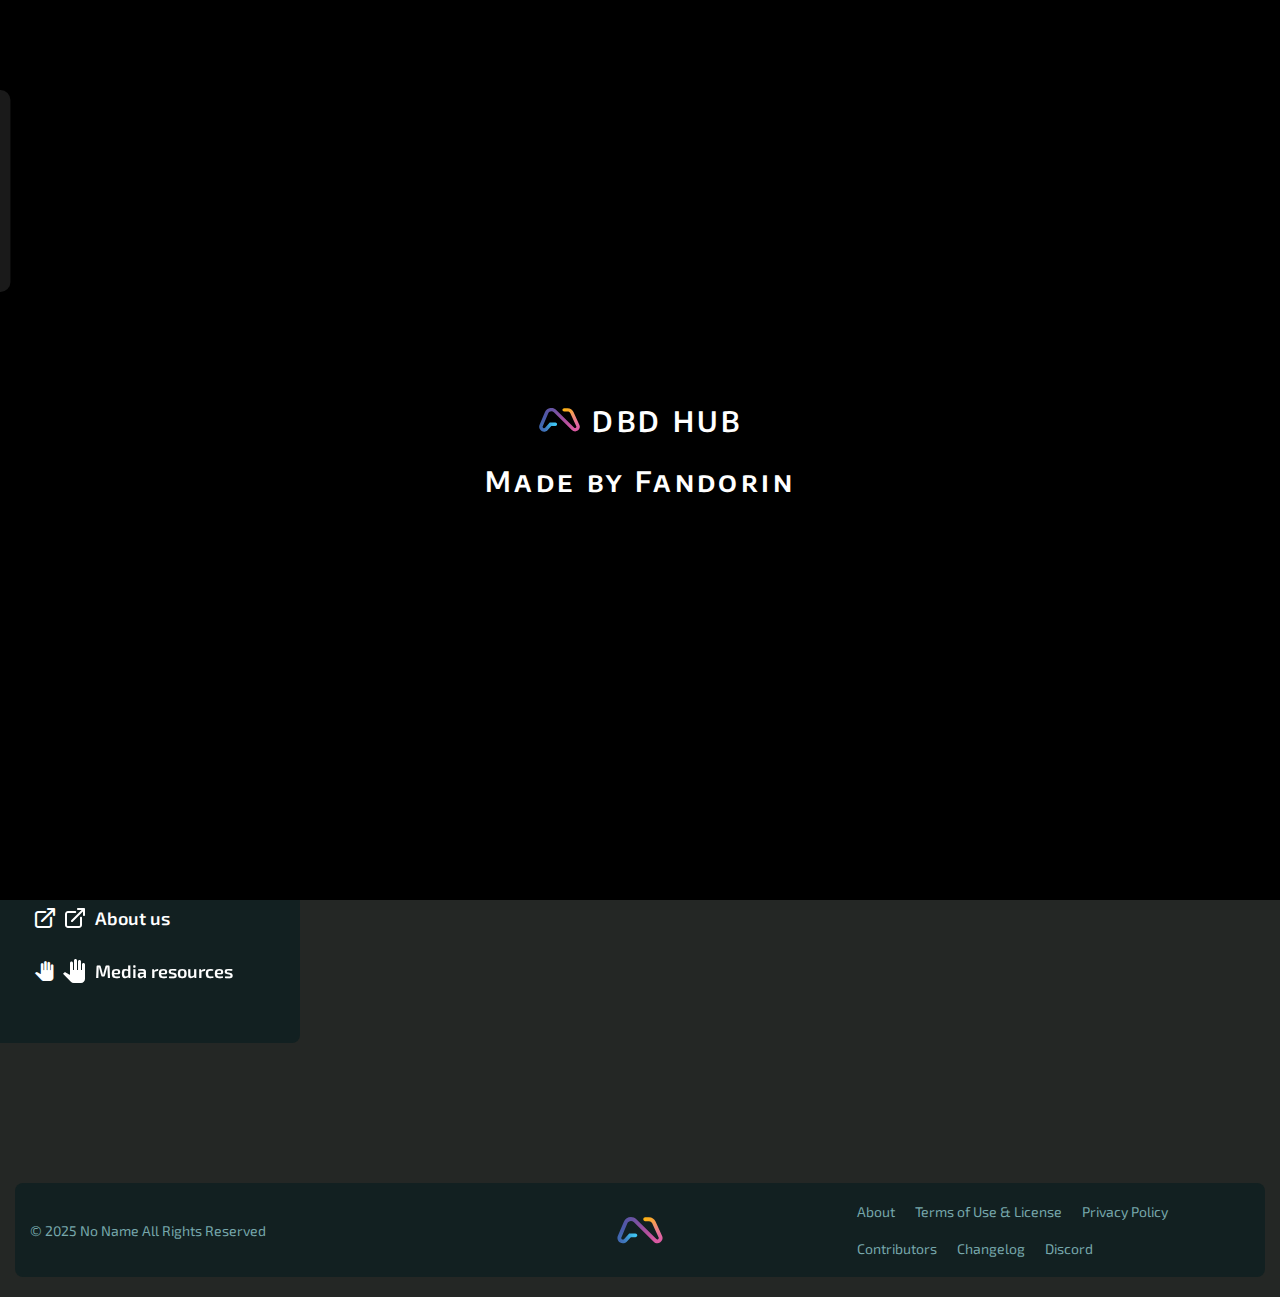
<file: index.html>
<!doctype html>
<html lang="en">
	<head>
		<meta charset="UTF-8">
		<meta name="viewport" content="width=device-width, initial-scale=1.0">
		<link rel="shortcut icon" href="./assets/img/favicon.ico">
		<title>Home Page</title>
		<script type="module" crossorigin="" src="./js/app.min.js?v=1760698091175"></script>
		<link rel="stylesheet" crossorigin="" href="./css/app.min.css?v=1760698091175">
	</head>
	<body data-fls-preloader="true">
		<div class="wrapper">
			<div class="bg-page">
				<img src="./assets/img/bg.jpg" alt="Image">
			</div>
			<header data-fls-header="" class="header">
				<div class="header__container">
					<button data-fls-menu="" class="header__burger">
						<img src="./assets/img/burger-open.svg" alt="icon">
					</button>
					<div class="header__actions">
						<div class="header__search-block search-block">
							<button class="search-block__btn"></button>
							<div class="search-block__body">
								<div class="search-block__body-wrapper">
									<form action="#">
										<input autocomplete="off" type="text" name="search" placeholder="Type...">
										<button type="submit"></button>
									</form>
									<div class="search-block__content-wrapper">
										<div class="search-block__content">
											<div class="search-block__items">
												<a href="#" class="search-block__link">
													<div class="search-block__left-side">
														<h3>Mantle ladder</h3>
														<ul class="search-block__breadcrumbs">
															<li>Legend Tech</li>
															<li>Wraith</li>
															<li>Portal</li>
														</ul>
													</div>
													<div class="search-block__right-side">
														<div class="search-block__usefulness">
															<span>Usefulness:</span>
															<img src="./assets/img/usefulness/signal-four.svg" alt="icon">
														</div>
														<div class="search-block__difficulty">
															<span>Difficulty:</span>
															<div class="hard">hard</div>
														</div>
													</div>
												</a>
												<a href="#" class="search-block__link">
													<div class="search-block__left-side">
														<h3>Punch boost</h3>
														<ul class="search-block__breadcrumbs">
															<li>General Tech</li>
															<li>Wall Tech</li>
															<li>Additional Wall Tech</li>
														</ul>
													</div>
													<div class="search-block__right-side">
														<div class="search-block__usefulness">
															<span>Usefulness:</span>
															<img src="./assets/img/usefulness/signal-two.svg" alt="icon">
														</div>
														<div class="search-block__difficulty">
															<span>Difficulty:</span>
															<div class="easy">easy</div>
														</div>
													</div>
												</a>
											</div>
										</div>
									</div>
								</div>
							</div>
						</div>
						<div class="header__filter filter-header">
							<button type="button" class="filter-header__btn"></button>
							<div class="filter-header__wrapper">
								<div class="filter-header__content">
									<div class="filter-header__switch-row switch-row">
										<div class="switch-row__content">
											<h3>Dark Mode</h3>
										</div>
										<label class="switch">
											<input class="switch__checkbox" type="checkbox" name="switch">
											<div class="switch__slider"></div>
										</label>
									</div>
									<div class="filter-header__box">
										<h3 class="filter-header__title">Layout Settings</h3>
										<div class="filter-header__switch-row switch-row">
											<div class="switch-row__content">
												<h3>Collapsed sidbar</h3>
												<p>
													Hides the tech dropdown menu from 
									the Sidebar. Also fixes it in place on Desktop
												</p>
											</div>
											<label class="switch">
												<input class="switch__checkbox" type="checkbox" name="switch">
												<div class="switch__slider"></div>
											</label>
										</div>
										<div class="filter-header__switch-row switch-row">
											<div class="switch-row__content">
												<h3>Full width text</h3>
												<p>Allow body text to take up the full width 
										of the
										screen.</p>
											</div>
											<label class="switch">
												<input class="switch__checkbox" type="checkbox" name="switch">
												<div class="switch__slider"></div>
											</label>
										</div>
									</div>
									<div class="filter-header__box">
										<h3 class="filter-header__title">Media Settings</h3>
										<div class="filter-header__switch-row switch-row">
											<div class="switch-row__content">
												<h3>Videos autoplay</h3>
												<p>Videos autoplay in Tech and Article pages.</p>
											</div>
											<label class="switch">
												<input class="switch__checkbox" type="checkbox" name="switch">
												<div class="switch__slider"></div>
											</label>
										</div>
										<div class="filter-header__switch-row switch-row">
											<div class="switch-row__content">
												<h3>Catalog video previews</h3>
												<p>Hovering over tech in the the Catalog 
									shows a video preview.</p>
											</div>
											<label class="switch">
												<input class="switch__checkbox" type="checkbox" name="switch">
												<div class="switch__slider"></div>
											</label>
										</div>
										<div class="filter-header__switch-row switch-row">
											<div class="switch-row__content">
												<h3>Dynamic media loading</h3>
												<p>
													Only load media when it is visible 
									on screen, can improve performance.
												</p>
											</div>
											<label class="switch">
												<input class="switch__checkbox" type="checkbox" name="switch">
												<div class="switch__slider"></div>
											</label>
										</div>
									</div>
								</div>
							</div>
						</div>
						<div class="header__languages">
							<a href="#" class="active">EN</a>
							<a href="#" class="">RU</a>
						</div>
					</div>
				</div>
			</header>
			<main class="home">
				<section class="main-gamepad">
					<div class="main-gamepad__inner">
						<aside>
							<div class="aside-wrapper">
								<a class="aside-logo" href="#">
									<img src="./assets/img/logo.svg" alt="logo">
									<span>GAMEPAD</span>
								</a>
								<nav>
									<ul class="menu-pages">
										<li>
											<a href="#">
												<svg xmlns="http://www.w3.org/2000/svg" width="18" height="21" viewbox="0 0 18 21" fill="none">
													<path d="M17 7.00001L11 1.74001C10.45 1.24805 9.7379 0.976074 8.99997 0.976074C8.26204 0.976074 7.54999 1.24805 6.99997 1.74001L0.999973 7.00001C0.682341 7.28408 0.428873 7.63256 0.256445 8.02225C0.0840165 8.41194 -0.00341463 8.83389 -2.72762e-05 9.26001V18C-2.72762e-05 18.7957 0.316043 19.5587 0.878652 20.1213C1.44126 20.6839 2.20432 21 2.99997 21H15C15.7956 21 16.5587 20.6839 17.1213 20.1213C17.6839 19.5587 18 18.7957 18 18V9.25001C18.0019 8.82557 17.9138 8.40555 17.7414 8.01769C17.5691 7.62983 17.3163 7.28296 17 7.00001ZM11 19H6.99997V14C6.99997 13.7348 7.10533 13.4804 7.29287 13.2929C7.4804 13.1054 7.73476 13 7.99997 13H9.99997C10.2652 13 10.5195 13.1054 10.7071 13.2929C10.8946 13.4804 11 13.7348 11 14V19ZM16 18C16 18.2652 15.8946 18.5196 15.7071 18.7071C15.5195 18.8946 15.2652 19 15 19H13V14C13 13.2044 12.6839 12.4413 12.1213 11.8787C11.5587 11.3161 10.7956 11 9.99997 11H7.99997C7.20432 11 6.44126 11.3161 5.87865 11.8787C5.31604 12.4413 4.99997 13.2044 4.99997 14V19H2.99997C2.73476 19 2.4804 18.8946 2.29287 18.7071C2.10533 18.5196 1.99997 18.2652 1.99997 18V9.25001C2.00015 9.10802 2.03057 8.9677 2.08919 8.83839C2.14781 8.70907 2.2333 8.59372 2.33997 8.50001L8.33997 3.25001C8.52246 3.08969 8.75706 3.00127 8.99997 3.00127C9.24288 3.00127 9.47748 3.08969 9.65997 3.25001L15.66 8.50001C15.7666 8.59372 15.8521 8.70907 15.9108 8.83839C15.9694 8.9677 15.9998 9.10802 16 9.25001V18Z" fill="#FF1B06"></path>
												</svg>
												Home
											</a>
										</li>
										<li>
											<a href="#">
												<svg xmlns="http://www.w3.org/2000/svg" width="20" height="20" viewbox="0 0 20 20" fill="none">
													<path d="M19 0H1C0.734784 0 0.48043 0.105357 0.292893 0.292893C0.105357 0.48043 0 0.734784 0 1V19C0 19.2652 0.105357 19.5196 0.292893 19.7071C0.48043 19.8946 0.734784 20 1 20H19C19.2652 20 19.5196 19.8946 19.7071 19.7071C19.8946 19.5196 20 19.2652 20 19V1C20 0.734784 19.8946 0.48043 19.7071 0.292893C19.5196 0.105357 19.2652 0 19 0ZM6 18H2V8H6V18ZM12 18H8V8H12V18ZM18 18H14V8H18V18ZM18 6H2V2H18V6Z" fill="white"></path>
												</svg>
												Techs
											</a>
										</li>
										<li>
											<a href="#">
												<svg xmlns="http://www.w3.org/2000/svg" width="18" height="18" viewbox="0 0 18 18" fill="none">
													<path d="M16 0H2C0.9 0 0 0.9 0 2V16C0 17.1 0.9 18 2 18H16C17.1 18 18 17.1 18 16V2C18 0.9 17.1 0 16 0ZM16 16H2V2H16V16ZM4 7H6V14H4V7ZM8 4H10V14H8V4ZM12 10H14V14H12V10Z" fill="white"></path>
												</svg>
												Perk Tier list
											</a>
										</li>
										<li>
											<a href="#">
												<svg xmlns="http://www.w3.org/2000/svg" width="16" height="20" viewbox="0 0 16 20" fill="none">
													<path d="M4 15C3.80222 15 3.60888 15.0586 3.44443 15.1685C3.27998 15.2784 3.15181 15.4346 3.07612 15.6173C3.00043 15.8 2.98063 16.0011 3.01921 16.1951C3.0578 16.3891 3.15304 16.5673 3.29289 16.7071C3.43275 16.847 3.61093 16.9422 3.80491 16.9808C3.99889 17.0194 4.19996 16.9996 4.38268 16.9239C4.56541 16.8482 4.72159 16.72 4.83147 16.5556C4.94135 16.3911 5 16.1978 5 16C5 15.7348 4.89464 15.4804 4.70711 15.2929C4.51957 15.1054 4.26522 15 4 15ZM4 9C3.80222 9 3.60888 9.05865 3.44443 9.16853C3.27998 9.27841 3.15181 9.43459 3.07612 9.61732C3.00043 9.80004 2.98063 10.0011 3.01921 10.1951C3.0578 10.3891 3.15304 10.5673 3.29289 10.7071C3.43275 10.847 3.61093 10.9422 3.80491 10.9808C3.99889 11.0194 4.19996 10.9996 4.38268 10.9239C4.56541 10.8482 4.72159 10.72 4.83147 10.5556C4.94135 10.3911 5 10.1978 5 10C5 9.73478 4.89464 9.48043 4.70711 9.29289C4.51957 9.10536 4.26522 9 4 9ZM4 3C3.80222 3 3.60888 3.05865 3.44443 3.16853C3.27998 3.27841 3.15181 3.43459 3.07612 3.61732C3.00043 3.80004 2.98063 4.00111 3.01921 4.19509C3.0578 4.38907 3.15304 4.56725 3.29289 4.70711C3.43275 4.84696 3.61093 4.9422 3.80491 4.98079C3.99889 5.01937 4.19996 4.99957 4.38268 4.92388C4.56541 4.84819 4.72159 4.72002 4.83147 4.55557C4.94135 4.39112 5 4.19778 5 4C5 3.73478 4.89464 3.48043 4.70711 3.29289C4.51957 3.10536 4.26522 3 4 3ZM16 3C16 2.20435 15.6839 1.44129 15.1213 0.87868C14.5587 0.316071 13.7956 0 13 0H3C2.20435 0 1.44129 0.316071 0.87868 0.87868C0.316071 1.44129 0 2.20435 0 3V5C0.00441061 5.74005 0.282211 6.45236 0.78 7C0.282211 7.54764 0.00441061 8.25994 0 9V11C0.00441061 11.7401 0.282211 12.4524 0.78 13C0.282211 13.5476 0.00441061 14.2599 0 15V17C0 17.7956 0.316071 18.5587 0.87868 19.1213C1.44129 19.6839 2.20435 20 3 20H13C13.7956 20 14.5587 19.6839 15.1213 19.1213C15.6839 18.5587 16 17.7956 16 17V15C15.9956 14.2599 15.7178 13.5476 15.22 13C15.7178 12.4524 15.9956 11.7401 16 11V9C15.9956 8.25994 15.7178 7.54764 15.22 7C15.7178 6.45236 15.9956 5.74005 16 5V3ZM14 17C14 17.2652 13.8946 17.5196 13.7071 17.7071C13.5196 17.8946 13.2652 18 13 18H3C2.73478 18 2.48043 17.8946 2.29289 17.7071C2.10536 17.5196 2 17.2652 2 17V15C2 14.7348 2.10536 14.4804 2.29289 14.2929C2.48043 14.1054 2.73478 14 3 14H13C13.2652 14 13.5196 14.1054 13.7071 14.2929C13.8946 14.4804 14 14.7348 14 15V17ZM14 11C14 11.2652 13.8946 11.5196 13.7071 11.7071C13.5196 11.8946 13.2652 12 13 12H3C2.73478 12 2.48043 11.8946 2.29289 11.7071C2.10536 11.5196 2 11.2652 2 11V9C2 8.73478 2.10536 8.48043 2.29289 8.29289C2.48043 8.10536 2.73478 8 3 8H13C13.2652 8 13.5196 8.10536 13.7071 8.29289C13.8946 8.48043 14 8.73478 14 9V11ZM14 5C14 5.26522 13.8946 5.51957 13.7071 5.70711C13.5196 5.89464 13.2652 6 13 6H3C2.73478 6 2.48043 5.89464 2.29289 5.70711C2.10536 5.51957 2 5.26522 2 5V3C2 2.73478 2.10536 2.48043 2.29289 2.29289C2.48043 2.10536 2.73478 2 3 2H13C13.2652 2 13.5196 2.10536 13.7071 2.29289C13.8946 2.48043 14 2.73478 14 3V5Z" fill="white"></path>
												</svg>
												Tiles
											</a>
										</li>
										<li>
											<a href="#">
												<svg xmlns="http://www.w3.org/2000/svg" width="20" height="20" viewbox="0 0 20 20" fill="none">
													<path d="M2 4H0V18C0 19.1 0.9 20 2 20H16V18H2V4ZM18 0H6C4.9 0 4 0.9 4 2V14C4 15.1 4.9 16 6 16H18C19.1 16 20 15.1 20 14V2C20 0.9 19.1 0 18 0ZM18 14H6V2H18V14ZM8 7H16V9H8V7ZM8 10H12V12H8V10ZM8 4H16V6H8V4Z" fill="white"></path>
												</svg>
												Totem/Gen spawn
											</a>
										</li>
										<li>
											<a href="#">
												<svg xmlns="http://www.w3.org/2000/svg" width="20" height="21" viewbox="0 0 20 21" fill="none">
													<path d="M10.5 7H9.00001V13L13.75 15.85L14.5 14.62L10.5 12.25V7ZM15.337 0.809998L19.944 4.655L18.664 6.19L14.054 2.347L15.337 0.809998ZM4.66301 0.809998L5.94501 2.346L1.33701 6.19L0.0570068 4.654L4.66301 0.809998ZM10 3C5.03001 3 1.00001 7.03 1.00001 12C1.00001 16.97 5.03001 21 10 21C14.97 21 19 16.97 19 12C19 7.03 14.97 3 10 3ZM10 19C6.14001 19 3.00001 15.86 3.00001 12C3.00001 8.14 6.14001 5 10 5C13.86 5 17 8.14 17 12C17 15.86 13.86 19 10 19Z" fill="white"></path>
												</svg>
												Clocks
											</a>
										</li>
										<li>
											<a href="#">
												<svg xmlns="http://www.w3.org/2000/svg" width="18" height="18" viewbox="0 0 18 18" fill="none">
													<path d="M0 14V16H6V14H0ZM0 2V4H10V2H0ZM10 18V16H18V14H10V12H8V18H10ZM4 6V8H0V10H4V12H6V6H4ZM18 10V8H8V10H18ZM12 6H14V4H18V2H14V0H12V6Z" fill="white"></path>
												</svg>
												Settings
											</a>
										</li>
									</ul>
									<ul class="menu-info">
										<li>
											<a href="#">
												<svg xmlns="http://www.w3.org/2000/svg" width="20" height="20" viewbox="0 0 20 20" fill="none">
													<path d="M9.29 13.29C9.247 13.3375 9.20693 13.3876 9.17 13.44C9.13216 13.4957 9.10189 13.5563 9.08 13.62C9.05117 13.6767 9.03095 13.7374 9.02001 13.8C9.0151 13.8666 9.0151 13.9334 9.02001 14C9.01663 14.1312 9.04402 14.2613 9.10001 14.38C9.14492 14.5041 9.21657 14.6168 9.30989 14.7101C9.40321 14.8034 9.51591 14.8751 9.64001 14.92C9.75971 14.9729 9.88913 15.0002 10.02 15.0002C10.1509 15.0002 10.2803 14.9729 10.4 14.92C10.5241 14.8751 10.6368 14.8034 10.7301 14.7101C10.8234 14.6168 10.8951 14.5041 10.94 14.38C10.9844 14.2584 11.0048 14.1294 11 14C11.0008 13.8684 10.9755 13.7379 10.9258 13.6161C10.876 13.4943 10.8027 13.3834 10.71 13.29C10.617 13.1963 10.5064 13.1219 10.3846 13.0711C10.2627 13.0203 10.132 12.9942 10 12.9942C9.86799 12.9942 9.73729 13.0203 9.61543 13.0711C9.49357 13.1219 9.38297 13.1963 9.29 13.29ZM10 0C8.02219 0 6.08879 0.58649 4.4443 1.6853C2.79981 2.78412 1.51809 4.3459 0.761209 6.17317C0.00433284 8.00043 -0.193701 10.0111 0.192152 11.9509C0.578004 13.8907 1.53041 15.6725 2.92894 17.0711C4.32746 18.4696 6.10929 19.422 8.0491 19.8079C9.98891 20.1937 11.9996 19.9957 13.8268 19.2388C15.6541 18.4819 17.2159 17.2002 18.3147 15.5557C19.4135 13.9112 20 11.9778 20 10C20 8.68678 19.7413 7.38642 19.2388 6.17317C18.7363 4.95991 17.9997 3.85752 17.0711 2.92893C16.1425 2.00035 15.0401 1.26375 13.8268 0.761205C12.6136 0.258658 11.3132 0 10 0ZM10 18C8.41775 18 6.87104 17.5308 5.55544 16.6518C4.23985 15.7727 3.21447 14.5233 2.60897 13.0615C2.00347 11.5997 1.84504 9.99113 2.15372 8.43928C2.4624 6.88743 3.22433 5.46197 4.34315 4.34315C5.46197 3.22433 6.88743 2.4624 8.43928 2.15372C9.99113 1.84504 11.5997 2.00346 13.0615 2.60896C14.5233 3.21447 15.7727 4.23984 16.6518 5.55544C17.5308 6.87103 18 8.41775 18 10C18 12.1217 17.1572 14.1566 15.6569 15.6569C14.1566 17.1571 12.1217 18 10 18ZM10 5C9.47307 4.99966 8.95534 5.13812 8.49891 5.40144C8.04249 5.66476 7.66347 6.04366 7.4 6.5C7.32765 6.61382 7.27907 6.7411 7.25718 6.87418C7.23529 7.00726 7.24055 7.14339 7.27263 7.27439C7.30472 7.40538 7.36297 7.52854 7.44389 7.63643C7.52481 7.74433 7.62671 7.83475 7.74348 7.90224C7.86024 7.96974 7.98945 8.01292 8.12334 8.02918C8.25722 8.04544 8.39301 8.03445 8.52254 7.99688C8.65207 7.9593 8.77266 7.89591 8.87705 7.81052C8.98145 7.72513 9.06749 7.6195 9.13 7.5C9.21811 7.3474 9.34497 7.22078 9.49775 7.13298C9.65053 7.04518 9.82379 6.9993 10 7C10.2652 7 10.5196 7.10536 10.7071 7.29289C10.8946 7.48043 11 7.73478 11 8C11 8.26522 10.8946 8.51957 10.7071 8.70711C10.5196 8.89464 10.2652 9 10 9C9.73479 9 9.48043 9.10536 9.2929 9.29289C9.10536 9.48043 9 9.73478 9 10V11C9 11.2652 9.10536 11.5196 9.2929 11.7071C9.48043 11.8946 9.73479 12 10 12C10.2652 12 10.5196 11.8946 10.7071 11.7071C10.8946 11.5196 11 11.2652 11 11V10.82C11.6614 10.58 12.2174 10.1152 12.5708 9.50687C12.9242 8.89851 13.0525 8.18529 12.9334 7.49189C12.8143 6.79849 12.4552 6.16902 11.919 5.71352C11.3828 5.25801 10.7035 5.00546 10 5Z" fill="white"></path>
												</svg>
												FAQ & Help
											</a>
										</li>
										<li>
											<a href="#">
												<svg xmlns="http://www.w3.org/2000/svg" width="20" height="20" viewbox="0 0 20 20" fill="none">
													<path d="M16 8.82C15.7348 8.82 15.4804 8.92536 15.2929 9.11289C15.1054 9.30043 15 9.55478 15 9.82V17C15 17.2652 14.8946 17.5196 14.7071 17.7071C14.5196 17.8946 14.2652 18 14 18H3C2.73478 18 2.48043 17.8946 2.29289 17.7071C2.10536 17.5196 2 17.2652 2 17V6C2 5.73478 2.10536 5.48043 2.29289 5.29289C2.48043 5.10536 2.73478 5 3 5H10.18C10.4452 5 10.6996 4.89464 10.8871 4.70711C11.0746 4.51957 11.18 4.26522 11.18 4C11.18 3.73478 11.0746 3.48043 10.8871 3.29289C10.6996 3.10536 10.4452 3 10.18 3H3C2.20435 3 1.44129 3.31607 0.87868 3.87868C0.316071 4.44129 0 5.20435 0 6V17C0 17.7956 0.316071 18.5587 0.87868 19.1213C1.44129 19.6839 2.20435 20 3 20H14C14.7956 20 15.5587 19.6839 16.1213 19.1213C16.6839 18.5587 17 17.7956 17 17V9.82C17 9.55478 16.8946 9.30043 16.7071 9.11289C16.5196 8.92536 16.2652 8.82 16 8.82ZM19.92 0.62C19.8185 0.375651 19.6243 0.181475 19.38 0.0799999C19.2598 0.028759 19.1307 0.00157999 19 0H13C12.7348 0 12.4804 0.105357 12.2929 0.292893C12.1054 0.48043 12 0.734784 12 1C12 1.26522 12.1054 1.51957 12.2929 1.70711C12.4804 1.89464 12.7348 2 13 2H16.59L6.29 12.29C6.19627 12.383 6.12188 12.4936 6.07111 12.6154C6.02034 12.7373 5.9942 12.868 5.9942 13C5.9942 13.132 6.02034 13.2627 6.07111 13.3846C6.12188 13.5064 6.19627 13.617 6.29 13.71C6.38296 13.8037 6.49356 13.8781 6.61542 13.9289C6.73728 13.9797 6.86799 14.0058 7 14.0058C7.13201 14.0058 7.26272 13.9797 7.38458 13.9289C7.50644 13.8781 7.61704 13.8037 7.71 13.71L18 3.41V7C18 7.26522 18.1054 7.51957 18.2929 7.70711C18.4804 7.89464 18.7348 8 19 8C19.2652 8 19.5196 7.89464 19.7071 7.70711C19.8946 7.51957 20 7.26522 20 7V1C19.9984 0.869323 19.9712 0.740222 19.92 0.62Z" fill="white"></path>
												</svg>
												About us
											</a>
										</li>
										<li>
											<a href="#">
												<svg xmlns="http://www.w3.org/2000/svg" width="22" height="24" viewbox="0 0 22 24" fill="none">
													<path d="M22 5.5V20C22 22.2 20.2 24 18 24H10.7C9.62 24 8.6 23.57 7.85 22.81L0 14.83C0 14.83 1.26 13.6 1.3 13.58C1.52 13.39 1.79 13.29 2.09 13.29C2.31 13.29 2.51 13.35 2.69 13.45C2.73 13.46 7 15.91 7 15.91V4C7 3.17 7.67 2.5 8.5 2.5C9.33 2.5 10 3.17 10 4V11H11V1.5C11 0.67 11.67 0 12.5 0C13.33 0 14 0.67 14 1.5V11H15V2.5C15 1.67 15.67 1 16.5 1C17.33 1 18 1.67 18 2.5V11H19V5.5C19 4.67 19.67 4 20.5 4C21.33 4 22 4.67 22 5.5Z" fill="white"></path>
												</svg>
												Media resources
											</a>
										</li>
									</ul>
								</nav>
							</div>
							<button type="button" data-fls-menu="" class="aside-close"></button>
						</aside>
						<div class="main-gamepad__container">
							<div class="main-gamepad__header">
								<a href="#" class="main-gamepad__logo">
									<img src="./assets/img/logo.svg" alt="logo">
									<span>GAMEPAD</span>
								</a>
								<a href="#" class="main-gamepad__link">
									<span>Website Tutorial</span>
								</a>
							</div>
							<div class="main-gamepad__items">
								<a href="#" class="main-gamepad__article">
									<div class="main-gamepad__decore">
										<svg>
											<mask id="icon-mask">
												<use xlink:href="./assets/img/spritemap.svg#sprite-decore" fill="white"></use>
											</mask>
											<!-- Выводи цвет в теге <use> в свойство: fill -->
											<use xlink:href="./assets/img/spritemap.svg#sprite-decore" fill="#FF7337"></use>
											<!-- Выводи цвет в теге <use> в свойство: fill -->
											<image href="./assets/img/bg-decore.png" width="100%" height="100%" style="object-fit: cover;" mask="url(#icon-mask)"></image>
										</svg>
										<img class="main-gamepad__icon" src="./assets/img/main-items/icons/01.svg" alt="Image">
									</div>
									<div class="main-gamepad__image">
										<img src="./assets/img/main-items/image.jpg" alt="Image">
									</div>
									<span>Tap strafe</span>
								</a>
								<a href="#" class="main-gamepad__article">
									<div class="main-gamepad__decore">
										<svg>
											<mask id="icon-mask">
												<use xlink:href="./assets/img/spritemap.svg#sprite-decore" fill="white"></use>
											</mask>
											<!-- Выводи цвет в теге <use> в свойство: fill -->
											<use xlink:href="./assets/img/spritemap.svg#sprite-decore" fill="#029C9A"></use>
											<!-- Выводи цвет в теге <use> в свойство: fill -->
											<image href="./assets/img/bg-decore.png" width="100%" height="100%" style="object-fit: cover;" mask="url(#icon-mask)"></image>
										</svg>
										<img class="main-gamepad__icon" src="./assets/img/main-items/icons/02.svg" alt="Image">
									</div>
									<div class="main-gamepad__image">
										<img src="./assets/img/main-items/image.jpg" alt="Image">
									</div>
									<span>Mantle jump</span>
								</a>
								<a href="#" class="main-gamepad__article">
									<div class="main-gamepad__decore">
										<svg>
											<mask id="icon-mask">
												<use xlink:href="./assets/img/spritemap.svg#sprite-decore" fill="white"></use>
											</mask>
											<!-- Выводи цвет в теге <use> в свойство: fill -->
											<use xlink:href="./assets/img/spritemap.svg#sprite-decore" fill="#FC0"></use>
											<!-- Выводи цвет в теге <use> в свойство: fill -->
											<image href="./assets/img/bg-decore.png" width="100%" height="100%" style="object-fit: cover;" mask="url(#icon-mask)"></image>
										</svg>
										<img class="main-gamepad__icon" src="./assets/img/main-items/icons/03.svg" alt="Image">
									</div>
									<div class="main-gamepad__image">
										<img src="./assets/img/main-items/image.jpg" alt="Image">
									</div>
									<span>Superglide</span>
								</a>
								<a href="#" class="main-gamepad__article">
									<div class="main-gamepad__decore">
										<svg>
											<mask id="icon-mask">
												<use xlink:href="./assets/img/spritemap.svg#sprite-decore" fill="white"></use>
											</mask>
											<!-- Выводи цвет в теге <use> в свойство: fill -->
											<use xlink:href="./assets/img/spritemap.svg#sprite-decore" fill="#91E2AD"></use>
											<!-- Выводи цвет в теге <use> в свойство: fill -->
											<image href="./assets/img/bg-decore.png" width="100%" height="100%" style="object-fit: cover;" mask="url(#icon-mask)"></image>
										</svg>
										<img class="main-gamepad__icon" src="./assets/img/main-items/icons/04.svg" alt="Image">
									</div>
									<div class="main-gamepad__image">
										<img src="./assets/img/main-items/image.jpg" alt="Image">
									</div>
									<span>Wallbounce</span>
								</a>
								<a href="#" class="main-gamepad__article">
									<div class="main-gamepad__decore">
										<svg>
											<mask id="icon-mask">
												<use xlink:href="./assets/img/spritemap.svg#sprite-decore" fill="white"></use>
											</mask>
											<!-- Выводи цвет в теге <use> в свойство: fill -->
											<use xlink:href="./assets/img/spritemap.svg#sprite-decore" fill="#F7929A"></use>
											<!-- Выводи цвет в теге <use> в свойство: fill -->
											<image href="./assets/img/bg-decore.png" width="100%" height="100%" style="object-fit: cover;" mask="url(#icon-mask)"></image>
										</svg>
										<img class="main-gamepad__icon" src="./assets/img/main-items/icons/05.svg" alt="Image">
									</div>
									<div class="main-gamepad__image">
										<img src="./assets/img/main-items/image.jpg" alt="Image">
									</div>
									<span>Strafe</span>
								</a>
								<a href="#" class="main-gamepad__main-article">
									<span>About us</span>
									<p>Catalog with every document movement tech in Apex Legends.</p>
								</a>
								<a href="#" class="main-gamepad__article">
									<div class="main-gamepad__decore">
										<svg>
											<mask id="icon-mask">
												<use xlink:href="./assets/img/spritemap.svg#sprite-decore" fill="white"></use>
											</mask>
											<!-- Выводи цвет в теге <use> в свойство: fill -->
											<use xlink:href="./assets/img/spritemap.svg#sprite-decore" fill="#FF1B06"></use>
											<!-- Выводи цвет в теге <use> в свойство: fill -->
											<image href="./assets/img/bg-decore.png" width="100%" height="100%" style="object-fit: cover;" mask="url(#icon-mask)"></image>
										</svg>
										<img class="main-gamepad__icon" src="./assets/img/main-items/icons/06.svg" alt="Image">
									</div>
									<div class="main-gamepad__image">
										<img src="./assets/img/main-items/image.jpg" alt="Image">
									</div>
									<span>Gravity Cannons</span>
								</a>
								<a href="#" class="main-gamepad__article">
									<div class="main-gamepad__decore">
										<svg>
											<mask id="icon-mask">
												<use xlink:href="./assets/img/spritemap.svg#sprite-decore" fill="white"></use>
											</mask>
											<!-- Выводи цвет в теге <use> в свойство: fill -->
											<use xlink:href="./assets/img/spritemap.svg#sprite-decore" fill="#63DCFF"></use>
											<!-- Выводи цвет в теге <use> в свойство: fill -->
											<image href="./assets/img/bg-decore.png" width="100%" height="100%" style="object-fit: cover;" mask="url(#icon-mask)"></image>
										</svg>
										<img class="main-gamepad__icon" src="./assets/img/main-items/icons/07.svg" alt="Image">
									</div>
									<div class="main-gamepad__image">
										<img src="./assets/img/main-items/image.jpg" alt="Image">
									</div>
									<span>Octane</span>
								</a>
								<a href="#" class="main-gamepad__article">
									<div class="main-gamepad__decore">
										<svg>
											<mask id="icon-mask">
												<use xlink:href="./assets/img/spritemap.svg#sprite-decore" fill="white"></use>
											</mask>
											<!-- Выводи цвет в теге <use> в свойство: fill -->
											<use xlink:href="./assets/img/spritemap.svg#sprite-decore" fill="#858CF5"></use>
											<!-- Выводи цвет в теге <use> в свойство: fill -->
											<image href="./assets/img/bg-decore.png" width="100%" height="100%" style="object-fit: cover;" mask="url(#icon-mask)"></image>
										</svg>
										<img class="main-gamepad__icon" src="./assets/img/main-items/icons/08.svg" alt="Image">
									</div>
									<div class="main-gamepad__image">
										<img src="./assets/img/main-items/image.jpg" alt="Image">
									</div>
									<span>Revenant</span>
								</a>
								<a href="#" class="main-gamepad__article">
									<div class="main-gamepad__decore">
										<svg>
											<mask id="icon-mask">
												<use xlink:href="./assets/img/spritemap.svg#sprite-decore" fill="white"></use>
											</mask>
											<!-- Выводи цвет в теге <use> в свойство: fill -->
											<use xlink:href="./assets/img/spritemap.svg#sprite-decore" fill="#1FB3FB"></use>
											<!-- Выводи цвет в теге <use> в свойство: fill -->
											<image href="./assets/img/bg-decore.png" width="100%" height="100%" style="object-fit: cover;" mask="url(#icon-mask)"></image>
										</svg>
										<img class="main-gamepad__icon" src="./assets/img/main-items/icons/09.svg" alt="Image">
									</div>
									<div class="main-gamepad__image">
										<img src="./assets/img/main-items/image.jpg" alt="Image">
									</div>
									<span>Lifeline</span>
								</a>
								<a href="#" class="main-gamepad__article">
									<div class="main-gamepad__decore">
										<svg>
											<mask id="icon-mask">
												<use xlink:href="./assets/img/spritemap.svg#sprite-decore" fill="white"></use>
											</mask>
											<!-- Выводи цвет в теге <use> в свойство: fill -->
											<use xlink:href="./assets/img/spritemap.svg#sprite-decore" fill="#CC5EFF"></use>
											<!-- Выводи цвет в теге <use> в свойство: fill -->
											<image href="./assets/img/bg-decore.png" width="100%" height="100%" style="object-fit: cover;" mask="url(#icon-mask)"></image>
										</svg>
										<img class="main-gamepad__icon" src="./assets/img/main-items/icons/10.svg" alt="Image">
									</div>
									<div class="main-gamepad__image">
										<img src="./assets/img/main-items/image.jpg" alt="Image">
									</div>
									<span>Ash</span>
								</a>
							</div>
						</div>
					</div>
				</section>
			</main>
			<footer data-fls-footer="" class="footer">
				<div class="footer__container">
					<div class="footer__rights">© 2025 No Name All Rights Reserved</div>
					<a href="#" class="footer__logo">
						<img src="./assets/img/logo.svg" alt="logo">
					</a>
					<nav class="footer__menu">
						<ul>
							<li>
								<a href="#">About</a>
							</li>
							<li>
								<a href="#">Terms of Use & License</a>
							</li>
							<li>
								<a href="#">Privacy Policy</a>
							</li>
							<li>
								<a href="#">Contributors</a>
							</li>
							<li>
								<a href="#">Changelog</a>
							</li>
							<li>
								<a href="#">Discord</a>
							</li>
						</ul>
					</nav>
				</div>
			</footer>
		</div>
		<div class="preloader">
			<div class="preloader__lines">
				<div class="preloader__line"></div>
				<div class="preloader__line"></div>
				<div class="preloader__line"></div>
			</div>
			<div class="preloader__container">
				<div class="preloader__image">
					<img src="./assets/img/logo.svg" alt="logo">
					<span class="chars">DBD HUB</span>
				</div>
				<div class="preloader__text">Made by Fandorin</div>
			</div>
		</div>
		<ul id="fls-dev-panel">
			<li>
				<a href="single.html">single</a>
			</li>
			<li>
				<a href="range.html">range</a>
			</li>
			<li>
				<a href="posts.html">posts</a>
			</li>
			<li>
				<a href="media.html">media</a>
			</li>
			<li>
				<a href="items.html">items</a>
			</li>
			<li>
				<a href="index.html">index</a>
			</li>
			<li>
				<a href="404.html">404</a>
			</li>
		</ul>
		<style>
			#fls-dev-panel{
				position: fixed;
				left: 10px;
				padding: 15px 25px 15px 15px;
				border-radius: 0 10px 10px 0;
				top: 10%;
				color: #ffffff;
				background-color: rgba(51, 51, 51, 0.5);
				transform: translate(-100%, 0px);
				max-height: 80svh;
				overflow: auto;
				transition: all 300ms;
				z-index: 9999;
				font-family: Arial, "Helvetica Neue", Helvetica, sans-serif;
			}
			#fls-dev-panel li{
				list-style:none;
			}
			#fls-dev-panel hr{
				border-bottom: 1px solid;
			}
			#fls-dev-panel:hover{
				left: 0px;
				transform: translate(0, 0);
			}
			#fls-dev-panel a{
				text-decoration: none;
				color: inherit;
			}
			#fls-dev-panel a:hover {
				text-decoration: underline;
			}
			#fls-dev-panel li:not(:last-child) {
				margin-bottom: 10px;
			}
		</style>
	</body>
</html>
</file>
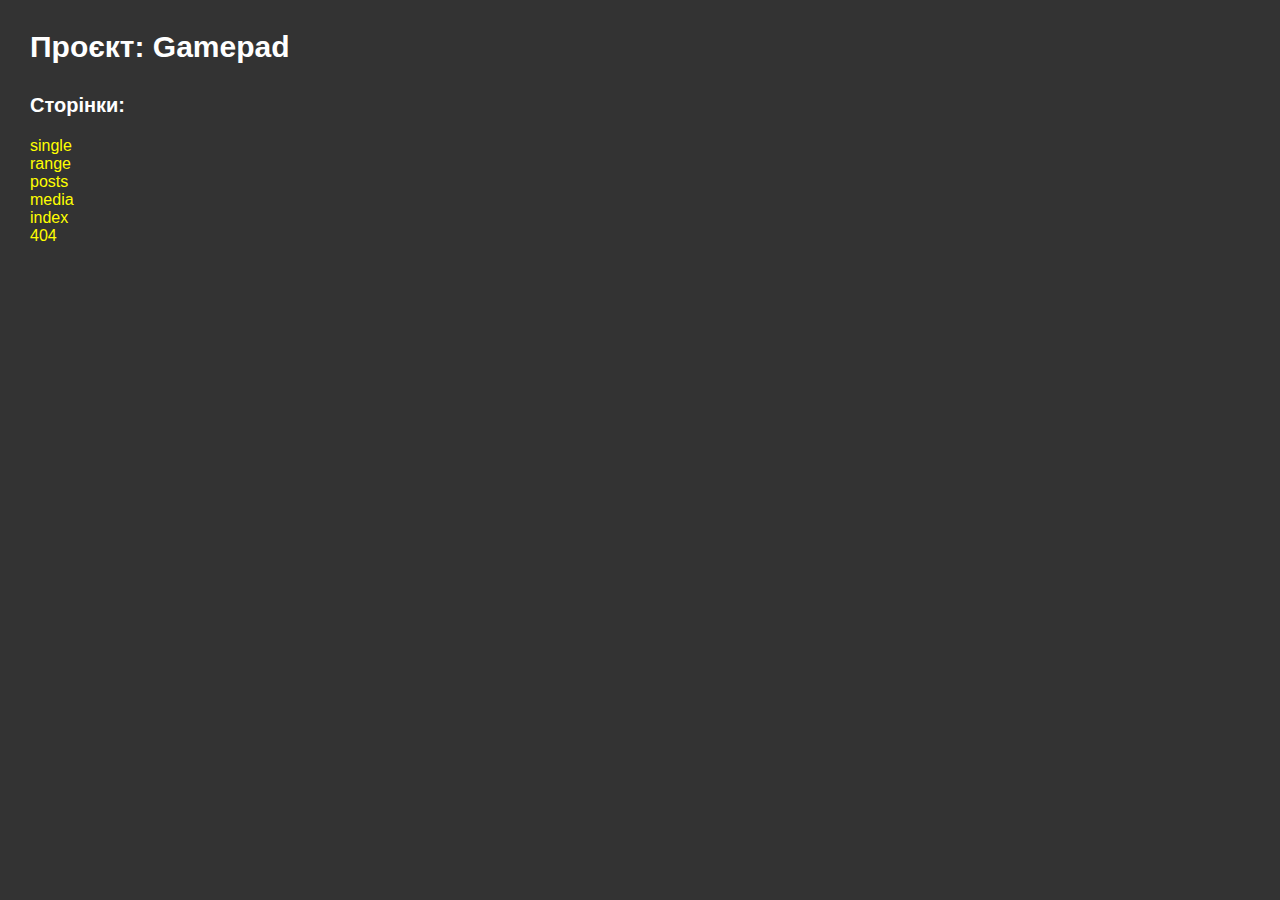
<file: gamepad.html>
<!DOCTYPE html>
<html lang="ua">
	<head>
		<meta charset="UTF-8">
		<meta name="viewport" content="width=device-width, initial-scale=1.0">
		<meta name="robots" content="noindex, nofollow">
		<title>Проєкт: Gamepad</title>
		<style>
			*,
			*::before,
			*::after {
				box-sizing: border-box;
				margin: 0;
				padding: 0;
				bottom: 0;
			}
			ul li{
				list-style: none;
			}
			a{
				text-decoration: none;
				color: inherit;
			}
			body,
			html {
				height: 100%;
			}
			body {
				font-family: Arial, "Helvetica Neue", Helvetica, sans-serif;
				background-color: #333;
				color: #fff;
			}
			.wrapper {
				min-height: 100%;
				display: flex;
				flex-direction: column;
			}
			.wrapper > main {
				flex-grow: 1;
			}
			.projectpage {
				padding: 30px;
			}
			.projectpage__title {
				font-size: 30px;
				margin-bottom: 30px;
			}
			.projectpage__sub-title {
				font-size: 20px;
				margin-bottom: 20px;
			}
			.projectpage__list {
			}
			.projectpage__list li {
			}
			.projectpage__list a {
				color: yellow;
			}
			.projectpage__list a:hover {
			}
		</style>
	</head>
	<body>
		<div class="wrapper">
			<header class="header"></header>
			<main class="projectpage">
				<h1 class="projectpage__title">Проєкт: Gamepad</h1>
				<h2 class="projectpage__sub-title">Сторінки:</h2>
				<ul class="projectpage__list">
					
<li><a target="_blank" href="single.html">single</a></li>
<li><a target="_blank" href="range.html">range</a></li>
<li><a target="_blank" href="posts.html">posts</a></li>
<li><a target="_blank" href="media.html">media</a></li>
<li><a target="_blank" href="index.html">index</a></li>
<li><a target="_blank" href="404.html">404</a></li>
				</ul>
			</main>
			<footer class="footer"></footer>
		</div>
	</body>
</html>
</file>
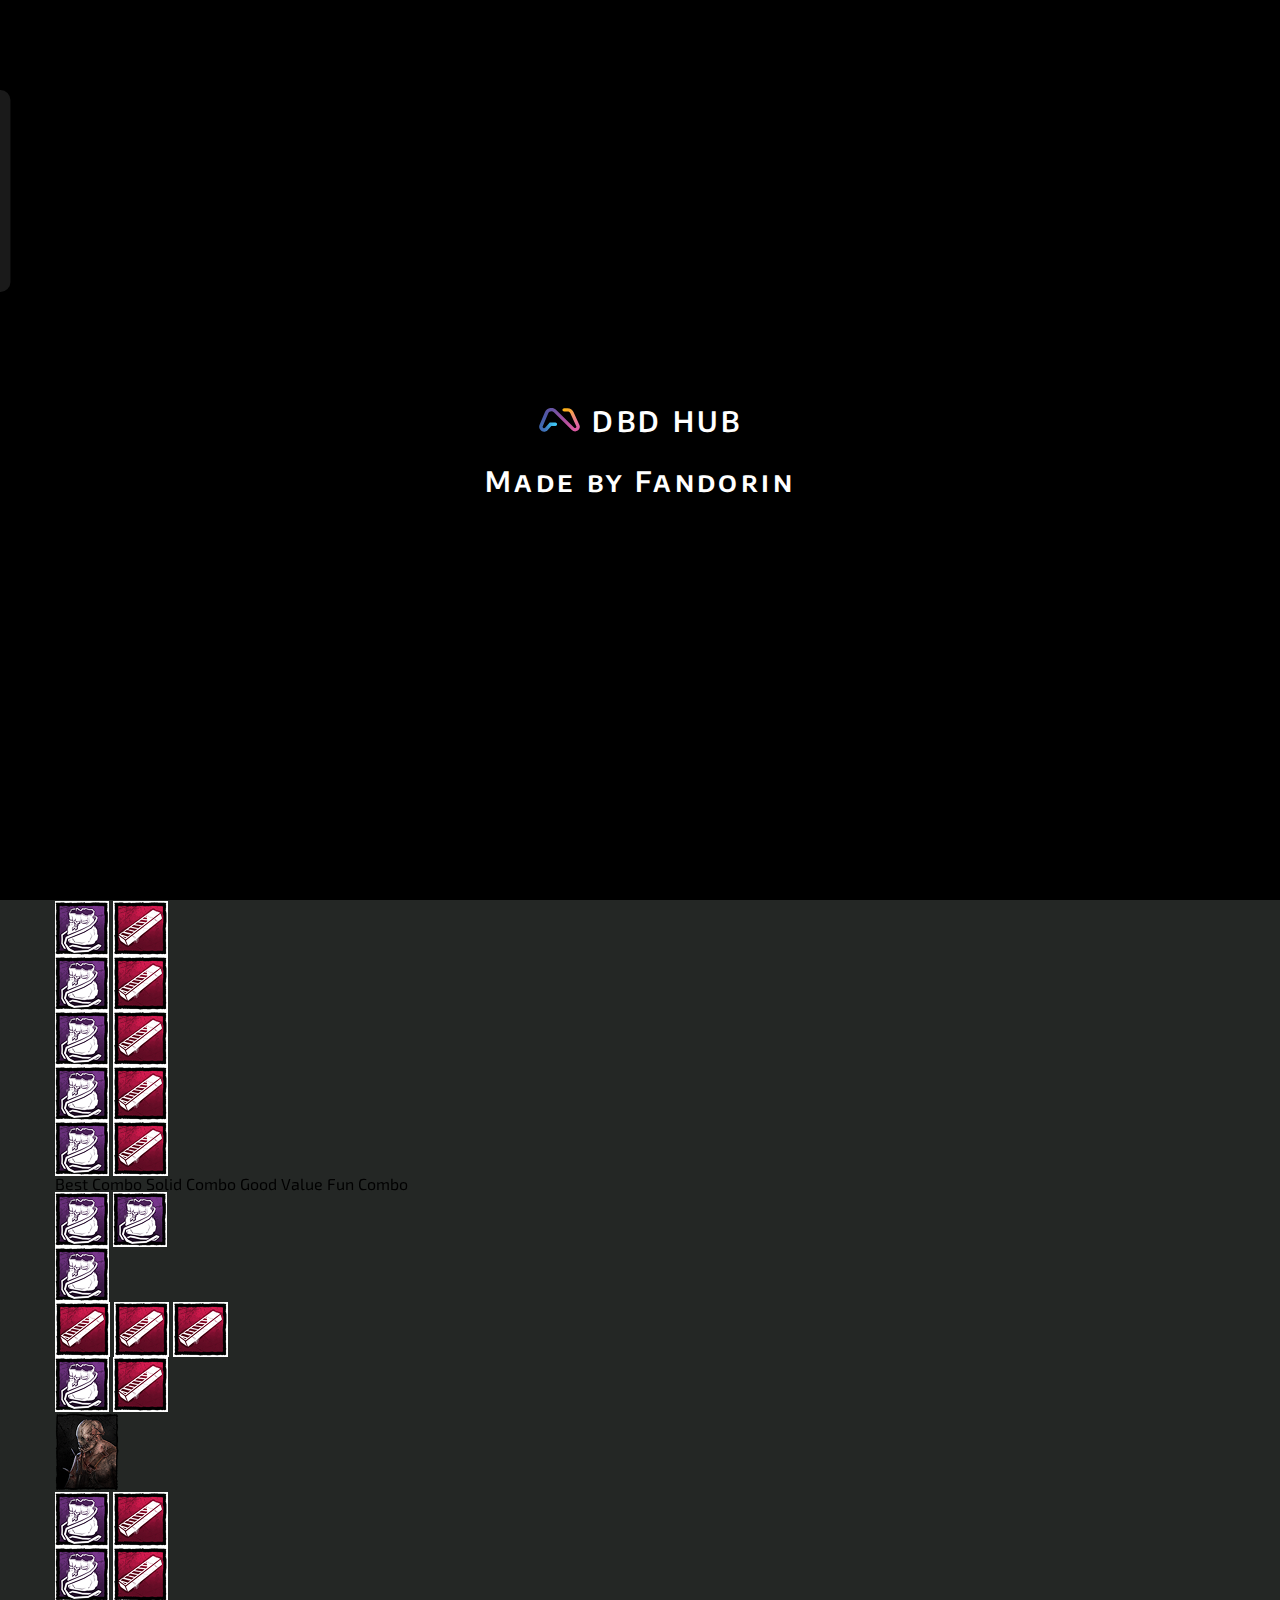
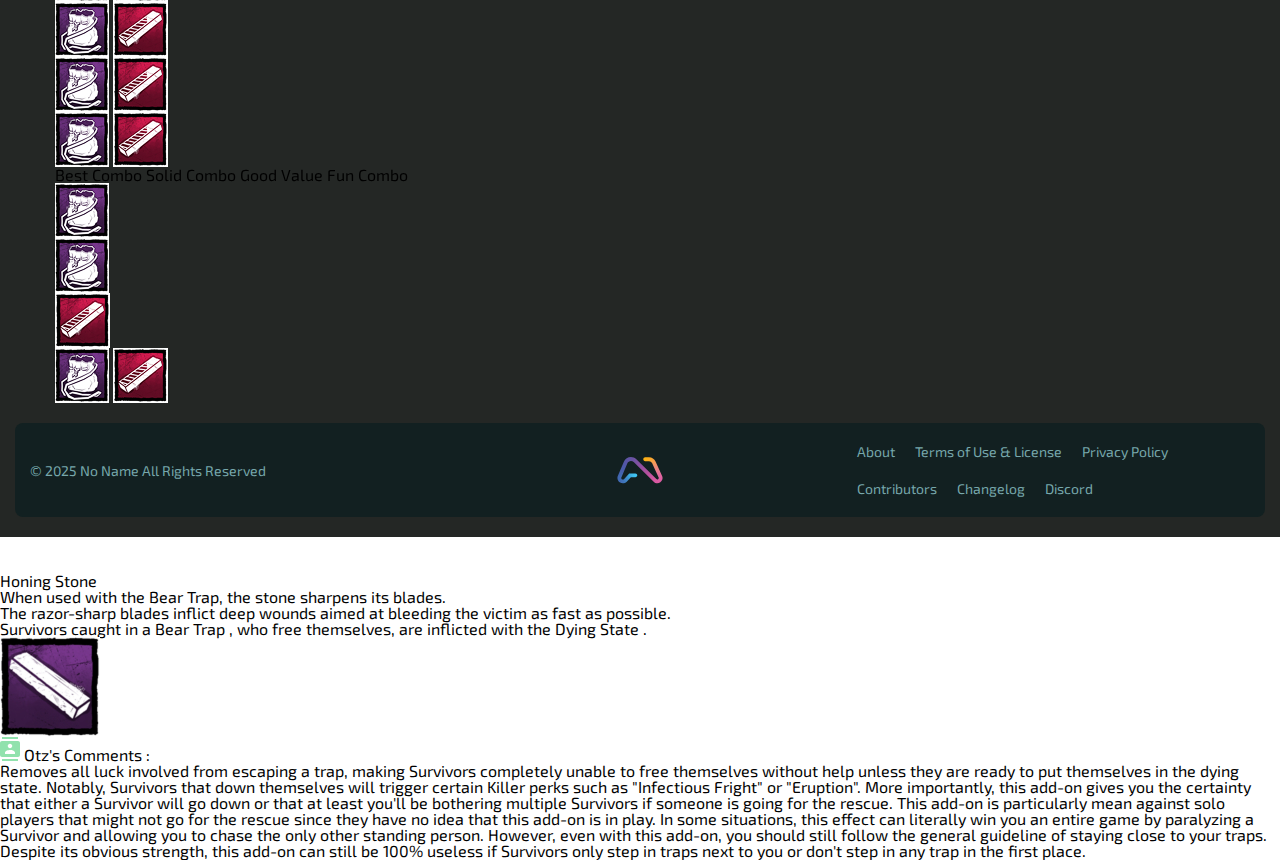
<file: items.html>
<!doctype html>
<html lang="en">
	<head>
		<meta charset="UTF-8">
		<meta name="viewport" content="width=device-width, initial-scale=1.0">
		<link rel="shortcut icon" href="./assets/img/favicon.ico">
		<title>Home Page</title>
		<script type="module" crossorigin="" src="./js/app.min.js?v=1760698091181"></script>
		<link rel="stylesheet" crossorigin="" href="./css/app.min.css?v=1760698091181">
	</head>
	<body data-fls-preloader="true">
		<div class="wrapper">
			<div class="bg-page">
				<img src="./assets/img/bg.jpg" alt="Image">
			</div>
			<header data-fls-header="" class="header">
				<div class="header__container">
					<button data-fls-menu="" class="header__burger">
						<img src="./assets/img/burger-open.svg" alt="icon">
					</button>
					<div class="header__actions">
						<div class="header__search-block search-block">
							<button class="search-block__btn"></button>
							<div class="search-block__body">
								<div class="search-block__body-wrapper">
									<form action="#">
										<input autocomplete="off" type="text" name="search" placeholder="Type...">
										<button type="submit"></button>
									</form>
									<div class="search-block__content-wrapper">
										<div class="search-block__content">
											<div class="search-block__items">
												<a href="#" class="search-block__link">
													<div class="search-block__left-side">
														<h3>Mantle ladder</h3>
														<ul class="search-block__breadcrumbs">
															<li>Legend Tech</li>
															<li>Wraith</li>
															<li>Portal</li>
														</ul>
													</div>
													<div class="search-block__right-side">
														<div class="search-block__usefulness">
															<span>Usefulness:</span>
															<img src="./assets/img/usefulness/signal-four.svg" alt="icon">
														</div>
														<div class="search-block__difficulty">
															<span>Difficulty:</span>
															<div class="hard">hard</div>
														</div>
													</div>
												</a>
												<a href="#" class="search-block__link">
													<div class="search-block__left-side">
														<h3>Punch boost</h3>
														<ul class="search-block__breadcrumbs">
															<li>General Tech</li>
															<li>Wall Tech</li>
															<li>Additional Wall Tech</li>
														</ul>
													</div>
													<div class="search-block__right-side">
														<div class="search-block__usefulness">
															<span>Usefulness:</span>
															<img src="./assets/img/usefulness/signal-two.svg" alt="icon">
														</div>
														<div class="search-block__difficulty">
															<span>Difficulty:</span>
															<div class="easy">easy</div>
														</div>
													</div>
												</a>
											</div>
										</div>
									</div>
								</div>
							</div>
						</div>
						<div class="header__filter filter-header">
							<button type="button" class="filter-header__btn"></button>
							<div class="filter-header__wrapper">
								<div class="filter-header__content">
									<div class="filter-header__switch-row switch-row">
										<div class="switch-row__content">
											<h3>Dark Mode</h3>
										</div>
										<label class="switch">
											<input class="switch__checkbox" type="checkbox" name="switch">
											<div class="switch__slider"></div>
										</label>
									</div>
									<div class="filter-header__box">
										<h3 class="filter-header__title">Layout Settings</h3>
										<div class="filter-header__switch-row switch-row">
											<div class="switch-row__content">
												<h3>Collapsed sidbar</h3>
												<p>
													Hides the tech dropdown menu from 
									the Sidebar. Also fixes it in place on Desktop
												</p>
											</div>
											<label class="switch">
												<input class="switch__checkbox" type="checkbox" name="switch">
												<div class="switch__slider"></div>
											</label>
										</div>
										<div class="filter-header__switch-row switch-row">
											<div class="switch-row__content">
												<h3>Full width text</h3>
												<p>Allow body text to take up the full width 
										of the
										screen.</p>
											</div>
											<label class="switch">
												<input class="switch__checkbox" type="checkbox" name="switch">
												<div class="switch__slider"></div>
											</label>
										</div>
									</div>
									<div class="filter-header__box">
										<h3 class="filter-header__title">Media Settings</h3>
										<div class="filter-header__switch-row switch-row">
											<div class="switch-row__content">
												<h3>Videos autoplay</h3>
												<p>Videos autoplay in Tech and Article pages.</p>
											</div>
											<label class="switch">
												<input class="switch__checkbox" type="checkbox" name="switch">
												<div class="switch__slider"></div>
											</label>
										</div>
										<div class="filter-header__switch-row switch-row">
											<div class="switch-row__content">
												<h3>Catalog video previews</h3>
												<p>Hovering over tech in the the Catalog 
									shows a video preview.</p>
											</div>
											<label class="switch">
												<input class="switch__checkbox" type="checkbox" name="switch">
												<div class="switch__slider"></div>
											</label>
										</div>
										<div class="filter-header__switch-row switch-row">
											<div class="switch-row__content">
												<h3>Dynamic media loading</h3>
												<p>
													Only load media when it is visible 
									on screen, can improve performance.
												</p>
											</div>
											<label class="switch">
												<input class="switch__checkbox" type="checkbox" name="switch">
												<div class="switch__slider"></div>
											</label>
										</div>
									</div>
								</div>
							</div>
						</div>
						<div class="header__languages">
							<a href="#" class="active">EN</a>
							<a href="#" class="">RU</a>
						</div>
					</div>
				</div>
			</header>
			<main class="addons-page">
				<section class="addons">
					<div class="addons__container">
						<div class="addons__info info-addons">
							<h1>Otz's Updated Add-on Tierlist (All Killers)</h1>
							<ul>
								<li>
									- This is a tier list sorting all addons based on general strength and usefulness.
								</li>
								<li>
									- They are ordered best to worst from left to right, assuming average builds and common playstyles.
								</li>
								<li>- Check the comments to find additional context and explanations.</li>
								<li>
									- Try to keep your own playstyle and build in mind when choosing what add-ons are best for you.
								</li>
							</ul>
							<div class="info-addons__types">
								<div class="info-addons__type">
									<h3>BEST</h3>
									<p>Generally the best add-ons available</p>
									<img src="./assets/img/addons/types/best.jpg" alt="Image">
								</div>
								<div class="info-addons__type">
									<h3>GOOD</h3>
									<p>Strong effects and typically worth running</p>
									<img src="./assets/img/addons/types/good.jpg" alt="Image">
								</div>
								<div class="info-addons__type">
									<h3>DECENT</h3>
									<p>Not always very impactful, but not too bad either</p>
									<img src="./assets/img/addons/types/decent.jpg" alt="Image">
								</div>
								<div class="info-addons__type">
									<h3>MEDIOCRE</h3>
									<p>Almost no effect, too situational or simply too many downsides</p>
									<img src="./assets/img/addons/types/mediocre.jpg" alt="Image">
								</div>
								<div class="info-addons__type">
									<h3>DETRIMENTAL</h3>
									<p>Almost no effect, too situational or simply too many downsides</p>
									<img src="./assets/img/addons/types/detrimental.jpg" alt="Image">
								</div>
							</div>
						</div>
						<div class="addons__actions actions-addons">
							<div class="actions-addons__switches">
								<div class="actions-addons__switch">
									<h4>Show Combos</h4>
									<label class="switch">
										<input id="tabs" class="switch__checkbox" type="checkbox" checked name="switch">
										<div class="switch__slider"></div>
									</label>
								</div>
								<div class="actions-addons__switch">
									<h4>Toggle Colorblind Mode</h4>
									<label class="switch">
										<input id="bg" class="switch__checkbox" type="checkbox" name="switch">
										<div class="switch__slider"></div>
									</label>
								</div>
							</div>
							<div class="actions-addons__modes">
								<h2>Toggle between</h2>
								<div class="actions-addons__mode">
									<button id="comments">
										<svg xmlns="http://www.w3.org/2000/svg" width="21" height="24" viewbox="0 0 21 24" fill="none">
											<path d="M18.5254 0H2.52539V2H18.5254V0ZM2.52539 24H18.5254V22H2.52539V24ZM18.5254 4H2.52539C1.42539 4 0.525391 4.9 0.525391 6V18C0.525391 19.1 1.42539 20 2.52539 20H18.5254C19.6254 20 20.5254 19.1 20.5254 18V6C20.5254 4.9 19.6254 4 18.5254 4ZM10.5254 6.75C11.7654 6.75 12.7754 7.76 12.7754 9C12.7754 10.24 11.7654 11.25 10.5254 11.25C9.28539 11.25 8.27539 10.24 8.27539 9C8.27539 7.76 9.28539 6.75 10.5254 6.75ZM15.5254 17H5.52539V15.5C5.52539 13.83 8.85539 13 10.5254 13C12.1954 13 15.5254 13.83 15.5254 15.5V17Z" fill="#77A8AC"></path>
										</svg>
									</button>
									<p>Otz's Comments</p>
								</div>
								<div class="actions-addons__mode">
									<button id="description">
										<svg xmlns="http://www.w3.org/2000/svg" width="20" height="20" viewbox="0 0 20 20" fill="none">
											<path d="M2 4V18H16V20H2C0.9 20 0 19.1 0 18V4H2ZM18 0C19.1 0 20 0.9 20 2V14C20 15.1 19.1 16 18 16H6C4.9 16 4 15.1 4 14V2C4 0.9 4.9 0 6 0H18ZM13 2V10L15.5 8.5L18 10V2H13Z" fill="#77A8AC"></path>
										</svg>
									</button>
									<p>Addon Descriptions</p>
								</div>
								<div class="actions-addons__mode">
									<button id="both">
										<svg xmlns="http://www.w3.org/2000/svg" width="23" height="18" viewbox="0 0 23 18" fill="none">
											<path d="M12.7266 8.5H19.7266V10H12.7266V8.5ZM12.7266 6H19.7266V7.5H12.7266V6ZM12.7266 11H19.7266V12.5H12.7266V11ZM20.7266 0.5H2.72656C1.62656 0.5 0.726562 1.4 0.726562 2.5V15.5C0.726562 16.6 1.62656 17.5 2.72656 17.5H20.7266C21.8266 17.5 22.7266 16.6 22.7266 15.5V2.5C22.7266 1.4 21.8266 0.5 20.7266 0.5ZM20.7266 15.5H11.7266V2.5H20.7266V15.5Z" fill="#77A8AC"></path>
										</svg>
									</button>
									<p>View Both</p>
								</div>
							</div>
						</div>
						<div class="addons__items items-addons">
							<div class="items-addons__row">
								<div class="items-addons__character">
									<img src="./assets/img/addons/items/character.png" alt="Image">
								</div>
								<div class="items-addons__best">
									<button data-fls-popup-link="popup" data-fls-tippy-info="" data-title="Honing Stone:" data-text="Removes all luck involved from escaping a trap, making Survivors completely unable to free themselves without help." class="items-addons__item">
										<img src="./assets/img/addons/items/01.jpg" alt="Image">
									</button>
									<button data-fls-popup-link="popup" data-fls-tippy-info="" data-title="Honing Stone:" data-text="Removes all luck involved from escaping a trap, making Survivors completely unable to free themselves without help." class="items-addons__item">
										<img src="./assets/img/addons/items/02.jpg" alt="Image">
									</button>
								</div>
								<div class="items-addons__good">
									<button data-fls-popup-link="popup" data-fls-tippy-info="" data-title="Honing Stone:" data-text="Removes all luck involved from escaping a trap, making Survivors completely unable to free themselves without help." class="items-addons__item">
										<img src="./assets/img/addons/items/01.jpg" alt="Image">
									</button>
									<button data-fls-popup-link="popup" data-fls-tippy-info="" data-title="Honing Stone:" data-text="Removes all luck involved from escaping a trap, making Survivors completely unable to free themselves without help." class="items-addons__item">
										<img src="./assets/img/addons/items/02.jpg" alt="Image">
									</button>
								</div>
								<div class="items-addons__decent">
									<button data-fls-popup-link="popup" data-fls-tippy-info="" data-title="Honing Stone:" data-text="Removes all luck involved from escaping a trap, making Survivors completely unable to free themselves without help." class="items-addons__item">
										<img src="./assets/img/addons/items/01.jpg" alt="Image">
									</button>
									<button data-fls-popup-link="popup" data-fls-tippy-info="" data-title="Honing Stone:" data-text="Removes all luck involved from escaping a trap, making Survivors completely unable to free themselves without help." class="items-addons__item">
										<img src="./assets/img/addons/items/02.jpg" alt="Image">
									</button>
								</div>
								<div class="items-addons__mediocre">
									<button data-fls-popup-link="popup" data-fls-tippy-info="" data-title="Honing Stone:" data-text="Removes all luck involved from escaping a trap, making Survivors completely unable to free themselves without help." class="items-addons__item">
										<img src="./assets/img/addons/items/01.jpg" alt="Image">
									</button>
									<button data-fls-popup-link="popup" data-fls-tippy-info="" data-title="Honing Stone:" data-text="Removes all luck involved from escaping a trap, making Survivors completely unable to free themselves without help." class="items-addons__item">
										<img src="./assets/img/addons/items/02.jpg" alt="Image">
									</button>
								</div>
								<div class="items-addons__detrimental">
									<button data-fls-popup-link="popup" data-fls-tippy-info="" data-title="Honing Stone:" data-text="Removes all luck involved from escaping a trap, making Survivors completely unable to free themselves without help." class="items-addons__item">
										<img src="./assets/img/addons/items/01.jpg" alt="Image">
									</button>
									<button data-fls-popup-link="popup" data-fls-tippy-info="" data-title="Honing Stone:" data-text="Removes all luck involved from escaping a trap, making Survivors completely unable to free themselves without help." class="items-addons__item">
										<img src="./assets/img/addons/items/02.jpg" alt="Image">
									</button>
								</div>
								<div data-fls-tabs="" class="items-addons__tabs">
									<div data-fls-tabs-titles="" class="items-addons__btns">
										<button class="--tab-active">Best Combo</button>
										<button>Solid Combo</button>
										<button>Good Value</button>
										<button>Fun Combo</button>
									</div>
									<div data-fls-tabs-body="" class="items-addons__tabs-items">
										<div class="items-addons__tabs-content">
											<div class="items-addons__tabs-wrapper">
												<button class="items-addons__item">
													<img src="./assets/img/addons/items/01.jpg" alt="Image">
												</button>
												<button class="items-addons__item">
													<img src="./assets/img/addons/items/01.jpg" alt="Image">
												</button>
											</div>
										</div>
										<div class="items-addons__tabs-content">
											<div class="items-addons__tabs-wrapper">
												<button class="items-addons__item">
													<img src="./assets/img/addons/items/01.jpg" alt="Image">
												</button>
											</div>
										</div>
										<div class="items-addons__tabs-content">
											<div class="items-addons__tabs-wrapper">
												<button class="items-addons__item">
													<img src="./assets/img/addons/items/02.jpg" alt="Image">
												</button>
												<button class="items-addons__item">
													<img src="./assets/img/addons/items/02.jpg" alt="Image">
												</button>
												<button class="items-addons__item">
													<img src="./assets/img/addons/items/02.jpg" alt="Image">
												</button>
											</div>
										</div>
										<div class="items-addons__tabs-content">
											<div class="items-addons__tabs-wrapper">
												<button class="items-addons__item">
													<img src="./assets/img/addons/items/01.jpg" alt="Image">
												</button>
												<button class="items-addons__item">
													<img src="./assets/img/addons/items/02.jpg" alt="Image">
												</button>
											</div>
										</div>
									</div>
								</div>
							</div>
							<div class="items-addons__row">
								<div class="items-addons__character">
									<img src="./assets/img/addons/items/character.png" alt="Image">
								</div>
								<div class="items-addons__best">
									<button class="items-addons__item">
										<img src="./assets/img/addons/items/01.jpg" alt="Image">
									</button>
									<button class="items-addons__item">
										<img src="./assets/img/addons/items/02.jpg" alt="Image">
									</button>
								</div>
								<div class="items-addons__good">
									<button class="items-addons__item">
										<img src="./assets/img/addons/items/01.jpg" alt="Image">
									</button>
									<button class="items-addons__item">
										<img src="./assets/img/addons/items/02.jpg" alt="Image">
									</button>
								</div>
								<div class="items-addons__decent">
									<button class="items-addons__item">
										<img src="./assets/img/addons/items/01.jpg" alt="Image">
									</button>
									<button class="items-addons__item">
										<img src="./assets/img/addons/items/02.jpg" alt="Image">
									</button>
								</div>
								<div class="items-addons__mediocre">
									<button class="items-addons__item">
										<img src="./assets/img/addons/items/01.jpg" alt="Image">
									</button>
									<button class="items-addons__item">
										<img src="./assets/img/addons/items/02.jpg" alt="Image">
									</button>
								</div>
								<div class="items-addons__detrimental">
									<button class="items-addons__item">
										<img src="./assets/img/addons/items/01.jpg" alt="Image">
									</button>
									<button class="items-addons__item">
										<img src="./assets/img/addons/items/02.jpg" alt="Image">
									</button>
								</div>
								<div data-fls-tabs="" class="items-addons__tabs">
									<div data-fls-tabs-titles="" class="items-addons__btns">
										<button class="--tab-active">Best Combo</button>
										<button>Solid Combo</button>
										<button>Good Value</button>
										<button>Fun Combo</button>
									</div>
									<div data-fls-tabs-body="" class="items-addons__tabs-items">
										<div class="items-addons__tabs-content">
											<div class="items-addons__tabs-wrapper">
												<button class="items-addons__item">
													<img src="./assets/img/addons/items/01.jpg" alt="Image">
												</button>
											</div>
										</div>
										<div class="items-addons__tabs-content">
											<div class="items-addons__tabs-wrapper">
												<button class="items-addons__item">
													<img src="./assets/img/addons/items/01.jpg" alt="Image">
												</button>
											</div>
										</div>
										<div class="items-addons__tabs-content">
											<div class="items-addons__tabs-wrapper">
												<button class="items-addons__item">
													<img src="./assets/img/addons/items/02.jpg" alt="Image">
												</button>
											</div>
										</div>
										<div class="items-addons__tabs-content">
											<div class="items-addons__tabs-wrapper">
												<button class="items-addons__item">
													<img src="./assets/img/addons/items/01.jpg" alt="Image">
												</button>
												<button class="items-addons__item">
													<img src="./assets/img/addons/items/02.jpg" alt="Image">
												</button>
											</div>
										</div>
									</div>
								</div>
							</div>
						</div>
					</div>
				</section>
			</main>
			<footer data-fls-footer="" class="footer">
				<div class="footer__container">
					<div class="footer__rights">© 2025 No Name All Rights Reserved</div>
					<a href="#" class="footer__logo">
						<img src="./assets/img/logo.svg" alt="logo">
					</a>
					<nav class="footer__menu">
						<ul>
							<li>
								<a href="#">About</a>
							</li>
							<li>
								<a href="#">Terms of Use & License</a>
							</li>
							<li>
								<a href="#">Privacy Policy</a>
							</li>
							<li>
								<a href="#">Contributors</a>
							</li>
							<li>
								<a href="#">Changelog</a>
							</li>
							<li>
								<a href="#">Discord</a>
							</li>
						</ul>
					</nav>
				</div>
			</footer>
		</div>
		<div data-fls-popup="popup" aria-hidden="true" class="popup">
			<div data-fls-popup-wrapper="" class="popup__wrapper">
				<div data-fls-popup-body="" class="popup__body">
					<button data-fls-popup-close="" type="button" class="popup__close">
						<svg xmlns="http://www.w3.org/2000/svg" width="34" height="34" viewbox="0 0 34 34" fill="none">
							<g clip-path="url(#clip0_293_615)">
								<path d="M23.3347 12.0208L21.4467 13.9087H20.0325V12.4945L21.9205 10.6065L23.3347 12.0208ZM23.3347 21.9203L21.9205 23.3345L20.0325 21.4465V20.0323H21.4467L23.3347 21.9203ZM13.9089 12.4945V13.9087H12.4947L10.6067 12.0208L12.021 10.6065L13.9089 12.4945ZM13.9089 20.0323V21.4465L12.021 23.3345L10.6067 21.9203L12.4947 20.0323H13.9089ZM26.1631 12.0208L21.9205 7.77812L18.0314 11.6672V15.9098H22.274L26.1631 12.0208ZM26.1631 21.9203L22.274 18.0312H18.0314V22.2738L21.9205 26.1629L26.1631 21.9203ZM15.91 11.6672L12.021 7.77812L7.77832 12.0208L11.6674 15.9098H15.91V11.6672ZM15.91 18.0312H11.6674L7.77832 21.9203L12.021 26.1629L15.91 22.2738V18.0312Z" fill="white"></path>
							</g>
							<defs>
								<clipPath id="clip0_293_615">
									<rect width="24" height="24" fill="white" transform="translate(16.9707) rotate(45)"></rect>
								</clipPath>
							</defs>
						</svg>
					</button>
					<div data-fls-popup-content="" class="popup__text">
						<h3>Honing Stone</h3>
						<div class="popup__info">
							<div class="popup__info-text">
								<p>
									<span>When used with the Bear Trap, the stone sharpens its blades.</span>
								</p>
								<p>
									The razor-sharp blades inflict deep wounds aimed at bleeding the victim as fast as possible.
								</p>
								<p>
									Survivors caught in a
									<span>Bear Trap</span>
									, who free themselves, are inflicted with the
									<a href="#">Dying State</a>
									.
								</p>
							</div>
							<img src="./assets/img/test.jpg" alt="Image">
						</div>
						<div class="popup__text-comment">
							<h4>
								<svg xmlns="http://www.w3.org/2000/svg" width="20" height="24" viewbox="0 0 20 24" fill="none">
									<path d="M18 0H2V2H18V0ZM2 24H18V22H2V24ZM18 4H2C0.9 4 0 4.9 0 6V18C0 19.1 0.9 20 2 20H18C19.1 20 20 19.1 20 18V6C20 4.9 19.1 4 18 4ZM10 6.75C11.24 6.75 12.25 7.76 12.25 9C12.25 10.24 11.24 11.25 10 11.25C8.76 11.25 7.75 10.24 7.75 9C7.75 7.76 8.76 6.75 10 6.75ZM15 17H5V15.5C5 13.83 8.33 13 10 13C11.67 13 15 13.83 15 15.5V17Z" fill="#91E2AD"></path>
								</svg>
								<span>Otz's Comments :</span>
							</h4>
							<p>
								Removes all luck involved from escaping a trap, making Survivors completely unable to free themselves without help unless they are ready to put themselves in the dying state. Notably, Survivors that down themselves will trigger certain Killer perks such as "Infectious Fright" or "Eruption". More importantly, this add-on gives you the certainty that either a Survivor will go down or that at least you'll be bothering multiple Survivors if someone is going for the rescue. This add-on is particularly mean against solo players that might not go for the rescue since they have no idea that this add-on is in play. In some situations, this effect can literally win you an entire game by paralyzing a Survivor and allowing you to chase the only other standing person. However, even with this add-on, you should still follow the general guideline of staying close to your traps. Despite its obvious strength, this add-on can still be 100% useless if Survivors only step in traps next to you or don't step in any trap in the first place.
							</p>
						</div>
					</div>
				</div>
			</div>
		</div>
		<div class="preloader">
			<div class="preloader__lines">
				<div class="preloader__line"></div>
				<div class="preloader__line"></div>
				<div class="preloader__line"></div>
			</div>
			<div class="preloader__container">
				<div class="preloader__image">
					<img src="./assets/img/logo.svg" alt="logo">
					<span class="chars">DBD HUB</span>
				</div>
				<div class="preloader__text">Made by Fandorin</div>
			</div>
		</div>
		<ul id="fls-dev-panel">
			<li>
				<a href="single.html">single</a>
			</li>
			<li>
				<a href="range.html">range</a>
			</li>
			<li>
				<a href="posts.html">posts</a>
			</li>
			<li>
				<a href="media.html">media</a>
			</li>
			<li>
				<a href="items.html">items</a>
			</li>
			<li>
				<a href="index.html">index</a>
			</li>
			<li>
				<a href="404.html">404</a>
			</li>
		</ul>
		<style>
			#fls-dev-panel{
				position: fixed;
				left: 10px;
				padding: 15px 25px 15px 15px;
				border-radius: 0 10px 10px 0;
				top: 10%;
				color: #ffffff;
				background-color: rgba(51, 51, 51, 0.5);
				transform: translate(-100%, 0px);
				max-height: 80svh;
				overflow: auto;
				transition: all 300ms;
				z-index: 9999;
				font-family: Arial, "Helvetica Neue", Helvetica, sans-serif;
			}
			#fls-dev-panel li{
				list-style:none;
			}
			#fls-dev-panel hr{
				border-bottom: 1px solid;
			}
			#fls-dev-panel:hover{
				left: 0px;
				transform: translate(0, 0);
			}
			#fls-dev-panel a{
				text-decoration: none;
				color: inherit;
			}
			#fls-dev-panel a:hover {
				text-decoration: underline;
			}
			#fls-dev-panel li:not(:last-child) {
				margin-bottom: 10px;
			}
		</style>
	</body>
</html>
</file>
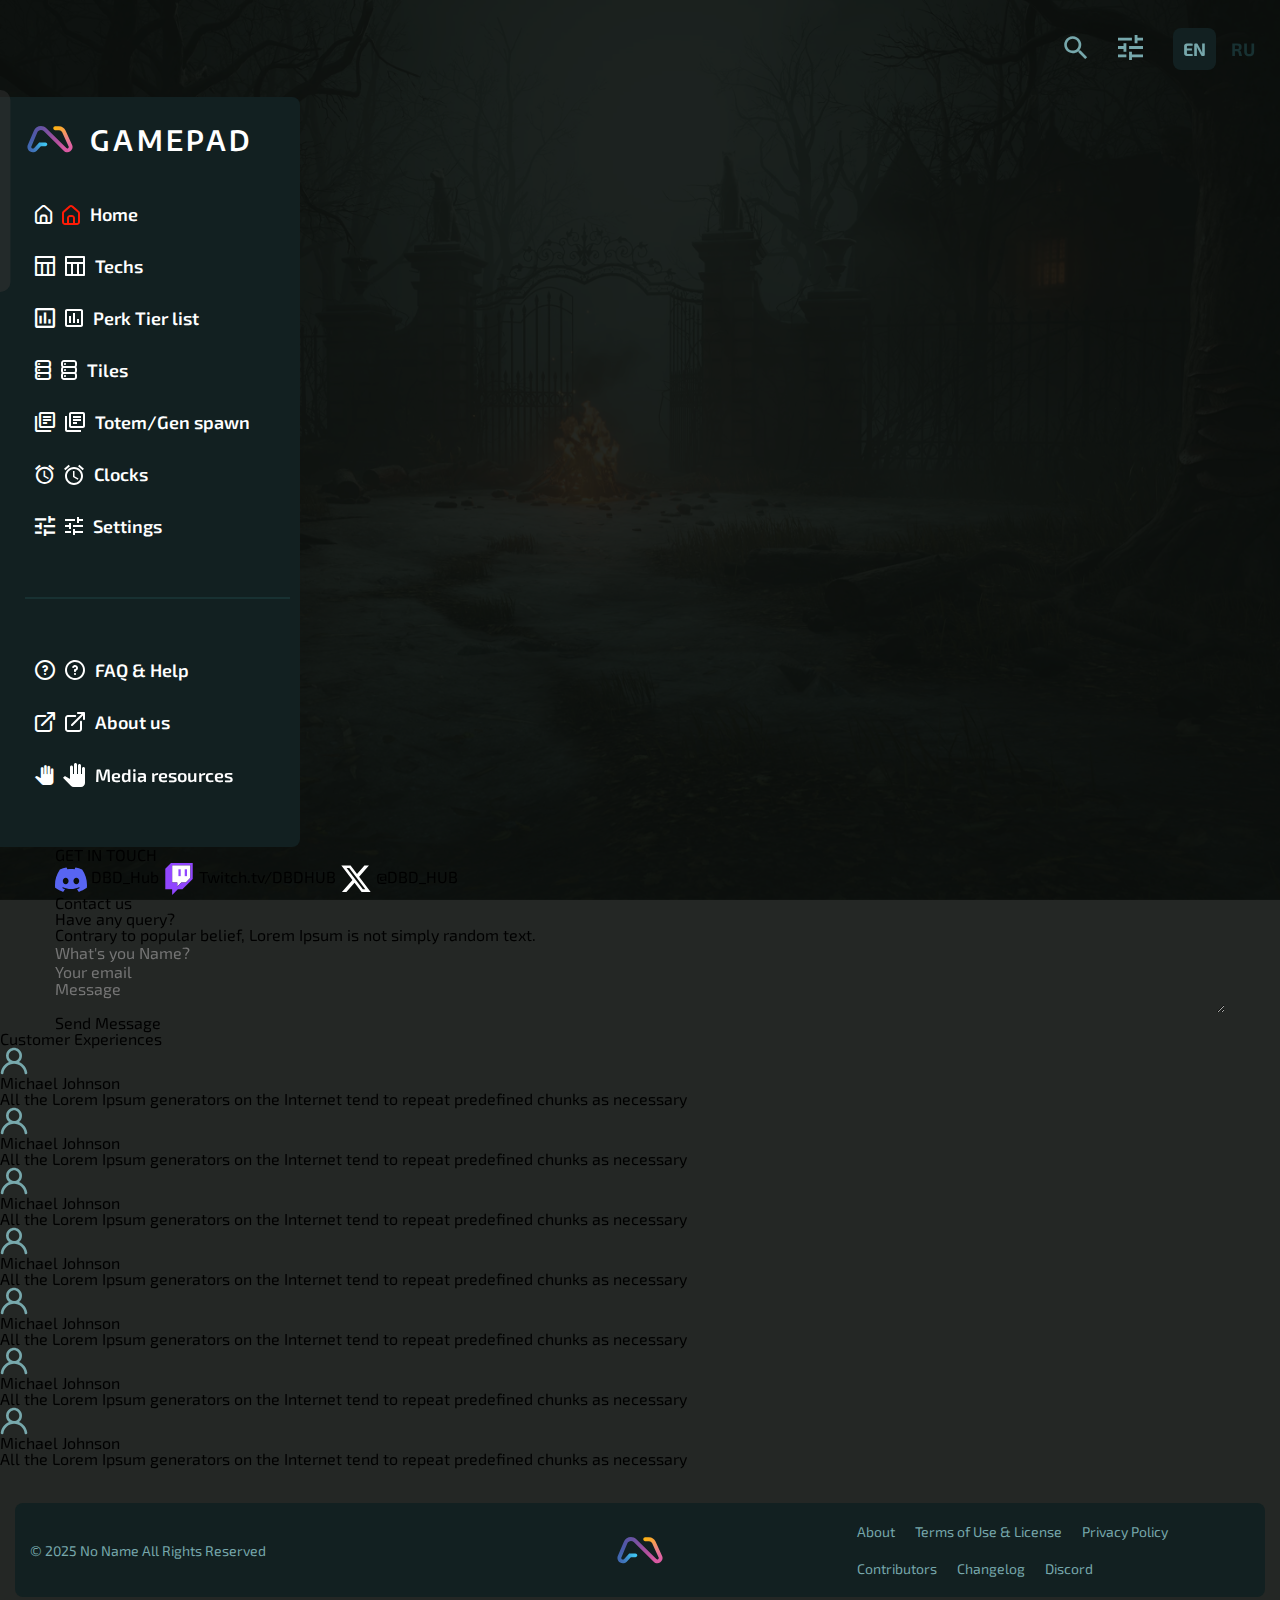
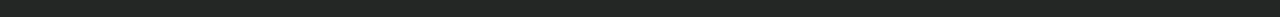
<file: media.html>
<!doctype html>
<html lang="en">
	<head>
		<meta charset="UTF-8">
		<meta name="viewport" content="width=device-width, initial-scale=1.0">
		<link rel="shortcut icon" href="./assets/img/favicon.ico">
		<title>Home Page</title>
		<script type="module" crossorigin="" src="./js/app.min.js?v=1760698091176"></script>
		<link rel="stylesheet" crossorigin="" href="./css/app.min.css?v=1760698091176">
	</head>
	<body data-fls-preloader="true">
		<div class="wrapper">
			<div class="bg-page">
				<img src="./assets/img/bg.jpg" alt="Image">
			</div>
			<header data-fls-header="" class="header">
				<div class="header__container">
					<button data-fls-menu="" class="header__burger">
						<img src="./assets/img/burger-open.svg" alt="icon">
					</button>
					<div class="header__actions">
						<div class="header__search-block search-block">
							<button class="search-block__btn"></button>
							<div class="search-block__body">
								<div class="search-block__body-wrapper">
									<form action="#">
										<input autocomplete="off" type="text" name="search" placeholder="Type...">
										<button type="submit"></button>
									</form>
									<div class="search-block__content-wrapper">
										<div class="search-block__content">
											<div class="search-block__items">
												<a href="#" class="search-block__link">
													<div class="search-block__left-side">
														<h3>Mantle ladder</h3>
														<ul class="search-block__breadcrumbs">
															<li>Legend Tech</li>
															<li>Wraith</li>
															<li>Portal</li>
														</ul>
													</div>
													<div class="search-block__right-side">
														<div class="search-block__usefulness">
															<span>Usefulness:</span>
															<img src="./assets/img/usefulness/signal-four.svg" alt="icon">
														</div>
														<div class="search-block__difficulty">
															<span>Difficulty:</span>
															<div class="hard">hard</div>
														</div>
													</div>
												</a>
												<a href="#" class="search-block__link">
													<div class="search-block__left-side">
														<h3>Punch boost</h3>
														<ul class="search-block__breadcrumbs">
															<li>General Tech</li>
															<li>Wall Tech</li>
															<li>Additional Wall Tech</li>
														</ul>
													</div>
													<div class="search-block__right-side">
														<div class="search-block__usefulness">
															<span>Usefulness:</span>
															<img src="./assets/img/usefulness/signal-two.svg" alt="icon">
														</div>
														<div class="search-block__difficulty">
															<span>Difficulty:</span>
															<div class="easy">easy</div>
														</div>
													</div>
												</a>
											</div>
										</div>
									</div>
								</div>
							</div>
						</div>
						<div class="header__filter filter-header">
							<button type="button" class="filter-header__btn"></button>
							<div class="filter-header__wrapper">
								<div class="filter-header__content">
									<div class="filter-header__switch-row switch-row">
										<div class="switch-row__content">
											<h3>Dark Mode</h3>
										</div>
										<label class="switch">
											<input class="switch__checkbox" type="checkbox" name="switch">
											<div class="switch__slider"></div>
										</label>
									</div>
									<div class="filter-header__box">
										<h3 class="filter-header__title">Layout Settings</h3>
										<div class="filter-header__switch-row switch-row">
											<div class="switch-row__content">
												<h3>Collapsed sidbar</h3>
												<p>
													Hides the tech dropdown menu from 
									the Sidebar. Also fixes it in place on Desktop
												</p>
											</div>
											<label class="switch">
												<input class="switch__checkbox" type="checkbox" name="switch">
												<div class="switch__slider"></div>
											</label>
										</div>
										<div class="filter-header__switch-row switch-row">
											<div class="switch-row__content">
												<h3>Full width text</h3>
												<p>Allow body text to take up the full width 
										of the
										screen.</p>
											</div>
											<label class="switch">
												<input class="switch__checkbox" type="checkbox" name="switch">
												<div class="switch__slider"></div>
											</label>
										</div>
									</div>
									<div class="filter-header__box">
										<h3 class="filter-header__title">Media Settings</h3>
										<div class="filter-header__switch-row switch-row">
											<div class="switch-row__content">
												<h3>Videos autoplay</h3>
												<p>Videos autoplay in Tech and Article pages.</p>
											</div>
											<label class="switch">
												<input class="switch__checkbox" type="checkbox" name="switch">
												<div class="switch__slider"></div>
											</label>
										</div>
										<div class="filter-header__switch-row switch-row">
											<div class="switch-row__content">
												<h3>Catalog video previews</h3>
												<p>Hovering over tech in the the Catalog 
									shows a video preview.</p>
											</div>
											<label class="switch">
												<input class="switch__checkbox" type="checkbox" name="switch">
												<div class="switch__slider"></div>
											</label>
										</div>
										<div class="filter-header__switch-row switch-row">
											<div class="switch-row__content">
												<h3>Dynamic media loading</h3>
												<p>
													Only load media when it is visible 
									on screen, can improve performance.
												</p>
											</div>
											<label class="switch">
												<input class="switch__checkbox" type="checkbox" name="switch">
												<div class="switch__slider"></div>
											</label>
										</div>
									</div>
								</div>
							</div>
						</div>
						<div class="header__languages">
							<a href="#" class="active">EN</a>
							<a href="#" class="">RU</a>
						</div>
					</div>
				</div>
			</header>
			<main class="media-page">
				<section class="media">
					<aside>
						<div class="aside-wrapper">
							<a class="aside-logo" href="#">
								<img src="./assets/img/logo.svg" alt="logo">
								<span>GAMEPAD</span>
							</a>
							<nav>
								<ul class="menu-pages">
									<li>
										<a href="#">
											<svg xmlns="http://www.w3.org/2000/svg" width="18" height="21" viewbox="0 0 18 21" fill="none">
												<path d="M17 7.00001L11 1.74001C10.45 1.24805 9.7379 0.976074 8.99997 0.976074C8.26204 0.976074 7.54999 1.24805 6.99997 1.74001L0.999973 7.00001C0.682341 7.28408 0.428873 7.63256 0.256445 8.02225C0.0840165 8.41194 -0.00341463 8.83389 -2.72762e-05 9.26001V18C-2.72762e-05 18.7957 0.316043 19.5587 0.878652 20.1213C1.44126 20.6839 2.20432 21 2.99997 21H15C15.7956 21 16.5587 20.6839 17.1213 20.1213C17.6839 19.5587 18 18.7957 18 18V9.25001C18.0019 8.82557 17.9138 8.40555 17.7414 8.01769C17.5691 7.62983 17.3163 7.28296 17 7.00001ZM11 19H6.99997V14C6.99997 13.7348 7.10533 13.4804 7.29287 13.2929C7.4804 13.1054 7.73476 13 7.99997 13H9.99997C10.2652 13 10.5195 13.1054 10.7071 13.2929C10.8946 13.4804 11 13.7348 11 14V19ZM16 18C16 18.2652 15.8946 18.5196 15.7071 18.7071C15.5195 18.8946 15.2652 19 15 19H13V14C13 13.2044 12.6839 12.4413 12.1213 11.8787C11.5587 11.3161 10.7956 11 9.99997 11H7.99997C7.20432 11 6.44126 11.3161 5.87865 11.8787C5.31604 12.4413 4.99997 13.2044 4.99997 14V19H2.99997C2.73476 19 2.4804 18.8946 2.29287 18.7071C2.10533 18.5196 1.99997 18.2652 1.99997 18V9.25001C2.00015 9.10802 2.03057 8.9677 2.08919 8.83839C2.14781 8.70907 2.2333 8.59372 2.33997 8.50001L8.33997 3.25001C8.52246 3.08969 8.75706 3.00127 8.99997 3.00127C9.24288 3.00127 9.47748 3.08969 9.65997 3.25001L15.66 8.50001C15.7666 8.59372 15.8521 8.70907 15.9108 8.83839C15.9694 8.9677 15.9998 9.10802 16 9.25001V18Z" fill="#FF1B06"></path>
											</svg>
											Home
										</a>
									</li>
									<li>
										<a href="#">
											<svg xmlns="http://www.w3.org/2000/svg" width="20" height="20" viewbox="0 0 20 20" fill="none">
												<path d="M19 0H1C0.734784 0 0.48043 0.105357 0.292893 0.292893C0.105357 0.48043 0 0.734784 0 1V19C0 19.2652 0.105357 19.5196 0.292893 19.7071C0.48043 19.8946 0.734784 20 1 20H19C19.2652 20 19.5196 19.8946 19.7071 19.7071C19.8946 19.5196 20 19.2652 20 19V1C20 0.734784 19.8946 0.48043 19.7071 0.292893C19.5196 0.105357 19.2652 0 19 0ZM6 18H2V8H6V18ZM12 18H8V8H12V18ZM18 18H14V8H18V18ZM18 6H2V2H18V6Z" fill="white"></path>
											</svg>
											Techs
										</a>
									</li>
									<li>
										<a href="#">
											<svg xmlns="http://www.w3.org/2000/svg" width="18" height="18" viewbox="0 0 18 18" fill="none">
												<path d="M16 0H2C0.9 0 0 0.9 0 2V16C0 17.1 0.9 18 2 18H16C17.1 18 18 17.1 18 16V2C18 0.9 17.1 0 16 0ZM16 16H2V2H16V16ZM4 7H6V14H4V7ZM8 4H10V14H8V4ZM12 10H14V14H12V10Z" fill="white"></path>
											</svg>
											Perk Tier list
										</a>
									</li>
									<li>
										<a href="#">
											<svg xmlns="http://www.w3.org/2000/svg" width="16" height="20" viewbox="0 0 16 20" fill="none">
												<path d="M4 15C3.80222 15 3.60888 15.0586 3.44443 15.1685C3.27998 15.2784 3.15181 15.4346 3.07612 15.6173C3.00043 15.8 2.98063 16.0011 3.01921 16.1951C3.0578 16.3891 3.15304 16.5673 3.29289 16.7071C3.43275 16.847 3.61093 16.9422 3.80491 16.9808C3.99889 17.0194 4.19996 16.9996 4.38268 16.9239C4.56541 16.8482 4.72159 16.72 4.83147 16.5556C4.94135 16.3911 5 16.1978 5 16C5 15.7348 4.89464 15.4804 4.70711 15.2929C4.51957 15.1054 4.26522 15 4 15ZM4 9C3.80222 9 3.60888 9.05865 3.44443 9.16853C3.27998 9.27841 3.15181 9.43459 3.07612 9.61732C3.00043 9.80004 2.98063 10.0011 3.01921 10.1951C3.0578 10.3891 3.15304 10.5673 3.29289 10.7071C3.43275 10.847 3.61093 10.9422 3.80491 10.9808C3.99889 11.0194 4.19996 10.9996 4.38268 10.9239C4.56541 10.8482 4.72159 10.72 4.83147 10.5556C4.94135 10.3911 5 10.1978 5 10C5 9.73478 4.89464 9.48043 4.70711 9.29289C4.51957 9.10536 4.26522 9 4 9ZM4 3C3.80222 3 3.60888 3.05865 3.44443 3.16853C3.27998 3.27841 3.15181 3.43459 3.07612 3.61732C3.00043 3.80004 2.98063 4.00111 3.01921 4.19509C3.0578 4.38907 3.15304 4.56725 3.29289 4.70711C3.43275 4.84696 3.61093 4.9422 3.80491 4.98079C3.99889 5.01937 4.19996 4.99957 4.38268 4.92388C4.56541 4.84819 4.72159 4.72002 4.83147 4.55557C4.94135 4.39112 5 4.19778 5 4C5 3.73478 4.89464 3.48043 4.70711 3.29289C4.51957 3.10536 4.26522 3 4 3ZM16 3C16 2.20435 15.6839 1.44129 15.1213 0.87868C14.5587 0.316071 13.7956 0 13 0H3C2.20435 0 1.44129 0.316071 0.87868 0.87868C0.316071 1.44129 0 2.20435 0 3V5C0.00441061 5.74005 0.282211 6.45236 0.78 7C0.282211 7.54764 0.00441061 8.25994 0 9V11C0.00441061 11.7401 0.282211 12.4524 0.78 13C0.282211 13.5476 0.00441061 14.2599 0 15V17C0 17.7956 0.316071 18.5587 0.87868 19.1213C1.44129 19.6839 2.20435 20 3 20H13C13.7956 20 14.5587 19.6839 15.1213 19.1213C15.6839 18.5587 16 17.7956 16 17V15C15.9956 14.2599 15.7178 13.5476 15.22 13C15.7178 12.4524 15.9956 11.7401 16 11V9C15.9956 8.25994 15.7178 7.54764 15.22 7C15.7178 6.45236 15.9956 5.74005 16 5V3ZM14 17C14 17.2652 13.8946 17.5196 13.7071 17.7071C13.5196 17.8946 13.2652 18 13 18H3C2.73478 18 2.48043 17.8946 2.29289 17.7071C2.10536 17.5196 2 17.2652 2 17V15C2 14.7348 2.10536 14.4804 2.29289 14.2929C2.48043 14.1054 2.73478 14 3 14H13C13.2652 14 13.5196 14.1054 13.7071 14.2929C13.8946 14.4804 14 14.7348 14 15V17ZM14 11C14 11.2652 13.8946 11.5196 13.7071 11.7071C13.5196 11.8946 13.2652 12 13 12H3C2.73478 12 2.48043 11.8946 2.29289 11.7071C2.10536 11.5196 2 11.2652 2 11V9C2 8.73478 2.10536 8.48043 2.29289 8.29289C2.48043 8.10536 2.73478 8 3 8H13C13.2652 8 13.5196 8.10536 13.7071 8.29289C13.8946 8.48043 14 8.73478 14 9V11ZM14 5C14 5.26522 13.8946 5.51957 13.7071 5.70711C13.5196 5.89464 13.2652 6 13 6H3C2.73478 6 2.48043 5.89464 2.29289 5.70711C2.10536 5.51957 2 5.26522 2 5V3C2 2.73478 2.10536 2.48043 2.29289 2.29289C2.48043 2.10536 2.73478 2 3 2H13C13.2652 2 13.5196 2.10536 13.7071 2.29289C13.8946 2.48043 14 2.73478 14 3V5Z" fill="white"></path>
											</svg>
											Tiles
										</a>
									</li>
									<li>
										<a href="#">
											<svg xmlns="http://www.w3.org/2000/svg" width="20" height="20" viewbox="0 0 20 20" fill="none">
												<path d="M2 4H0V18C0 19.1 0.9 20 2 20H16V18H2V4ZM18 0H6C4.9 0 4 0.9 4 2V14C4 15.1 4.9 16 6 16H18C19.1 16 20 15.1 20 14V2C20 0.9 19.1 0 18 0ZM18 14H6V2H18V14ZM8 7H16V9H8V7ZM8 10H12V12H8V10ZM8 4H16V6H8V4Z" fill="white"></path>
											</svg>
											Totem/Gen spawn
										</a>
									</li>
									<li>
										<a href="#">
											<svg xmlns="http://www.w3.org/2000/svg" width="20" height="21" viewbox="0 0 20 21" fill="none">
												<path d="M10.5 7H9.00001V13L13.75 15.85L14.5 14.62L10.5 12.25V7ZM15.337 0.809998L19.944 4.655L18.664 6.19L14.054 2.347L15.337 0.809998ZM4.66301 0.809998L5.94501 2.346L1.33701 6.19L0.0570068 4.654L4.66301 0.809998ZM10 3C5.03001 3 1.00001 7.03 1.00001 12C1.00001 16.97 5.03001 21 10 21C14.97 21 19 16.97 19 12C19 7.03 14.97 3 10 3ZM10 19C6.14001 19 3.00001 15.86 3.00001 12C3.00001 8.14 6.14001 5 10 5C13.86 5 17 8.14 17 12C17 15.86 13.86 19 10 19Z" fill="white"></path>
											</svg>
											Clocks
										</a>
									</li>
									<li>
										<a href="#">
											<svg xmlns="http://www.w3.org/2000/svg" width="18" height="18" viewbox="0 0 18 18" fill="none">
												<path d="M0 14V16H6V14H0ZM0 2V4H10V2H0ZM10 18V16H18V14H10V12H8V18H10ZM4 6V8H0V10H4V12H6V6H4ZM18 10V8H8V10H18ZM12 6H14V4H18V2H14V0H12V6Z" fill="white"></path>
											</svg>
											Settings
										</a>
									</li>
								</ul>
								<ul class="menu-info">
									<li>
										<a href="#">
											<svg xmlns="http://www.w3.org/2000/svg" width="20" height="20" viewbox="0 0 20 20" fill="none">
												<path d="M9.29 13.29C9.247 13.3375 9.20693 13.3876 9.17 13.44C9.13216 13.4957 9.10189 13.5563 9.08 13.62C9.05117 13.6767 9.03095 13.7374 9.02001 13.8C9.0151 13.8666 9.0151 13.9334 9.02001 14C9.01663 14.1312 9.04402 14.2613 9.10001 14.38C9.14492 14.5041 9.21657 14.6168 9.30989 14.7101C9.40321 14.8034 9.51591 14.8751 9.64001 14.92C9.75971 14.9729 9.88913 15.0002 10.02 15.0002C10.1509 15.0002 10.2803 14.9729 10.4 14.92C10.5241 14.8751 10.6368 14.8034 10.7301 14.7101C10.8234 14.6168 10.8951 14.5041 10.94 14.38C10.9844 14.2584 11.0048 14.1294 11 14C11.0008 13.8684 10.9755 13.7379 10.9258 13.6161C10.876 13.4943 10.8027 13.3834 10.71 13.29C10.617 13.1963 10.5064 13.1219 10.3846 13.0711C10.2627 13.0203 10.132 12.9942 10 12.9942C9.86799 12.9942 9.73729 13.0203 9.61543 13.0711C9.49357 13.1219 9.38297 13.1963 9.29 13.29ZM10 0C8.02219 0 6.08879 0.58649 4.4443 1.6853C2.79981 2.78412 1.51809 4.3459 0.761209 6.17317C0.00433284 8.00043 -0.193701 10.0111 0.192152 11.9509C0.578004 13.8907 1.53041 15.6725 2.92894 17.0711C4.32746 18.4696 6.10929 19.422 8.0491 19.8079C9.98891 20.1937 11.9996 19.9957 13.8268 19.2388C15.6541 18.4819 17.2159 17.2002 18.3147 15.5557C19.4135 13.9112 20 11.9778 20 10C20 8.68678 19.7413 7.38642 19.2388 6.17317C18.7363 4.95991 17.9997 3.85752 17.0711 2.92893C16.1425 2.00035 15.0401 1.26375 13.8268 0.761205C12.6136 0.258658 11.3132 0 10 0ZM10 18C8.41775 18 6.87104 17.5308 5.55544 16.6518C4.23985 15.7727 3.21447 14.5233 2.60897 13.0615C2.00347 11.5997 1.84504 9.99113 2.15372 8.43928C2.4624 6.88743 3.22433 5.46197 4.34315 4.34315C5.46197 3.22433 6.88743 2.4624 8.43928 2.15372C9.99113 1.84504 11.5997 2.00346 13.0615 2.60896C14.5233 3.21447 15.7727 4.23984 16.6518 5.55544C17.5308 6.87103 18 8.41775 18 10C18 12.1217 17.1572 14.1566 15.6569 15.6569C14.1566 17.1571 12.1217 18 10 18ZM10 5C9.47307 4.99966 8.95534 5.13812 8.49891 5.40144C8.04249 5.66476 7.66347 6.04366 7.4 6.5C7.32765 6.61382 7.27907 6.7411 7.25718 6.87418C7.23529 7.00726 7.24055 7.14339 7.27263 7.27439C7.30472 7.40538 7.36297 7.52854 7.44389 7.63643C7.52481 7.74433 7.62671 7.83475 7.74348 7.90224C7.86024 7.96974 7.98945 8.01292 8.12334 8.02918C8.25722 8.04544 8.39301 8.03445 8.52254 7.99688C8.65207 7.9593 8.77266 7.89591 8.87705 7.81052C8.98145 7.72513 9.06749 7.6195 9.13 7.5C9.21811 7.3474 9.34497 7.22078 9.49775 7.13298C9.65053 7.04518 9.82379 6.9993 10 7C10.2652 7 10.5196 7.10536 10.7071 7.29289C10.8946 7.48043 11 7.73478 11 8C11 8.26522 10.8946 8.51957 10.7071 8.70711C10.5196 8.89464 10.2652 9 10 9C9.73479 9 9.48043 9.10536 9.2929 9.29289C9.10536 9.48043 9 9.73478 9 10V11C9 11.2652 9.10536 11.5196 9.2929 11.7071C9.48043 11.8946 9.73479 12 10 12C10.2652 12 10.5196 11.8946 10.7071 11.7071C10.8946 11.5196 11 11.2652 11 11V10.82C11.6614 10.58 12.2174 10.1152 12.5708 9.50687C12.9242 8.89851 13.0525 8.18529 12.9334 7.49189C12.8143 6.79849 12.4552 6.16902 11.919 5.71352C11.3828 5.25801 10.7035 5.00546 10 5Z" fill="white"></path>
											</svg>
											FAQ & Help
										</a>
									</li>
									<li>
										<a href="#">
											<svg xmlns="http://www.w3.org/2000/svg" width="20" height="20" viewbox="0 0 20 20" fill="none">
												<path d="M16 8.82C15.7348 8.82 15.4804 8.92536 15.2929 9.11289C15.1054 9.30043 15 9.55478 15 9.82V17C15 17.2652 14.8946 17.5196 14.7071 17.7071C14.5196 17.8946 14.2652 18 14 18H3C2.73478 18 2.48043 17.8946 2.29289 17.7071C2.10536 17.5196 2 17.2652 2 17V6C2 5.73478 2.10536 5.48043 2.29289 5.29289C2.48043 5.10536 2.73478 5 3 5H10.18C10.4452 5 10.6996 4.89464 10.8871 4.70711C11.0746 4.51957 11.18 4.26522 11.18 4C11.18 3.73478 11.0746 3.48043 10.8871 3.29289C10.6996 3.10536 10.4452 3 10.18 3H3C2.20435 3 1.44129 3.31607 0.87868 3.87868C0.316071 4.44129 0 5.20435 0 6V17C0 17.7956 0.316071 18.5587 0.87868 19.1213C1.44129 19.6839 2.20435 20 3 20H14C14.7956 20 15.5587 19.6839 16.1213 19.1213C16.6839 18.5587 17 17.7956 17 17V9.82C17 9.55478 16.8946 9.30043 16.7071 9.11289C16.5196 8.92536 16.2652 8.82 16 8.82ZM19.92 0.62C19.8185 0.375651 19.6243 0.181475 19.38 0.0799999C19.2598 0.028759 19.1307 0.00157999 19 0H13C12.7348 0 12.4804 0.105357 12.2929 0.292893C12.1054 0.48043 12 0.734784 12 1C12 1.26522 12.1054 1.51957 12.2929 1.70711C12.4804 1.89464 12.7348 2 13 2H16.59L6.29 12.29C6.19627 12.383 6.12188 12.4936 6.07111 12.6154C6.02034 12.7373 5.9942 12.868 5.9942 13C5.9942 13.132 6.02034 13.2627 6.07111 13.3846C6.12188 13.5064 6.19627 13.617 6.29 13.71C6.38296 13.8037 6.49356 13.8781 6.61542 13.9289C6.73728 13.9797 6.86799 14.0058 7 14.0058C7.13201 14.0058 7.26272 13.9797 7.38458 13.9289C7.50644 13.8781 7.61704 13.8037 7.71 13.71L18 3.41V7C18 7.26522 18.1054 7.51957 18.2929 7.70711C18.4804 7.89464 18.7348 8 19 8C19.2652 8 19.5196 7.89464 19.7071 7.70711C19.8946 7.51957 20 7.26522 20 7V1C19.9984 0.869323 19.9712 0.740222 19.92 0.62Z" fill="white"></path>
											</svg>
											About us
										</a>
									</li>
									<li>
										<a href="#">
											<svg xmlns="http://www.w3.org/2000/svg" width="22" height="24" viewbox="0 0 22 24" fill="none">
												<path d="M22 5.5V20C22 22.2 20.2 24 18 24H10.7C9.62 24 8.6 23.57 7.85 22.81L0 14.83C0 14.83 1.26 13.6 1.3 13.58C1.52 13.39 1.79 13.29 2.09 13.29C2.31 13.29 2.51 13.35 2.69 13.45C2.73 13.46 7 15.91 7 15.91V4C7 3.17 7.67 2.5 8.5 2.5C9.33 2.5 10 3.17 10 4V11H11V1.5C11 0.67 11.67 0 12.5 0C13.33 0 14 0.67 14 1.5V11H15V2.5C15 1.67 15.67 1 16.5 1C17.33 1 18 1.67 18 2.5V11H19V5.5C19 4.67 19.67 4 20.5 4C21.33 4 22 4.67 22 5.5Z" fill="white"></path>
											</svg>
											Media resources
										</a>
									</li>
								</ul>
							</nav>
						</div>
						<button type="button" data-fls-menu="" class="aside-close"></button>
					</aside>
					<div class="media__content">
						<div class="media__container">
							<div class="media__socials">
								<h2>GET IN TOUCH</h2>
								<div class="media__links">
									<a href="#" class="media__link">
										<img src="./assets/img/media/icons/discord.svg" alt="Image">
										<span>DBD_Hub</span>
									</a>
									<a href="#" class="media__link">
										<img src="./assets/img/media/icons/twitch.svg" alt="Image">
										<span>Twitch.tv/DBDHUB</span>
									</a>
									<a href="#" class="media__link">
										<img src="./assets/img/media/icons/x.svg" alt="Image">
										<span>@DBD_HUB</span>
									</a>
								</div>
							</div>
							<div class="media__form">
								<h2>Contact us</h2>
								<form action="#">
									<h3>Have any query?</h3>
									<p>Contrary to popular belief, Lorem Ipsum is not simply random text.</p>
									<input autocomplete="off" type="text" name="" placeholder="What's you Name?">
									<input autocomplete="off" type="text" name="" placeholder="Your email">
									<textarea autocomplete="off" name="" placeholder="Message"></textarea>
									<button type="submit">Send Message</button>
								</form>
							</div>
						</div>
						<div class="media__slider-wrapper">
							<h2>Customer Experiences</h2>
							<div data-fls-slider="" class="media__slider swiper">
								<div class="media__wrapper swiper-wrapper">
									<div class="media__slide swiper-slide">
										<div class="media__avatar">
											<img src="./assets/img/media/user.svg" alt="avatar">
										</div>
										<div class="media__author">Michael Johnson</div>
										<div class="media__text">
											All the Lorem Ipsum generators on the Internet tend to repeat predefined chunks as necessary
										</div>
									</div>
									<div class="media__slide swiper-slide">
										<div class="media__avatar">
											<img src="./assets/img/media/user.svg" alt="avatar">
										</div>
										<div class="media__author">Michael Johnson</div>
										<div class="media__text">
											All the Lorem Ipsum generators on the Internet tend to repeat predefined chunks as necessary
										</div>
									</div>
									<div class="media__slide swiper-slide">
										<div class="media__avatar">
											<img src="./assets/img/media/user.svg" alt="avatar">
										</div>
										<div class="media__author">Michael Johnson</div>
										<div class="media__text">
											All the Lorem Ipsum generators on the Internet tend to repeat predefined chunks as necessary
										</div>
									</div>
									<div class="media__slide swiper-slide">
										<div class="media__avatar">
											<img src="./assets/img/media/user.svg" alt="avatar">
										</div>
										<div class="media__author">Michael Johnson</div>
										<div class="media__text">
											All the Lorem Ipsum generators on the Internet tend to repeat predefined chunks as necessary
										</div>
									</div>
									<div class="media__slide swiper-slide">
										<div class="media__avatar">
											<img src="./assets/img/media/user.svg" alt="avatar">
										</div>
										<div class="media__author">Michael Johnson</div>
										<div class="media__text">
											All the Lorem Ipsum generators on the Internet tend to repeat predefined chunks as necessary
										</div>
									</div>
									<div class="media__slide swiper-slide">
										<div class="media__avatar">
											<img src="./assets/img/media/user.svg" alt="avatar">
										</div>
										<div class="media__author">Michael Johnson</div>
										<div class="media__text">
											All the Lorem Ipsum generators on the Internet tend to repeat predefined chunks as necessary
										</div>
									</div>
									<div class="media__slide swiper-slide">
										<div class="media__avatar">
											<img src="./assets/img/media/user.svg" alt="avatar">
										</div>
										<div class="media__author">Michael Johnson</div>
										<div class="media__text">
											All the Lorem Ipsum generators on the Internet tend to repeat predefined chunks as necessary
										</div>
									</div>
								</div>
							</div>
							<div class="media__navigation">
								<button type="button" class="media__left"></button>
								<button type="button" class="media__right"></button>
							</div>
						</div>
					</div>
				</section>
			</main>
			<footer data-fls-footer="" class="footer">
				<div class="footer__container">
					<div class="footer__rights">© 2025 No Name All Rights Reserved</div>
					<a href="#" class="footer__logo">
						<img src="./assets/img/logo.svg" alt="logo">
					</a>
					<nav class="footer__menu">
						<ul>
							<li>
								<a href="#">About</a>
							</li>
							<li>
								<a href="#">Terms of Use & License</a>
							</li>
							<li>
								<a href="#">Privacy Policy</a>
							</li>
							<li>
								<a href="#">Contributors</a>
							</li>
							<li>
								<a href="#">Changelog</a>
							</li>
							<li>
								<a href="#">Discord</a>
							</li>
						</ul>
					</nav>
				</div>
			</footer>
		</div>
		<ul id="fls-dev-panel">
			<li>
				<a href="single.html">single</a>
			</li>
			<li>
				<a href="range.html">range</a>
			</li>
			<li>
				<a href="posts.html">posts</a>
			</li>
			<li>
				<a href="media.html">media</a>
			</li>
			<li>
				<a href="items.html">items</a>
			</li>
			<li>
				<a href="index.html">index</a>
			</li>
			<li>
				<a href="404.html">404</a>
			</li>
		</ul>
		<style>
			#fls-dev-panel{
				position: fixed;
				left: 10px;
				padding: 15px 25px 15px 15px;
				border-radius: 0 10px 10px 0;
				top: 10%;
				color: #ffffff;
				background-color: rgba(51, 51, 51, 0.5);
				transform: translate(-100%, 0px);
				max-height: 80svh;
				overflow: auto;
				transition: all 300ms;
				z-index: 9999;
				font-family: Arial, "Helvetica Neue", Helvetica, sans-serif;
			}
			#fls-dev-panel li{
				list-style:none;
			}
			#fls-dev-panel hr{
				border-bottom: 1px solid;
			}
			#fls-dev-panel:hover{
				left: 0px;
				transform: translate(0, 0);
			}
			#fls-dev-panel a{
				text-decoration: none;
				color: inherit;
			}
			#fls-dev-panel a:hover {
				text-decoration: underline;
			}
			#fls-dev-panel li:not(:last-child) {
				margin-bottom: 10px;
			}
		</style>
	</body>
</html>
</file>
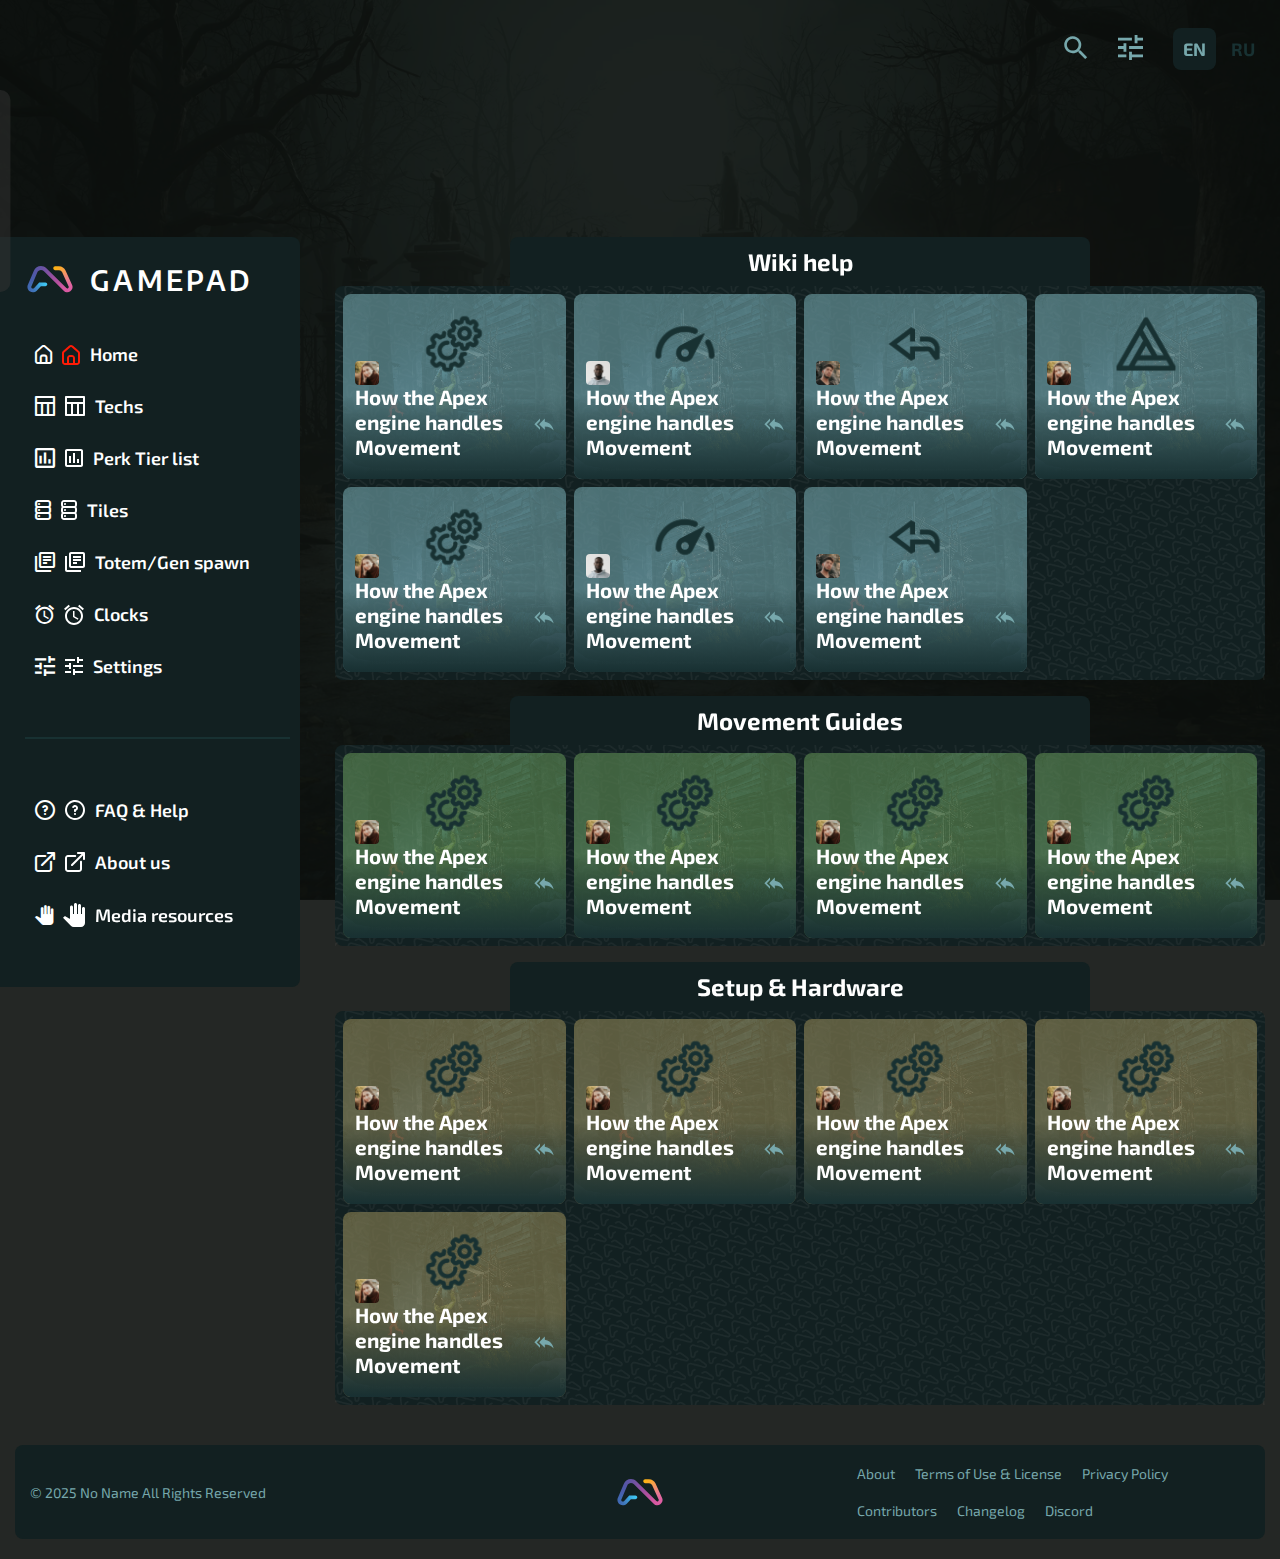
<file: posts.html>
<!doctype html>
<html lang="en">
	<head>
		<meta charset="UTF-8">
		<meta name="viewport" content="width=device-width, initial-scale=1.0">
		<link rel="shortcut icon" href="./assets/img/favicon.ico">
		<title>Home Page</title>
		<script type="module" crossorigin="" src="./js/app.min.js?v=1760698091172"></script>
		<link rel="stylesheet" crossorigin="" href="./css/app.min.css?v=1760698091172">
	</head>
	<body data-fls-preloader="true">
		<div class="wrapper">
			<div class="bg-page">
				<img src="./assets/img/bg.jpg" alt="Image">
			</div>
			<header data-fls-header="" class="header">
				<div class="header__container">
					<button data-fls-menu="" class="header__burger">
						<img src="./assets/img/burger-open.svg" alt="icon">
					</button>
					<div class="header__actions">
						<div class="header__search-block search-block">
							<button class="search-block__btn"></button>
							<div class="search-block__body">
								<div class="search-block__body-wrapper">
									<form action="#">
										<input autocomplete="off" type="text" name="search" placeholder="Type...">
										<button type="submit"></button>
									</form>
									<div class="search-block__content-wrapper">
										<div class="search-block__content">
											<div class="search-block__items">
												<a href="#" class="search-block__link">
													<div class="search-block__left-side">
														<h3>Mantle ladder</h3>
														<ul class="search-block__breadcrumbs">
															<li>Legend Tech</li>
															<li>Wraith</li>
															<li>Portal</li>
														</ul>
													</div>
													<div class="search-block__right-side">
														<div class="search-block__usefulness">
															<span>Usefulness:</span>
															<img src="./assets/img/usefulness/signal-four.svg" alt="icon">
														</div>
														<div class="search-block__difficulty">
															<span>Difficulty:</span>
															<div class="hard">hard</div>
														</div>
													</div>
												</a>
												<a href="#" class="search-block__link">
													<div class="search-block__left-side">
														<h3>Punch boost</h3>
														<ul class="search-block__breadcrumbs">
															<li>General Tech</li>
															<li>Wall Tech</li>
															<li>Additional Wall Tech</li>
														</ul>
													</div>
													<div class="search-block__right-side">
														<div class="search-block__usefulness">
															<span>Usefulness:</span>
															<img src="./assets/img/usefulness/signal-two.svg" alt="icon">
														</div>
														<div class="search-block__difficulty">
															<span>Difficulty:</span>
															<div class="easy">easy</div>
														</div>
													</div>
												</a>
											</div>
										</div>
									</div>
								</div>
							</div>
						</div>
						<div class="header__filter filter-header">
							<button type="button" class="filter-header__btn"></button>
							<div class="filter-header__wrapper">
								<div class="filter-header__content">
									<div class="filter-header__switch-row switch-row">
										<div class="switch-row__content">
											<h3>Dark Mode</h3>
										</div>
										<label class="switch">
											<input class="switch__checkbox" type="checkbox" name="switch">
											<div class="switch__slider"></div>
										</label>
									</div>
									<div class="filter-header__box">
										<h3 class="filter-header__title">Layout Settings</h3>
										<div class="filter-header__switch-row switch-row">
											<div class="switch-row__content">
												<h3>Collapsed sidbar</h3>
												<p>
													Hides the tech dropdown menu from 
									the Sidebar. Also fixes it in place on Desktop
												</p>
											</div>
											<label class="switch">
												<input class="switch__checkbox" type="checkbox" name="switch">
												<div class="switch__slider"></div>
											</label>
										</div>
										<div class="filter-header__switch-row switch-row">
											<div class="switch-row__content">
												<h3>Full width text</h3>
												<p>Allow body text to take up the full width 
										of the
										screen.</p>
											</div>
											<label class="switch">
												<input class="switch__checkbox" type="checkbox" name="switch">
												<div class="switch__slider"></div>
											</label>
										</div>
									</div>
									<div class="filter-header__box">
										<h3 class="filter-header__title">Media Settings</h3>
										<div class="filter-header__switch-row switch-row">
											<div class="switch-row__content">
												<h3>Videos autoplay</h3>
												<p>Videos autoplay in Tech and Article pages.</p>
											</div>
											<label class="switch">
												<input class="switch__checkbox" type="checkbox" name="switch">
												<div class="switch__slider"></div>
											</label>
										</div>
										<div class="filter-header__switch-row switch-row">
											<div class="switch-row__content">
												<h3>Catalog video previews</h3>
												<p>Hovering over tech in the the Catalog 
									shows a video preview.</p>
											</div>
											<label class="switch">
												<input class="switch__checkbox" type="checkbox" name="switch">
												<div class="switch__slider"></div>
											</label>
										</div>
										<div class="filter-header__switch-row switch-row">
											<div class="switch-row__content">
												<h3>Dynamic media loading</h3>
												<p>
													Only load media when it is visible 
									on screen, can improve performance.
												</p>
											</div>
											<label class="switch">
												<input class="switch__checkbox" type="checkbox" name="switch">
												<div class="switch__slider"></div>
											</label>
										</div>
									</div>
								</div>
							</div>
						</div>
						<div class="header__languages">
							<a href="#" class="active">EN</a>
							<a href="#" class="">RU</a>
						</div>
					</div>
				</div>
			</header>
			<main class="post-page">
				<section class="post-section">
					<aside>
						<div class="aside-wrapper">
							<a class="aside-logo" href="#">
								<img src="./assets/img/logo.svg" alt="logo">
								<span>GAMEPAD</span>
							</a>
							<nav>
								<ul class="menu-pages">
									<li>
										<a href="#">
											<svg xmlns="http://www.w3.org/2000/svg" width="18" height="21" viewbox="0 0 18 21" fill="none">
												<path d="M17 7.00001L11 1.74001C10.45 1.24805 9.7379 0.976074 8.99997 0.976074C8.26204 0.976074 7.54999 1.24805 6.99997 1.74001L0.999973 7.00001C0.682341 7.28408 0.428873 7.63256 0.256445 8.02225C0.0840165 8.41194 -0.00341463 8.83389 -2.72762e-05 9.26001V18C-2.72762e-05 18.7957 0.316043 19.5587 0.878652 20.1213C1.44126 20.6839 2.20432 21 2.99997 21H15C15.7956 21 16.5587 20.6839 17.1213 20.1213C17.6839 19.5587 18 18.7957 18 18V9.25001C18.0019 8.82557 17.9138 8.40555 17.7414 8.01769C17.5691 7.62983 17.3163 7.28296 17 7.00001ZM11 19H6.99997V14C6.99997 13.7348 7.10533 13.4804 7.29287 13.2929C7.4804 13.1054 7.73476 13 7.99997 13H9.99997C10.2652 13 10.5195 13.1054 10.7071 13.2929C10.8946 13.4804 11 13.7348 11 14V19ZM16 18C16 18.2652 15.8946 18.5196 15.7071 18.7071C15.5195 18.8946 15.2652 19 15 19H13V14C13 13.2044 12.6839 12.4413 12.1213 11.8787C11.5587 11.3161 10.7956 11 9.99997 11H7.99997C7.20432 11 6.44126 11.3161 5.87865 11.8787C5.31604 12.4413 4.99997 13.2044 4.99997 14V19H2.99997C2.73476 19 2.4804 18.8946 2.29287 18.7071C2.10533 18.5196 1.99997 18.2652 1.99997 18V9.25001C2.00015 9.10802 2.03057 8.9677 2.08919 8.83839C2.14781 8.70907 2.2333 8.59372 2.33997 8.50001L8.33997 3.25001C8.52246 3.08969 8.75706 3.00127 8.99997 3.00127C9.24288 3.00127 9.47748 3.08969 9.65997 3.25001L15.66 8.50001C15.7666 8.59372 15.8521 8.70907 15.9108 8.83839C15.9694 8.9677 15.9998 9.10802 16 9.25001V18Z" fill="#FF1B06"></path>
											</svg>
											Home
										</a>
									</li>
									<li>
										<a href="#">
											<svg xmlns="http://www.w3.org/2000/svg" width="20" height="20" viewbox="0 0 20 20" fill="none">
												<path d="M19 0H1C0.734784 0 0.48043 0.105357 0.292893 0.292893C0.105357 0.48043 0 0.734784 0 1V19C0 19.2652 0.105357 19.5196 0.292893 19.7071C0.48043 19.8946 0.734784 20 1 20H19C19.2652 20 19.5196 19.8946 19.7071 19.7071C19.8946 19.5196 20 19.2652 20 19V1C20 0.734784 19.8946 0.48043 19.7071 0.292893C19.5196 0.105357 19.2652 0 19 0ZM6 18H2V8H6V18ZM12 18H8V8H12V18ZM18 18H14V8H18V18ZM18 6H2V2H18V6Z" fill="white"></path>
											</svg>
											Techs
										</a>
									</li>
									<li>
										<a href="#">
											<svg xmlns="http://www.w3.org/2000/svg" width="18" height="18" viewbox="0 0 18 18" fill="none">
												<path d="M16 0H2C0.9 0 0 0.9 0 2V16C0 17.1 0.9 18 2 18H16C17.1 18 18 17.1 18 16V2C18 0.9 17.1 0 16 0ZM16 16H2V2H16V16ZM4 7H6V14H4V7ZM8 4H10V14H8V4ZM12 10H14V14H12V10Z" fill="white"></path>
											</svg>
											Perk Tier list
										</a>
									</li>
									<li>
										<a href="#">
											<svg xmlns="http://www.w3.org/2000/svg" width="16" height="20" viewbox="0 0 16 20" fill="none">
												<path d="M4 15C3.80222 15 3.60888 15.0586 3.44443 15.1685C3.27998 15.2784 3.15181 15.4346 3.07612 15.6173C3.00043 15.8 2.98063 16.0011 3.01921 16.1951C3.0578 16.3891 3.15304 16.5673 3.29289 16.7071C3.43275 16.847 3.61093 16.9422 3.80491 16.9808C3.99889 17.0194 4.19996 16.9996 4.38268 16.9239C4.56541 16.8482 4.72159 16.72 4.83147 16.5556C4.94135 16.3911 5 16.1978 5 16C5 15.7348 4.89464 15.4804 4.70711 15.2929C4.51957 15.1054 4.26522 15 4 15ZM4 9C3.80222 9 3.60888 9.05865 3.44443 9.16853C3.27998 9.27841 3.15181 9.43459 3.07612 9.61732C3.00043 9.80004 2.98063 10.0011 3.01921 10.1951C3.0578 10.3891 3.15304 10.5673 3.29289 10.7071C3.43275 10.847 3.61093 10.9422 3.80491 10.9808C3.99889 11.0194 4.19996 10.9996 4.38268 10.9239C4.56541 10.8482 4.72159 10.72 4.83147 10.5556C4.94135 10.3911 5 10.1978 5 10C5 9.73478 4.89464 9.48043 4.70711 9.29289C4.51957 9.10536 4.26522 9 4 9ZM4 3C3.80222 3 3.60888 3.05865 3.44443 3.16853C3.27998 3.27841 3.15181 3.43459 3.07612 3.61732C3.00043 3.80004 2.98063 4.00111 3.01921 4.19509C3.0578 4.38907 3.15304 4.56725 3.29289 4.70711C3.43275 4.84696 3.61093 4.9422 3.80491 4.98079C3.99889 5.01937 4.19996 4.99957 4.38268 4.92388C4.56541 4.84819 4.72159 4.72002 4.83147 4.55557C4.94135 4.39112 5 4.19778 5 4C5 3.73478 4.89464 3.48043 4.70711 3.29289C4.51957 3.10536 4.26522 3 4 3ZM16 3C16 2.20435 15.6839 1.44129 15.1213 0.87868C14.5587 0.316071 13.7956 0 13 0H3C2.20435 0 1.44129 0.316071 0.87868 0.87868C0.316071 1.44129 0 2.20435 0 3V5C0.00441061 5.74005 0.282211 6.45236 0.78 7C0.282211 7.54764 0.00441061 8.25994 0 9V11C0.00441061 11.7401 0.282211 12.4524 0.78 13C0.282211 13.5476 0.00441061 14.2599 0 15V17C0 17.7956 0.316071 18.5587 0.87868 19.1213C1.44129 19.6839 2.20435 20 3 20H13C13.7956 20 14.5587 19.6839 15.1213 19.1213C15.6839 18.5587 16 17.7956 16 17V15C15.9956 14.2599 15.7178 13.5476 15.22 13C15.7178 12.4524 15.9956 11.7401 16 11V9C15.9956 8.25994 15.7178 7.54764 15.22 7C15.7178 6.45236 15.9956 5.74005 16 5V3ZM14 17C14 17.2652 13.8946 17.5196 13.7071 17.7071C13.5196 17.8946 13.2652 18 13 18H3C2.73478 18 2.48043 17.8946 2.29289 17.7071C2.10536 17.5196 2 17.2652 2 17V15C2 14.7348 2.10536 14.4804 2.29289 14.2929C2.48043 14.1054 2.73478 14 3 14H13C13.2652 14 13.5196 14.1054 13.7071 14.2929C13.8946 14.4804 14 14.7348 14 15V17ZM14 11C14 11.2652 13.8946 11.5196 13.7071 11.7071C13.5196 11.8946 13.2652 12 13 12H3C2.73478 12 2.48043 11.8946 2.29289 11.7071C2.10536 11.5196 2 11.2652 2 11V9C2 8.73478 2.10536 8.48043 2.29289 8.29289C2.48043 8.10536 2.73478 8 3 8H13C13.2652 8 13.5196 8.10536 13.7071 8.29289C13.8946 8.48043 14 8.73478 14 9V11ZM14 5C14 5.26522 13.8946 5.51957 13.7071 5.70711C13.5196 5.89464 13.2652 6 13 6H3C2.73478 6 2.48043 5.89464 2.29289 5.70711C2.10536 5.51957 2 5.26522 2 5V3C2 2.73478 2.10536 2.48043 2.29289 2.29289C2.48043 2.10536 2.73478 2 3 2H13C13.2652 2 13.5196 2.10536 13.7071 2.29289C13.8946 2.48043 14 2.73478 14 3V5Z" fill="white"></path>
											</svg>
											Tiles
										</a>
									</li>
									<li>
										<a href="#">
											<svg xmlns="http://www.w3.org/2000/svg" width="20" height="20" viewbox="0 0 20 20" fill="none">
												<path d="M2 4H0V18C0 19.1 0.9 20 2 20H16V18H2V4ZM18 0H6C4.9 0 4 0.9 4 2V14C4 15.1 4.9 16 6 16H18C19.1 16 20 15.1 20 14V2C20 0.9 19.1 0 18 0ZM18 14H6V2H18V14ZM8 7H16V9H8V7ZM8 10H12V12H8V10ZM8 4H16V6H8V4Z" fill="white"></path>
											</svg>
											Totem/Gen spawn
										</a>
									</li>
									<li>
										<a href="#">
											<svg xmlns="http://www.w3.org/2000/svg" width="20" height="21" viewbox="0 0 20 21" fill="none">
												<path d="M10.5 7H9.00001V13L13.75 15.85L14.5 14.62L10.5 12.25V7ZM15.337 0.809998L19.944 4.655L18.664 6.19L14.054 2.347L15.337 0.809998ZM4.66301 0.809998L5.94501 2.346L1.33701 6.19L0.0570068 4.654L4.66301 0.809998ZM10 3C5.03001 3 1.00001 7.03 1.00001 12C1.00001 16.97 5.03001 21 10 21C14.97 21 19 16.97 19 12C19 7.03 14.97 3 10 3ZM10 19C6.14001 19 3.00001 15.86 3.00001 12C3.00001 8.14 6.14001 5 10 5C13.86 5 17 8.14 17 12C17 15.86 13.86 19 10 19Z" fill="white"></path>
											</svg>
											Clocks
										</a>
									</li>
									<li>
										<a href="#">
											<svg xmlns="http://www.w3.org/2000/svg" width="18" height="18" viewbox="0 0 18 18" fill="none">
												<path d="M0 14V16H6V14H0ZM0 2V4H10V2H0ZM10 18V16H18V14H10V12H8V18H10ZM4 6V8H0V10H4V12H6V6H4ZM18 10V8H8V10H18ZM12 6H14V4H18V2H14V0H12V6Z" fill="white"></path>
											</svg>
											Settings
										</a>
									</li>
								</ul>
								<ul class="menu-info">
									<li>
										<a href="#">
											<svg xmlns="http://www.w3.org/2000/svg" width="20" height="20" viewbox="0 0 20 20" fill="none">
												<path d="M9.29 13.29C9.247 13.3375 9.20693 13.3876 9.17 13.44C9.13216 13.4957 9.10189 13.5563 9.08 13.62C9.05117 13.6767 9.03095 13.7374 9.02001 13.8C9.0151 13.8666 9.0151 13.9334 9.02001 14C9.01663 14.1312 9.04402 14.2613 9.10001 14.38C9.14492 14.5041 9.21657 14.6168 9.30989 14.7101C9.40321 14.8034 9.51591 14.8751 9.64001 14.92C9.75971 14.9729 9.88913 15.0002 10.02 15.0002C10.1509 15.0002 10.2803 14.9729 10.4 14.92C10.5241 14.8751 10.6368 14.8034 10.7301 14.7101C10.8234 14.6168 10.8951 14.5041 10.94 14.38C10.9844 14.2584 11.0048 14.1294 11 14C11.0008 13.8684 10.9755 13.7379 10.9258 13.6161C10.876 13.4943 10.8027 13.3834 10.71 13.29C10.617 13.1963 10.5064 13.1219 10.3846 13.0711C10.2627 13.0203 10.132 12.9942 10 12.9942C9.86799 12.9942 9.73729 13.0203 9.61543 13.0711C9.49357 13.1219 9.38297 13.1963 9.29 13.29ZM10 0C8.02219 0 6.08879 0.58649 4.4443 1.6853C2.79981 2.78412 1.51809 4.3459 0.761209 6.17317C0.00433284 8.00043 -0.193701 10.0111 0.192152 11.9509C0.578004 13.8907 1.53041 15.6725 2.92894 17.0711C4.32746 18.4696 6.10929 19.422 8.0491 19.8079C9.98891 20.1937 11.9996 19.9957 13.8268 19.2388C15.6541 18.4819 17.2159 17.2002 18.3147 15.5557C19.4135 13.9112 20 11.9778 20 10C20 8.68678 19.7413 7.38642 19.2388 6.17317C18.7363 4.95991 17.9997 3.85752 17.0711 2.92893C16.1425 2.00035 15.0401 1.26375 13.8268 0.761205C12.6136 0.258658 11.3132 0 10 0ZM10 18C8.41775 18 6.87104 17.5308 5.55544 16.6518C4.23985 15.7727 3.21447 14.5233 2.60897 13.0615C2.00347 11.5997 1.84504 9.99113 2.15372 8.43928C2.4624 6.88743 3.22433 5.46197 4.34315 4.34315C5.46197 3.22433 6.88743 2.4624 8.43928 2.15372C9.99113 1.84504 11.5997 2.00346 13.0615 2.60896C14.5233 3.21447 15.7727 4.23984 16.6518 5.55544C17.5308 6.87103 18 8.41775 18 10C18 12.1217 17.1572 14.1566 15.6569 15.6569C14.1566 17.1571 12.1217 18 10 18ZM10 5C9.47307 4.99966 8.95534 5.13812 8.49891 5.40144C8.04249 5.66476 7.66347 6.04366 7.4 6.5C7.32765 6.61382 7.27907 6.7411 7.25718 6.87418C7.23529 7.00726 7.24055 7.14339 7.27263 7.27439C7.30472 7.40538 7.36297 7.52854 7.44389 7.63643C7.52481 7.74433 7.62671 7.83475 7.74348 7.90224C7.86024 7.96974 7.98945 8.01292 8.12334 8.02918C8.25722 8.04544 8.39301 8.03445 8.52254 7.99688C8.65207 7.9593 8.77266 7.89591 8.87705 7.81052C8.98145 7.72513 9.06749 7.6195 9.13 7.5C9.21811 7.3474 9.34497 7.22078 9.49775 7.13298C9.65053 7.04518 9.82379 6.9993 10 7C10.2652 7 10.5196 7.10536 10.7071 7.29289C10.8946 7.48043 11 7.73478 11 8C11 8.26522 10.8946 8.51957 10.7071 8.70711C10.5196 8.89464 10.2652 9 10 9C9.73479 9 9.48043 9.10536 9.2929 9.29289C9.10536 9.48043 9 9.73478 9 10V11C9 11.2652 9.10536 11.5196 9.2929 11.7071C9.48043 11.8946 9.73479 12 10 12C10.2652 12 10.5196 11.8946 10.7071 11.7071C10.8946 11.5196 11 11.2652 11 11V10.82C11.6614 10.58 12.2174 10.1152 12.5708 9.50687C12.9242 8.89851 13.0525 8.18529 12.9334 7.49189C12.8143 6.79849 12.4552 6.16902 11.919 5.71352C11.3828 5.25801 10.7035 5.00546 10 5Z" fill="white"></path>
											</svg>
											FAQ & Help
										</a>
									</li>
									<li>
										<a href="#">
											<svg xmlns="http://www.w3.org/2000/svg" width="20" height="20" viewbox="0 0 20 20" fill="none">
												<path d="M16 8.82C15.7348 8.82 15.4804 8.92536 15.2929 9.11289C15.1054 9.30043 15 9.55478 15 9.82V17C15 17.2652 14.8946 17.5196 14.7071 17.7071C14.5196 17.8946 14.2652 18 14 18H3C2.73478 18 2.48043 17.8946 2.29289 17.7071C2.10536 17.5196 2 17.2652 2 17V6C2 5.73478 2.10536 5.48043 2.29289 5.29289C2.48043 5.10536 2.73478 5 3 5H10.18C10.4452 5 10.6996 4.89464 10.8871 4.70711C11.0746 4.51957 11.18 4.26522 11.18 4C11.18 3.73478 11.0746 3.48043 10.8871 3.29289C10.6996 3.10536 10.4452 3 10.18 3H3C2.20435 3 1.44129 3.31607 0.87868 3.87868C0.316071 4.44129 0 5.20435 0 6V17C0 17.7956 0.316071 18.5587 0.87868 19.1213C1.44129 19.6839 2.20435 20 3 20H14C14.7956 20 15.5587 19.6839 16.1213 19.1213C16.6839 18.5587 17 17.7956 17 17V9.82C17 9.55478 16.8946 9.30043 16.7071 9.11289C16.5196 8.92536 16.2652 8.82 16 8.82ZM19.92 0.62C19.8185 0.375651 19.6243 0.181475 19.38 0.0799999C19.2598 0.028759 19.1307 0.00157999 19 0H13C12.7348 0 12.4804 0.105357 12.2929 0.292893C12.1054 0.48043 12 0.734784 12 1C12 1.26522 12.1054 1.51957 12.2929 1.70711C12.4804 1.89464 12.7348 2 13 2H16.59L6.29 12.29C6.19627 12.383 6.12188 12.4936 6.07111 12.6154C6.02034 12.7373 5.9942 12.868 5.9942 13C5.9942 13.132 6.02034 13.2627 6.07111 13.3846C6.12188 13.5064 6.19627 13.617 6.29 13.71C6.38296 13.8037 6.49356 13.8781 6.61542 13.9289C6.73728 13.9797 6.86799 14.0058 7 14.0058C7.13201 14.0058 7.26272 13.9797 7.38458 13.9289C7.50644 13.8781 7.61704 13.8037 7.71 13.71L18 3.41V7C18 7.26522 18.1054 7.51957 18.2929 7.70711C18.4804 7.89464 18.7348 8 19 8C19.2652 8 19.5196 7.89464 19.7071 7.70711C19.8946 7.51957 20 7.26522 20 7V1C19.9984 0.869323 19.9712 0.740222 19.92 0.62Z" fill="white"></path>
											</svg>
											About us
										</a>
									</li>
									<li>
										<a href="#">
											<svg xmlns="http://www.w3.org/2000/svg" width="22" height="24" viewbox="0 0 22 24" fill="none">
												<path d="M22 5.5V20C22 22.2 20.2 24 18 24H10.7C9.62 24 8.6 23.57 7.85 22.81L0 14.83C0 14.83 1.26 13.6 1.3 13.58C1.52 13.39 1.79 13.29 2.09 13.29C2.31 13.29 2.51 13.35 2.69 13.45C2.73 13.46 7 15.91 7 15.91V4C7 3.17 7.67 2.5 8.5 2.5C9.33 2.5 10 3.17 10 4V11H11V1.5C11 0.67 11.67 0 12.5 0C13.33 0 14 0.67 14 1.5V11H15V2.5C15 1.67 15.67 1 16.5 1C17.33 1 18 1.67 18 2.5V11H19V5.5C19 4.67 19.67 4 20.5 4C21.33 4 22 4.67 22 5.5Z" fill="white"></path>
											</svg>
											Media resources
										</a>
									</li>
								</ul>
							</nav>
						</div>
						<button type="button" data-fls-menu="" class="aside-close"></button>
					</aside>
					<div class="post-section__container">
						<div class="post-section__post-block post-block">
							<h2 class="post-block__title">Wiki help</h2>
							<div class="post-block__items">
								<a href="google.com" class="post-block__article">
									<div class="post-block__bg-block">
										<div style="background-color: #77A8AC;" class="post-block__bg"></div>
										<img src="./assets/img/posts/bg.jpg" alt="bg">
									</div>
									<img src="./assets/img/posts/icons/settings.svg" alt="" class="post-block__icon">
									<div class="post-block__footer">
										<img src="./assets/img/posts/avatars/01.jpg" alt="avatar" class="post-block__avatar">
										<h3>How the Apex engine handles Movement</h3>
										<button data-fls-tippy-content="Текст всплывашки" class="link-page"></button>
									</div>
								</a>
								<a href="#" class="post-block__article">
									<div class="post-block__bg-block">
										<div style="background-color: #77A8AC;" class="post-block__bg"></div>
										<img src="./assets/img/posts/bg.jpg" alt="bg">
									</div>
									<img src="./assets/img/posts/icons/speed.svg" alt="" class="post-block__icon">
									<div class="post-block__footer">
										<img src="./assets/img/posts/avatars/02.jpg" alt="avatar" class="post-block__avatar">
										<h3>How the Apex engine handles Movement</h3>
										<button data-fls-tippy-content="Текст всплывашки" class="link-page"></button>
									</div>
								</a>
								<a href="#" class="post-block__article">
									<div class="post-block__bg-block">
										<div style="background-color: #77A8AC;" class="post-block__bg"></div>
										<img src="./assets/img/posts/bg.jpg" alt="bg">
									</div>
									<img src="./assets/img/posts/icons/return.svg" alt="" class="post-block__icon">
									<div class="post-block__footer">
										<img src="./assets/img/posts/avatars/03.jpg" alt="avatar" class="post-block__avatar">
										<h3>How the Apex engine handles Movement</h3>
										<button data-fls-tippy-content="Текст всплывашки" class="link-page"></button>
									</div>
								</a>
								<a href="#" class="post-block__article">
									<div class="post-block__bg-block">
										<div style="background-color: #77A8AC;" class="post-block__bg"></div>
										<img src="./assets/img/posts/bg.jpg" alt="bg">
									</div>
									<img src="./assets/img/posts/icons/triangle.svg" alt="" class="post-block__icon">
									<div class="post-block__footer">
										<img src="./assets/img/posts/avatars/01.jpg" alt="avatar" class="post-block__avatar">
										<h3>How the Apex engine handles Movement</h3>
										<button data-fls-tippy-content="Текст всплывашки" class="link-page"></button>
									</div>
								</a>
								<a href="#" class="post-block__article">
									<div class="post-block__bg-block">
										<div style="background-color: #77A8AC;" class="post-block__bg"></div>
										<img src="./assets/img/posts/bg.jpg" alt="bg">
									</div>
									<img src="./assets/img/posts/icons/settings.svg" alt="" class="post-block__icon">
									<div class="post-block__footer">
										<img src="./assets/img/posts/avatars/01.jpg" alt="avatar" class="post-block__avatar">
										<h3>How the Apex engine handles Movement</h3>
										<button data-fls-tippy-content="Текст всплывашки" class="link-page"></button>
									</div>
								</a>
								<a href="#" class="post-block__article">
									<div class="post-block__bg-block">
										<div style="background-color: #77A8AC;" class="post-block__bg"></div>
										<img src="./assets/img/posts/bg.jpg" alt="bg">
									</div>
									<img src="./assets/img/posts/icons/speed.svg" alt="" class="post-block__icon">
									<div class="post-block__footer">
										<img src="./assets/img/posts/avatars/02.jpg" alt="avatar" class="post-block__avatar">
										<h3>How the Apex engine handles Movement</h3>
										<button data-fls-tippy-content="Текст всплывашки" class="link-page"></button>
									</div>
								</a>
								<a href="#" class="post-block__article">
									<div class="post-block__bg-block">
										<div style="background-color: #77A8AC;" class="post-block__bg"></div>
										<img src="./assets/img/posts/bg.jpg" alt="bg">
									</div>
									<img src="./assets/img/posts/icons/return.svg" alt="" class="post-block__icon">
									<div class="post-block__footer">
										<img src="./assets/img/posts/avatars/03.jpg" alt="avatar" class="post-block__avatar">
										<h3>How the Apex engine handles Movement</h3>
										<button data-fls-tippy-content="Текст всплывашки" class="link-page"></button>
									</div>
								</a>
							</div>
						</div>
						<div class="post-section__post-block post-block">
							<h2 class="post-block__title">Movement Guides</h2>
							<div class="post-block__items">
								<a href="#" class="post-block__article">
									<div class="post-block__bg-block">
										<div style="background-color: #649256;" class="post-block__bg"></div>
										<img src="./assets/img/posts/bg.jpg" alt="bg">
									</div>
									<img src="./assets/img/posts/icons/settings.svg" alt="" class="post-block__icon">
									<div class="post-block__footer">
										<img src="./assets/img/posts/avatars/01.jpg" alt="avatar" class="post-block__avatar">
										<h3>How the Apex engine handles Movement</h3>
										<button data-fls-tippy-content="Текст всплывашки" class="link-page"></button>
									</div>
								</a>
								<a href="#" class="post-block__article">
									<div class="post-block__bg-block">
										<div style="background-color: #649256;" class="post-block__bg"></div>
										<img src="./assets/img/posts/bg.jpg" alt="bg">
									</div>
									<img src="./assets/img/posts/icons/settings.svg" alt="" class="post-block__icon">
									<div class="post-block__footer">
										<img src="./assets/img/posts/avatars/01.jpg" alt="avatar" class="post-block__avatar">
										<h3>How the Apex engine handles Movement</h3>
										<button data-fls-tippy-content="Текст всплывашки" class="link-page"></button>
									</div>
								</a>
								<a href="#" class="post-block__article">
									<div class="post-block__bg-block">
										<div style="background-color: #649256;" class="post-block__bg"></div>
										<img src="./assets/img/posts/bg.jpg" alt="bg">
									</div>
									<img src="./assets/img/posts/icons/settings.svg" alt="" class="post-block__icon">
									<div class="post-block__footer">
										<img src="./assets/img/posts/avatars/01.jpg" alt="avatar" class="post-block__avatar">
										<h3>How the Apex engine handles Movement</h3>
										<button data-fls-tippy-content="Текст всплывашки" class="link-page"></button>
									</div>
								</a>
								<a href="#" class="post-block__article">
									<div class="post-block__bg-block">
										<div style="background-color: #649256;" class="post-block__bg"></div>
										<img src="./assets/img/posts/bg.jpg" alt="bg">
									</div>
									<img src="./assets/img/posts/icons/settings.svg" alt="" class="post-block__icon">
									<div class="post-block__footer">
										<img src="./assets/img/posts/avatars/01.jpg" alt="avatar" class="post-block__avatar">
										<h3>How the Apex engine handles Movement</h3>
										<button data-fls-tippy-content="Текст всплывашки" class="link-page"></button>
									</div>
								</a>
							</div>
						</div>
						<div class="post-section__post-block post-block">
							<h2 class="post-block__title">Setup & Hardware</h2>
							<div class="post-block__items">
								<a href="#" class="post-block__article">
									<div class="post-block__bg-block">
										<div style="background-color: #928956;" class="post-block__bg"></div>
										<img src="./assets/img/posts/bg.jpg" alt="bg">
									</div>
									<img src="./assets/img/posts/icons/settings.svg" alt="" class="post-block__icon">
									<div class="post-block__footer">
										<img src="./assets/img/posts/avatars/01.jpg" alt="avatar" class="post-block__avatar">
										<h3>How the Apex engine handles Movement</h3>
										<button data-fls-tippy-content="Текст всплывашки" class="link-page"></button>
									</div>
								</a>
								<a href="#" class="post-block__article">
									<div class="post-block__bg-block">
										<div style="background-color: #928956;" class="post-block__bg"></div>
										<img src="./assets/img/posts/bg.jpg" alt="bg">
									</div>
									<img src="./assets/img/posts/icons/settings.svg" alt="" class="post-block__icon">
									<div class="post-block__footer">
										<img src="./assets/img/posts/avatars/01.jpg" alt="avatar" class="post-block__avatar">
										<h3>How the Apex engine handles Movement</h3>
										<button data-fls-tippy-content="Текст всплывашки" class="link-page"></button>
									</div>
								</a>
								<a href="#" class="post-block__article">
									<div class="post-block__bg-block">
										<div style="background-color: #928956;" class="post-block__bg"></div>
										<img src="./assets/img/posts/bg.jpg" alt="bg">
									</div>
									<img src="./assets/img/posts/icons/settings.svg" alt="" class="post-block__icon">
									<div class="post-block__footer">
										<img src="./assets/img/posts/avatars/01.jpg" alt="avatar" class="post-block__avatar">
										<h3>How the Apex engine handles Movement</h3>
										<button data-fls-tippy-content="Текст всплывашки" class="link-page"></button>
									</div>
								</a>
								<a href="#" class="post-block__article">
									<div class="post-block__bg-block">
										<div style="background-color: #928956;" class="post-block__bg"></div>
										<img src="./assets/img/posts/bg.jpg" alt="bg">
									</div>
									<img src="./assets/img/posts/icons/settings.svg" alt="" class="post-block__icon">
									<div class="post-block__footer">
										<img src="./assets/img/posts/avatars/01.jpg" alt="avatar" class="post-block__avatar">
										<h3>How the Apex engine handles Movement</h3>
										<button data-fls-tippy-content="Текст всплывашки" class="link-page"></button>
									</div>
								</a>
								<a href="#" class="post-block__article">
									<div class="post-block__bg-block">
										<div style="background-color: #928956;" class="post-block__bg"></div>
										<img src="./assets/img/posts/bg.jpg" alt="bg">
									</div>
									<img src="./assets/img/posts/icons/settings.svg" alt="" class="post-block__icon">
									<div class="post-block__footer">
										<img src="./assets/img/posts/avatars/01.jpg" alt="avatar" class="post-block__avatar">
										<h3>How the Apex engine handles Movement</h3>
										<button data-fls-tippy-content="Текст всплывашки" class="link-page"></button>
									</div>
								</a>
							</div>
						</div>
					</div>
				</section>
			</main>
			<footer data-fls-footer="" class="footer">
				<div class="footer__container">
					<div class="footer__rights">© 2025 No Name All Rights Reserved</div>
					<a href="#" class="footer__logo">
						<img src="./assets/img/logo.svg" alt="logo">
					</a>
					<nav class="footer__menu">
						<ul>
							<li>
								<a href="#">About</a>
							</li>
							<li>
								<a href="#">Terms of Use & License</a>
							</li>
							<li>
								<a href="#">Privacy Policy</a>
							</li>
							<li>
								<a href="#">Contributors</a>
							</li>
							<li>
								<a href="#">Changelog</a>
							</li>
							<li>
								<a href="#">Discord</a>
							</li>
						</ul>
					</nav>
				</div>
			</footer>
		</div>
		<ul id="fls-dev-panel">
			<li>
				<a href="single.html">single</a>
			</li>
			<li>
				<a href="range.html">range</a>
			</li>
			<li>
				<a href="posts.html">posts</a>
			</li>
			<li>
				<a href="media.html">media</a>
			</li>
			<li>
				<a href="items.html">items</a>
			</li>
			<li>
				<a href="index.html">index</a>
			</li>
			<li>
				<a href="404.html">404</a>
			</li>
		</ul>
		<style>
			#fls-dev-panel{
				position: fixed;
				left: 10px;
				padding: 15px 25px 15px 15px;
				border-radius: 0 10px 10px 0;
				top: 10%;
				color: #ffffff;
				background-color: rgba(51, 51, 51, 0.5);
				transform: translate(-100%, 0px);
				max-height: 80svh;
				overflow: auto;
				transition: all 300ms;
				z-index: 9999;
				font-family: Arial, "Helvetica Neue", Helvetica, sans-serif;
			}
			#fls-dev-panel li{
				list-style:none;
			}
			#fls-dev-panel hr{
				border-bottom: 1px solid;
			}
			#fls-dev-panel:hover{
				left: 0px;
				transform: translate(0, 0);
			}
			#fls-dev-panel a{
				text-decoration: none;
				color: inherit;
			}
			#fls-dev-panel a:hover {
				text-decoration: underline;
			}
			#fls-dev-panel li:not(:last-child) {
				margin-bottom: 10px;
			}
		</style>
	</body>
</html>
</file>
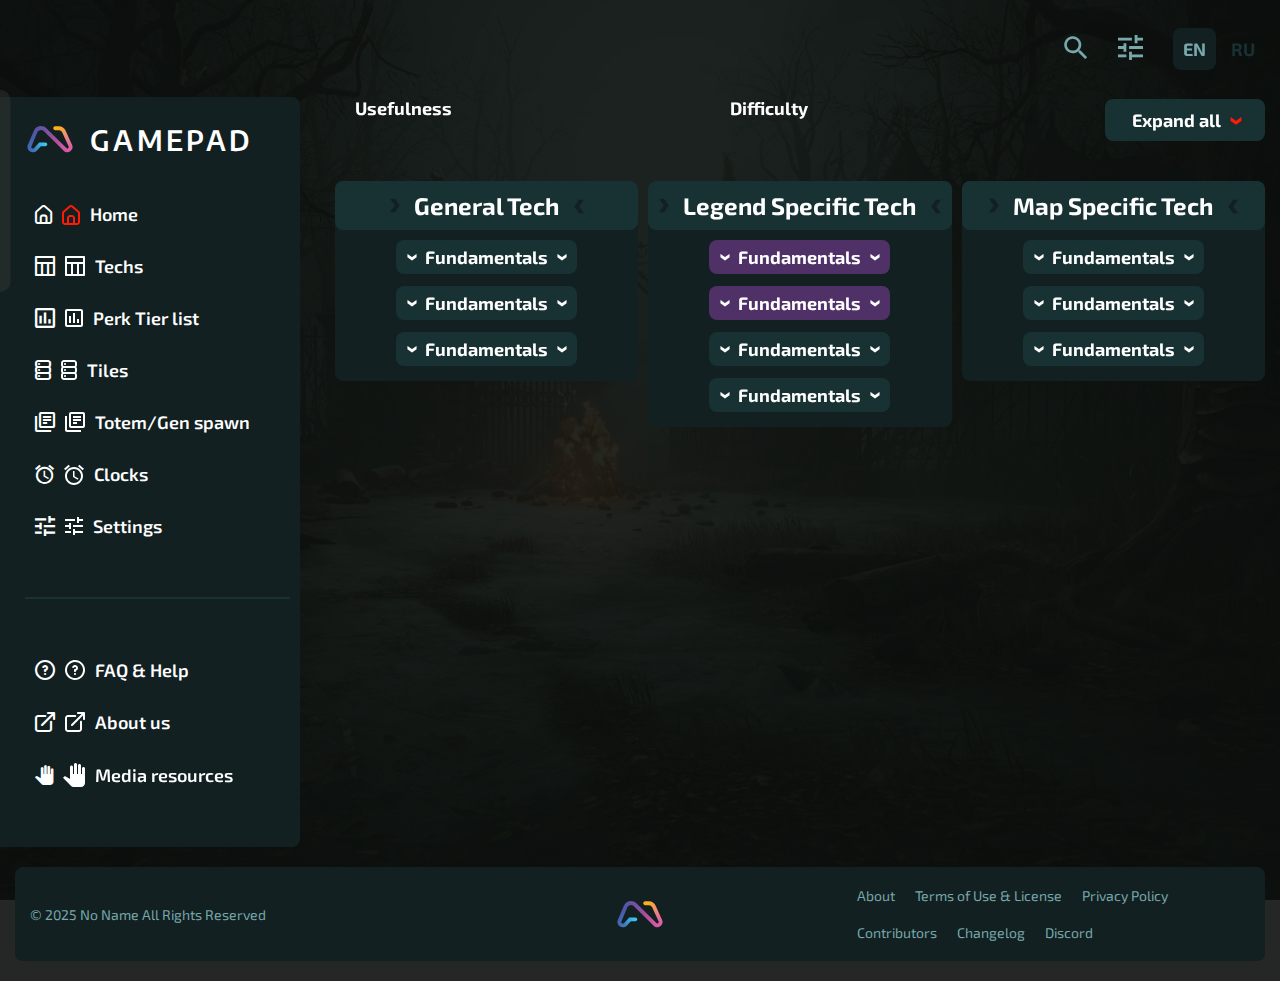
<file: range.html>
<!doctype html>
<html lang="en">
	<head>
		<meta charset="UTF-8">
		<meta name="viewport" content="width=device-width, initial-scale=1.0">
		<link rel="shortcut icon" href="./assets/img/favicon.ico">
		<title>Home Page</title>
		<script type="module" crossorigin="" src="./js/app.min.js?v=1760698091178"></script>
		<link rel="stylesheet" crossorigin="" href="./css/app.min.css?v=1760698091178">
	</head>
	<body data-fls-preloader="true">
		<div class="wrapper">
			<div class="bg-page">
				<img src="./assets/img/bg.jpg" alt="Image">
			</div>
			<header data-fls-header="" class="header">
				<div class="header__container">
					<button data-fls-menu="" class="header__burger">
						<img src="./assets/img/burger-open.svg" alt="icon">
					</button>
					<div class="header__actions">
						<div class="header__search-block search-block">
							<button class="search-block__btn"></button>
							<div class="search-block__body">
								<div class="search-block__body-wrapper">
									<form action="#">
										<input autocomplete="off" type="text" name="search" placeholder="Type...">
										<button type="submit"></button>
									</form>
									<div class="search-block__content-wrapper">
										<div class="search-block__content">
											<div class="search-block__items">
												<a href="#" class="search-block__link">
													<div class="search-block__left-side">
														<h3>Mantle ladder</h3>
														<ul class="search-block__breadcrumbs">
															<li>Legend Tech</li>
															<li>Wraith</li>
															<li>Portal</li>
														</ul>
													</div>
													<div class="search-block__right-side">
														<div class="search-block__usefulness">
															<span>Usefulness:</span>
															<img src="./assets/img/usefulness/signal-four.svg" alt="icon">
														</div>
														<div class="search-block__difficulty">
															<span>Difficulty:</span>
															<div class="hard">hard</div>
														</div>
													</div>
												</a>
												<a href="#" class="search-block__link">
													<div class="search-block__left-side">
														<h3>Punch boost</h3>
														<ul class="search-block__breadcrumbs">
															<li>General Tech</li>
															<li>Wall Tech</li>
															<li>Additional Wall Tech</li>
														</ul>
													</div>
													<div class="search-block__right-side">
														<div class="search-block__usefulness">
															<span>Usefulness:</span>
															<img src="./assets/img/usefulness/signal-two.svg" alt="icon">
														</div>
														<div class="search-block__difficulty">
															<span>Difficulty:</span>
															<div class="easy">easy</div>
														</div>
													</div>
												</a>
											</div>
										</div>
									</div>
								</div>
							</div>
						</div>
						<div class="header__filter filter-header">
							<button type="button" class="filter-header__btn"></button>
							<div class="filter-header__wrapper">
								<div class="filter-header__content">
									<div class="filter-header__switch-row switch-row">
										<div class="switch-row__content">
											<h3>Dark Mode</h3>
										</div>
										<label class="switch">
											<input class="switch__checkbox" type="checkbox" name="switch">
											<div class="switch__slider"></div>
										</label>
									</div>
									<div class="filter-header__box">
										<h3 class="filter-header__title">Layout Settings</h3>
										<div class="filter-header__switch-row switch-row">
											<div class="switch-row__content">
												<h3>Collapsed sidbar</h3>
												<p>
													Hides the tech dropdown menu from 
									the Sidebar. Also fixes it in place on Desktop
												</p>
											</div>
											<label class="switch">
												<input class="switch__checkbox" type="checkbox" name="switch">
												<div class="switch__slider"></div>
											</label>
										</div>
										<div class="filter-header__switch-row switch-row">
											<div class="switch-row__content">
												<h3>Full width text</h3>
												<p>Allow body text to take up the full width 
										of the
										screen.</p>
											</div>
											<label class="switch">
												<input class="switch__checkbox" type="checkbox" name="switch">
												<div class="switch__slider"></div>
											</label>
										</div>
									</div>
									<div class="filter-header__box">
										<h3 class="filter-header__title">Media Settings</h3>
										<div class="filter-header__switch-row switch-row">
											<div class="switch-row__content">
												<h3>Videos autoplay</h3>
												<p>Videos autoplay in Tech and Article pages.</p>
											</div>
											<label class="switch">
												<input class="switch__checkbox" type="checkbox" name="switch">
												<div class="switch__slider"></div>
											</label>
										</div>
										<div class="filter-header__switch-row switch-row">
											<div class="switch-row__content">
												<h3>Catalog video previews</h3>
												<p>Hovering over tech in the the Catalog 
									shows a video preview.</p>
											</div>
											<label class="switch">
												<input class="switch__checkbox" type="checkbox" name="switch">
												<div class="switch__slider"></div>
											</label>
										</div>
										<div class="filter-header__switch-row switch-row">
											<div class="switch-row__content">
												<h3>Dynamic media loading</h3>
												<p>
													Only load media when it is visible 
									on screen, can improve performance.
												</p>
											</div>
											<label class="switch">
												<input class="switch__checkbox" type="checkbox" name="switch">
												<div class="switch__slider"></div>
											</label>
										</div>
									</div>
								</div>
							</div>
						</div>
						<div class="header__languages">
							<a href="#" class="active">EN</a>
							<a href="#" class="">RU</a>
						</div>
					</div>
				</div>
			</header>
			<main class="catalog-page">
				<section class="catalog">
					<aside>
						<div class="aside-wrapper">
							<a class="aside-logo" href="#">
								<img src="./assets/img/logo.svg" alt="logo">
								<span>GAMEPAD</span>
							</a>
							<nav>
								<ul class="menu-pages">
									<li>
										<a href="#">
											<svg xmlns="http://www.w3.org/2000/svg" width="18" height="21" viewbox="0 0 18 21" fill="none">
												<path d="M17 7.00001L11 1.74001C10.45 1.24805 9.7379 0.976074 8.99997 0.976074C8.26204 0.976074 7.54999 1.24805 6.99997 1.74001L0.999973 7.00001C0.682341 7.28408 0.428873 7.63256 0.256445 8.02225C0.0840165 8.41194 -0.00341463 8.83389 -2.72762e-05 9.26001V18C-2.72762e-05 18.7957 0.316043 19.5587 0.878652 20.1213C1.44126 20.6839 2.20432 21 2.99997 21H15C15.7956 21 16.5587 20.6839 17.1213 20.1213C17.6839 19.5587 18 18.7957 18 18V9.25001C18.0019 8.82557 17.9138 8.40555 17.7414 8.01769C17.5691 7.62983 17.3163 7.28296 17 7.00001ZM11 19H6.99997V14C6.99997 13.7348 7.10533 13.4804 7.29287 13.2929C7.4804 13.1054 7.73476 13 7.99997 13H9.99997C10.2652 13 10.5195 13.1054 10.7071 13.2929C10.8946 13.4804 11 13.7348 11 14V19ZM16 18C16 18.2652 15.8946 18.5196 15.7071 18.7071C15.5195 18.8946 15.2652 19 15 19H13V14C13 13.2044 12.6839 12.4413 12.1213 11.8787C11.5587 11.3161 10.7956 11 9.99997 11H7.99997C7.20432 11 6.44126 11.3161 5.87865 11.8787C5.31604 12.4413 4.99997 13.2044 4.99997 14V19H2.99997C2.73476 19 2.4804 18.8946 2.29287 18.7071C2.10533 18.5196 1.99997 18.2652 1.99997 18V9.25001C2.00015 9.10802 2.03057 8.9677 2.08919 8.83839C2.14781 8.70907 2.2333 8.59372 2.33997 8.50001L8.33997 3.25001C8.52246 3.08969 8.75706 3.00127 8.99997 3.00127C9.24288 3.00127 9.47748 3.08969 9.65997 3.25001L15.66 8.50001C15.7666 8.59372 15.8521 8.70907 15.9108 8.83839C15.9694 8.9677 15.9998 9.10802 16 9.25001V18Z" fill="#FF1B06"></path>
											</svg>
											Home
										</a>
									</li>
									<li>
										<a href="#">
											<svg xmlns="http://www.w3.org/2000/svg" width="20" height="20" viewbox="0 0 20 20" fill="none">
												<path d="M19 0H1C0.734784 0 0.48043 0.105357 0.292893 0.292893C0.105357 0.48043 0 0.734784 0 1V19C0 19.2652 0.105357 19.5196 0.292893 19.7071C0.48043 19.8946 0.734784 20 1 20H19C19.2652 20 19.5196 19.8946 19.7071 19.7071C19.8946 19.5196 20 19.2652 20 19V1C20 0.734784 19.8946 0.48043 19.7071 0.292893C19.5196 0.105357 19.2652 0 19 0ZM6 18H2V8H6V18ZM12 18H8V8H12V18ZM18 18H14V8H18V18ZM18 6H2V2H18V6Z" fill="white"></path>
											</svg>
											Techs
										</a>
									</li>
									<li>
										<a href="#">
											<svg xmlns="http://www.w3.org/2000/svg" width="18" height="18" viewbox="0 0 18 18" fill="none">
												<path d="M16 0H2C0.9 0 0 0.9 0 2V16C0 17.1 0.9 18 2 18H16C17.1 18 18 17.1 18 16V2C18 0.9 17.1 0 16 0ZM16 16H2V2H16V16ZM4 7H6V14H4V7ZM8 4H10V14H8V4ZM12 10H14V14H12V10Z" fill="white"></path>
											</svg>
											Perk Tier list
										</a>
									</li>
									<li>
										<a href="#">
											<svg xmlns="http://www.w3.org/2000/svg" width="16" height="20" viewbox="0 0 16 20" fill="none">
												<path d="M4 15C3.80222 15 3.60888 15.0586 3.44443 15.1685C3.27998 15.2784 3.15181 15.4346 3.07612 15.6173C3.00043 15.8 2.98063 16.0011 3.01921 16.1951C3.0578 16.3891 3.15304 16.5673 3.29289 16.7071C3.43275 16.847 3.61093 16.9422 3.80491 16.9808C3.99889 17.0194 4.19996 16.9996 4.38268 16.9239C4.56541 16.8482 4.72159 16.72 4.83147 16.5556C4.94135 16.3911 5 16.1978 5 16C5 15.7348 4.89464 15.4804 4.70711 15.2929C4.51957 15.1054 4.26522 15 4 15ZM4 9C3.80222 9 3.60888 9.05865 3.44443 9.16853C3.27998 9.27841 3.15181 9.43459 3.07612 9.61732C3.00043 9.80004 2.98063 10.0011 3.01921 10.1951C3.0578 10.3891 3.15304 10.5673 3.29289 10.7071C3.43275 10.847 3.61093 10.9422 3.80491 10.9808C3.99889 11.0194 4.19996 10.9996 4.38268 10.9239C4.56541 10.8482 4.72159 10.72 4.83147 10.5556C4.94135 10.3911 5 10.1978 5 10C5 9.73478 4.89464 9.48043 4.70711 9.29289C4.51957 9.10536 4.26522 9 4 9ZM4 3C3.80222 3 3.60888 3.05865 3.44443 3.16853C3.27998 3.27841 3.15181 3.43459 3.07612 3.61732C3.00043 3.80004 2.98063 4.00111 3.01921 4.19509C3.0578 4.38907 3.15304 4.56725 3.29289 4.70711C3.43275 4.84696 3.61093 4.9422 3.80491 4.98079C3.99889 5.01937 4.19996 4.99957 4.38268 4.92388C4.56541 4.84819 4.72159 4.72002 4.83147 4.55557C4.94135 4.39112 5 4.19778 5 4C5 3.73478 4.89464 3.48043 4.70711 3.29289C4.51957 3.10536 4.26522 3 4 3ZM16 3C16 2.20435 15.6839 1.44129 15.1213 0.87868C14.5587 0.316071 13.7956 0 13 0H3C2.20435 0 1.44129 0.316071 0.87868 0.87868C0.316071 1.44129 0 2.20435 0 3V5C0.00441061 5.74005 0.282211 6.45236 0.78 7C0.282211 7.54764 0.00441061 8.25994 0 9V11C0.00441061 11.7401 0.282211 12.4524 0.78 13C0.282211 13.5476 0.00441061 14.2599 0 15V17C0 17.7956 0.316071 18.5587 0.87868 19.1213C1.44129 19.6839 2.20435 20 3 20H13C13.7956 20 14.5587 19.6839 15.1213 19.1213C15.6839 18.5587 16 17.7956 16 17V15C15.9956 14.2599 15.7178 13.5476 15.22 13C15.7178 12.4524 15.9956 11.7401 16 11V9C15.9956 8.25994 15.7178 7.54764 15.22 7C15.7178 6.45236 15.9956 5.74005 16 5V3ZM14 17C14 17.2652 13.8946 17.5196 13.7071 17.7071C13.5196 17.8946 13.2652 18 13 18H3C2.73478 18 2.48043 17.8946 2.29289 17.7071C2.10536 17.5196 2 17.2652 2 17V15C2 14.7348 2.10536 14.4804 2.29289 14.2929C2.48043 14.1054 2.73478 14 3 14H13C13.2652 14 13.5196 14.1054 13.7071 14.2929C13.8946 14.4804 14 14.7348 14 15V17ZM14 11C14 11.2652 13.8946 11.5196 13.7071 11.7071C13.5196 11.8946 13.2652 12 13 12H3C2.73478 12 2.48043 11.8946 2.29289 11.7071C2.10536 11.5196 2 11.2652 2 11V9C2 8.73478 2.10536 8.48043 2.29289 8.29289C2.48043 8.10536 2.73478 8 3 8H13C13.2652 8 13.5196 8.10536 13.7071 8.29289C13.8946 8.48043 14 8.73478 14 9V11ZM14 5C14 5.26522 13.8946 5.51957 13.7071 5.70711C13.5196 5.89464 13.2652 6 13 6H3C2.73478 6 2.48043 5.89464 2.29289 5.70711C2.10536 5.51957 2 5.26522 2 5V3C2 2.73478 2.10536 2.48043 2.29289 2.29289C2.48043 2.10536 2.73478 2 3 2H13C13.2652 2 13.5196 2.10536 13.7071 2.29289C13.8946 2.48043 14 2.73478 14 3V5Z" fill="white"></path>
											</svg>
											Tiles
										</a>
									</li>
									<li>
										<a href="#">
											<svg xmlns="http://www.w3.org/2000/svg" width="20" height="20" viewbox="0 0 20 20" fill="none">
												<path d="M2 4H0V18C0 19.1 0.9 20 2 20H16V18H2V4ZM18 0H6C4.9 0 4 0.9 4 2V14C4 15.1 4.9 16 6 16H18C19.1 16 20 15.1 20 14V2C20 0.9 19.1 0 18 0ZM18 14H6V2H18V14ZM8 7H16V9H8V7ZM8 10H12V12H8V10ZM8 4H16V6H8V4Z" fill="white"></path>
											</svg>
											Totem/Gen spawn
										</a>
									</li>
									<li>
										<a href="#">
											<svg xmlns="http://www.w3.org/2000/svg" width="20" height="21" viewbox="0 0 20 21" fill="none">
												<path d="M10.5 7H9.00001V13L13.75 15.85L14.5 14.62L10.5 12.25V7ZM15.337 0.809998L19.944 4.655L18.664 6.19L14.054 2.347L15.337 0.809998ZM4.66301 0.809998L5.94501 2.346L1.33701 6.19L0.0570068 4.654L4.66301 0.809998ZM10 3C5.03001 3 1.00001 7.03 1.00001 12C1.00001 16.97 5.03001 21 10 21C14.97 21 19 16.97 19 12C19 7.03 14.97 3 10 3ZM10 19C6.14001 19 3.00001 15.86 3.00001 12C3.00001 8.14 6.14001 5 10 5C13.86 5 17 8.14 17 12C17 15.86 13.86 19 10 19Z" fill="white"></path>
											</svg>
											Clocks
										</a>
									</li>
									<li>
										<a href="#">
											<svg xmlns="http://www.w3.org/2000/svg" width="18" height="18" viewbox="0 0 18 18" fill="none">
												<path d="M0 14V16H6V14H0ZM0 2V4H10V2H0ZM10 18V16H18V14H10V12H8V18H10ZM4 6V8H0V10H4V12H6V6H4ZM18 10V8H8V10H18ZM12 6H14V4H18V2H14V0H12V6Z" fill="white"></path>
											</svg>
											Settings
										</a>
									</li>
								</ul>
								<ul class="menu-info">
									<li>
										<a href="#">
											<svg xmlns="http://www.w3.org/2000/svg" width="20" height="20" viewbox="0 0 20 20" fill="none">
												<path d="M9.29 13.29C9.247 13.3375 9.20693 13.3876 9.17 13.44C9.13216 13.4957 9.10189 13.5563 9.08 13.62C9.05117 13.6767 9.03095 13.7374 9.02001 13.8C9.0151 13.8666 9.0151 13.9334 9.02001 14C9.01663 14.1312 9.04402 14.2613 9.10001 14.38C9.14492 14.5041 9.21657 14.6168 9.30989 14.7101C9.40321 14.8034 9.51591 14.8751 9.64001 14.92C9.75971 14.9729 9.88913 15.0002 10.02 15.0002C10.1509 15.0002 10.2803 14.9729 10.4 14.92C10.5241 14.8751 10.6368 14.8034 10.7301 14.7101C10.8234 14.6168 10.8951 14.5041 10.94 14.38C10.9844 14.2584 11.0048 14.1294 11 14C11.0008 13.8684 10.9755 13.7379 10.9258 13.6161C10.876 13.4943 10.8027 13.3834 10.71 13.29C10.617 13.1963 10.5064 13.1219 10.3846 13.0711C10.2627 13.0203 10.132 12.9942 10 12.9942C9.86799 12.9942 9.73729 13.0203 9.61543 13.0711C9.49357 13.1219 9.38297 13.1963 9.29 13.29ZM10 0C8.02219 0 6.08879 0.58649 4.4443 1.6853C2.79981 2.78412 1.51809 4.3459 0.761209 6.17317C0.00433284 8.00043 -0.193701 10.0111 0.192152 11.9509C0.578004 13.8907 1.53041 15.6725 2.92894 17.0711C4.32746 18.4696 6.10929 19.422 8.0491 19.8079C9.98891 20.1937 11.9996 19.9957 13.8268 19.2388C15.6541 18.4819 17.2159 17.2002 18.3147 15.5557C19.4135 13.9112 20 11.9778 20 10C20 8.68678 19.7413 7.38642 19.2388 6.17317C18.7363 4.95991 17.9997 3.85752 17.0711 2.92893C16.1425 2.00035 15.0401 1.26375 13.8268 0.761205C12.6136 0.258658 11.3132 0 10 0ZM10 18C8.41775 18 6.87104 17.5308 5.55544 16.6518C4.23985 15.7727 3.21447 14.5233 2.60897 13.0615C2.00347 11.5997 1.84504 9.99113 2.15372 8.43928C2.4624 6.88743 3.22433 5.46197 4.34315 4.34315C5.46197 3.22433 6.88743 2.4624 8.43928 2.15372C9.99113 1.84504 11.5997 2.00346 13.0615 2.60896C14.5233 3.21447 15.7727 4.23984 16.6518 5.55544C17.5308 6.87103 18 8.41775 18 10C18 12.1217 17.1572 14.1566 15.6569 15.6569C14.1566 17.1571 12.1217 18 10 18ZM10 5C9.47307 4.99966 8.95534 5.13812 8.49891 5.40144C8.04249 5.66476 7.66347 6.04366 7.4 6.5C7.32765 6.61382 7.27907 6.7411 7.25718 6.87418C7.23529 7.00726 7.24055 7.14339 7.27263 7.27439C7.30472 7.40538 7.36297 7.52854 7.44389 7.63643C7.52481 7.74433 7.62671 7.83475 7.74348 7.90224C7.86024 7.96974 7.98945 8.01292 8.12334 8.02918C8.25722 8.04544 8.39301 8.03445 8.52254 7.99688C8.65207 7.9593 8.77266 7.89591 8.87705 7.81052C8.98145 7.72513 9.06749 7.6195 9.13 7.5C9.21811 7.3474 9.34497 7.22078 9.49775 7.13298C9.65053 7.04518 9.82379 6.9993 10 7C10.2652 7 10.5196 7.10536 10.7071 7.29289C10.8946 7.48043 11 7.73478 11 8C11 8.26522 10.8946 8.51957 10.7071 8.70711C10.5196 8.89464 10.2652 9 10 9C9.73479 9 9.48043 9.10536 9.2929 9.29289C9.10536 9.48043 9 9.73478 9 10V11C9 11.2652 9.10536 11.5196 9.2929 11.7071C9.48043 11.8946 9.73479 12 10 12C10.2652 12 10.5196 11.8946 10.7071 11.7071C10.8946 11.5196 11 11.2652 11 11V10.82C11.6614 10.58 12.2174 10.1152 12.5708 9.50687C12.9242 8.89851 13.0525 8.18529 12.9334 7.49189C12.8143 6.79849 12.4552 6.16902 11.919 5.71352C11.3828 5.25801 10.7035 5.00546 10 5Z" fill="white"></path>
											</svg>
											FAQ & Help
										</a>
									</li>
									<li>
										<a href="#">
											<svg xmlns="http://www.w3.org/2000/svg" width="20" height="20" viewbox="0 0 20 20" fill="none">
												<path d="M16 8.82C15.7348 8.82 15.4804 8.92536 15.2929 9.11289C15.1054 9.30043 15 9.55478 15 9.82V17C15 17.2652 14.8946 17.5196 14.7071 17.7071C14.5196 17.8946 14.2652 18 14 18H3C2.73478 18 2.48043 17.8946 2.29289 17.7071C2.10536 17.5196 2 17.2652 2 17V6C2 5.73478 2.10536 5.48043 2.29289 5.29289C2.48043 5.10536 2.73478 5 3 5H10.18C10.4452 5 10.6996 4.89464 10.8871 4.70711C11.0746 4.51957 11.18 4.26522 11.18 4C11.18 3.73478 11.0746 3.48043 10.8871 3.29289C10.6996 3.10536 10.4452 3 10.18 3H3C2.20435 3 1.44129 3.31607 0.87868 3.87868C0.316071 4.44129 0 5.20435 0 6V17C0 17.7956 0.316071 18.5587 0.87868 19.1213C1.44129 19.6839 2.20435 20 3 20H14C14.7956 20 15.5587 19.6839 16.1213 19.1213C16.6839 18.5587 17 17.7956 17 17V9.82C17 9.55478 16.8946 9.30043 16.7071 9.11289C16.5196 8.92536 16.2652 8.82 16 8.82ZM19.92 0.62C19.8185 0.375651 19.6243 0.181475 19.38 0.0799999C19.2598 0.028759 19.1307 0.00157999 19 0H13C12.7348 0 12.4804 0.105357 12.2929 0.292893C12.1054 0.48043 12 0.734784 12 1C12 1.26522 12.1054 1.51957 12.2929 1.70711C12.4804 1.89464 12.7348 2 13 2H16.59L6.29 12.29C6.19627 12.383 6.12188 12.4936 6.07111 12.6154C6.02034 12.7373 5.9942 12.868 5.9942 13C5.9942 13.132 6.02034 13.2627 6.07111 13.3846C6.12188 13.5064 6.19627 13.617 6.29 13.71C6.38296 13.8037 6.49356 13.8781 6.61542 13.9289C6.73728 13.9797 6.86799 14.0058 7 14.0058C7.13201 14.0058 7.26272 13.9797 7.38458 13.9289C7.50644 13.8781 7.61704 13.8037 7.71 13.71L18 3.41V7C18 7.26522 18.1054 7.51957 18.2929 7.70711C18.4804 7.89464 18.7348 8 19 8C19.2652 8 19.5196 7.89464 19.7071 7.70711C19.8946 7.51957 20 7.26522 20 7V1C19.9984 0.869323 19.9712 0.740222 19.92 0.62Z" fill="white"></path>
											</svg>
											About us
										</a>
									</li>
									<li>
										<a href="#">
											<svg xmlns="http://www.w3.org/2000/svg" width="22" height="24" viewbox="0 0 22 24" fill="none">
												<path d="M22 5.5V20C22 22.2 20.2 24 18 24H10.7C9.62 24 8.6 23.57 7.85 22.81L0 14.83C0 14.83 1.26 13.6 1.3 13.58C1.52 13.39 1.79 13.29 2.09 13.29C2.31 13.29 2.51 13.35 2.69 13.45C2.73 13.46 7 15.91 7 15.91V4C7 3.17 7.67 2.5 8.5 2.5C9.33 2.5 10 3.17 10 4V11H11V1.5C11 0.67 11.67 0 12.5 0C13.33 0 14 0.67 14 1.5V11H15V2.5C15 1.67 15.67 1 16.5 1C17.33 1 18 1.67 18 2.5V11H19V5.5C19 4.67 19.67 4 20.5 4C21.33 4 22 4.67 22 5.5Z" fill="white"></path>
											</svg>
											Media resources
										</a>
									</li>
								</ul>
							</nav>
						</div>
						<button type="button" data-fls-menu="" class="aside-close"></button>
					</aside>
					<div class="catalog__container">
						<div class="catalog__header">
							<div class="catalog__rangers">
								<div class="catalog__icon-range">
									<h3>Usefulness</h3>
									<div id="range-slider-icons"></div>
								</div>
								<div class="catalog__label-range">
									<h3>Difficulty</h3>
									<div id="range-slider-labels"></div>
								</div>
							</div>
							<button type="button" class="catalog__close-tabs">Expand all</button>
						</div>
						<div class="catalog__spollers">
							<div class="catalog__spoller-block spoller-block">
								<div class="spoller-block__header">General Tech</div>
								<div class="spoller-block__wrapper">
									<div data-fls-spollers="" class="spoller-block__item">
										<details class="spoller-block__item-wrap">
											<summary class="spoller-block__title">Fundamentals</summary>
											<div class="spoller-block__body">
												<div class="spoller-block__link-item">
													<h4>Slide</h4>
													<a data-fls-tippy="" data-video-src="assets/img/test.mp4" href="single.html#history-block" class="spoller-block__link">
														<span>Slidehop</span>
														<div class="spoller-block__types">
															<img src="./assets/img/usefulness/signal-one.svg" alt="" data-usefulness="usefulness-one">
															<div data-difficulty="basic" class="basic">basic</div>
														</div>
													</a>
												</div>
												<div class="spoller-block__link-item">
													<h4>Air</h4>
													<a data-fls-tippy="" data-video-src="assets/img/test.mp4" href="single.html#second" class="spoller-block__link">
														<span>Air strafe</span>
														<div class="spoller-block__types">
															<img src="./assets/img/usefulness/signal-two.svg" alt="" data-usefulness="usefulness-two">
															<div data-difficulty="easy" class="easy">easy</div>
														</div>
													</a>
												</div>
												<div class="spoller-block__link-item">
													<h4>Air</h4>
													<a data-fls-tippy="" data-video-src="assets/img/test.mp4" href="single.html#history-block" class="spoller-block__link">
														<span>Air strafe</span>
														<div class="spoller-block__types">
															<img src="./assets/img/usefulness/signal-three.svg" alt="" data-usefulness="usefulness-three">
															<div data-difficulty="medium" class="medium">medium</div>
														</div>
													</a>
												</div>
												<div class="spoller-block__link-item">
													<h4>Air</h4>
													<a data-fls-tippy="" data-video-src="assets/img/test.mp4" href="single.html#history-block" class="spoller-block__link">
														<span>Air strafe</span>
														<div class="spoller-block__types">
															<img src="./assets/img/usefulness/signal-four.svg" alt="" data-usefulness="usefulness-four">
															<div data-difficulty="hard" class="hard">hard</div>
														</div>
													</a>
												</div>
												<div class="spoller-block__link-item">
													<h4>Air</h4>
													<a data-fls-tippy="" data-video-src="assets/img/test.mp4" href="single.html#history-block" class="spoller-block__link">
														<span>Air strafe</span>
														<div class="spoller-block__types">
															<img src="./assets/img/usefulness/signal-five.svg" alt="" data-usefulness="usefulness-five">
															<div data-difficulty="master" class="master">master</div>
														</div>
													</a>
												</div>
											</div>
										</details>
									</div>
									<div data-fls-spollers="" class="spoller-block__item">
										<details class="spoller-block__item-wrap">
											<summary class="spoller-block__title">Fundamentals</summary>
											<div class="spoller-block__body">
												<div class="spoller-block__link-item">
													<h4>Slide</h4>
													<a data-fls-tippy="" data-video-src="assets/img/test.mp4" href="single.html#history-block" class="spoller-block__link">
														<span>Slidehop</span>
														<div class="spoller-block__types">
															<img src="./assets/img/usefulness/signal-one.svg" alt="" data-usefulness="usefulness-one">
															<div data-difficulty="basic" class="basic">basic</div>
														</div>
													</a>
												</div>
												<div class="spoller-block__link-item">
													<h4>Air</h4>
													<a data-fls-tippy="" data-video-src="assets/img/test.mp4" href="single.html#second" class="spoller-block__link">
														<span>Air strafe</span>
														<div class="spoller-block__types">
															<img src="./assets/img/usefulness/signal-two.svg" alt="" data-usefulness="usefulness-two">
															<div data-difficulty="easy" class="easy">easy</div>
														</div>
													</a>
												</div>
												<div class="spoller-block__link-item">
													<h4>Air</h4>
													<a data-fls-tippy="" data-video-src="assets/img/test.mp4" href="single.html#history-block" class="spoller-block__link">
														<span>Air strafe</span>
														<div class="spoller-block__types">
															<img src="./assets/img/usefulness/signal-three.svg" alt="" data-usefulness="usefulness-three">
															<div data-difficulty="medium" class="medium">medium</div>
														</div>
													</a>
												</div>
												<div class="spoller-block__link-item">
													<h4>Air</h4>
													<a data-fls-tippy="" data-video-src="assets/img/test.mp4" href="single.html#history-block" class="spoller-block__link">
														<span>Air strafe</span>
														<div class="spoller-block__types">
															<img src="./assets/img/usefulness/signal-four.svg" alt="" data-usefulness="usefulness-four">
															<div data-difficulty="hard" class="hard">hard</div>
														</div>
													</a>
												</div>
												<div class="spoller-block__link-item">
													<h4>Air</h4>
													<a data-fls-tippy="" data-video-src="assets/img/test.mp4" href="single.html#history-block" class="spoller-block__link">
														<span>Air strafe</span>
														<div class="spoller-block__types">
															<img src="./assets/img/usefulness/signal-five.svg" alt="" data-usefulness="usefulness-five">
															<div data-difficulty="master" class="master">master</div>
														</div>
													</a>
												</div>
											</div>
										</details>
									</div>
									<div data-fls-spollers="" class="spoller-block__item">
										<details class="spoller-block__item-wrap">
											<summary class="spoller-block__title">Fundamentals</summary>
											<div class="spoller-block__body">
												<div class="spoller-block__link-item">
													<h4>Slide</h4>
													<a data-fls-tippy="" data-video-src="assets/img/test.mp4" href="single.html#history-block" class="spoller-block__link">
														<span>Slidehop</span>
														<div class="spoller-block__types">
															<img src="./assets/img/usefulness/signal-one.svg" alt="" data-usefulness="usefulness-one">
															<div data-difficulty="basic" class="basic">basic</div>
														</div>
													</a>
												</div>
												<div class="spoller-block__link-item">
													<h4>Air</h4>
													<a data-fls-tippy="" data-video-src="assets/img/test.mp4" href="single.html#second" class="spoller-block__link">
														<span>Air strafe</span>
														<div class="spoller-block__types">
															<img src="./assets/img/usefulness/signal-two.svg" alt="" data-usefulness="usefulness-two">
															<div data-difficulty="easy" class="easy">easy</div>
														</div>
													</a>
												</div>
												<div class="spoller-block__link-item">
													<h4>Air</h4>
													<a data-fls-tippy="" data-video-src="assets/img/test.mp4" href="single.html#history-block" class="spoller-block__link">
														<span>Air strafe</span>
														<div class="spoller-block__types">
															<img src="./assets/img/usefulness/signal-three.svg" alt="" data-usefulness="usefulness-three">
															<div data-difficulty="medium" class="medium">medium</div>
														</div>
													</a>
												</div>
												<div class="spoller-block__link-item">
													<h4>Air</h4>
													<a data-fls-tippy="" data-video-src="assets/img/test.mp4" href="single.html#history-block" class="spoller-block__link">
														<span>Air strafe</span>
														<div class="spoller-block__types">
															<img src="./assets/img/usefulness/signal-four.svg" alt="" data-usefulness="usefulness-four">
															<div data-difficulty="hard" class="hard">hard</div>
														</div>
													</a>
												</div>
												<div class="spoller-block__link-item">
													<h4>Air</h4>
													<a data-fls-tippy="" data-video-src="assets/img/test.mp4" href="single.html#history-block" class="spoller-block__link">
														<span>Air strafe</span>
														<div class="spoller-block__types">
															<img src="./assets/img/usefulness/signal-five.svg" alt="" data-usefulness="usefulness-five">
															<div data-difficulty="master" class="master">master</div>
														</div>
													</a>
												</div>
											</div>
										</details>
									</div>
								</div>
							</div>
							<div class="catalog__spoller-block spoller-block">
								<div class="spoller-block__header">Legend Specific Tech</div>
								<div class="spoller-block__wrapper">
									<div data-fls-spollers="" class="spoller-block__item">
										<details class="spoller-block__item-wrap">
											<summary data-fls-tippy-img="" data-image-src="assets/img/Ash.png" data-image-alt="Превью" style="background: #4F3067;" class="spoller-block__title">Fundamentals</summary>
											<div style="background: linear-gradient(180deg, #4F3067 0%, #29223F 100%);" class="spoller-block__body">
												<div class="spoller-block__link-item">
													<h4>Slide</h4>
													<a data-fls-tippy="" data-video-src="assets/img/test.mp4" data-fls-scrollto="https://gamepad.vla9ik-dev.site/single.html#history-block" href="#" class="spoller-block__link">
														<span>Slidehop</span>
														<div class="spoller-block__types">
															<img src="./assets/img/usefulness/signal-one.svg" alt="" data-usefulness="usefulness-one">
															<div data-difficulty="basic" class="basic">basic</div>
														</div>
													</a>
												</div>
												<div class="spoller-block__link-item">
													<h4>Air</h4>
													<a data-fls-tippy="" data-video-src="assets/img/test.mp4" data-fls-scrollto="https://gamepad.vla9ik-dev.site/single.html#history-block" href="#" class="spoller-block__link">
														<span>Air strafe</span>
														<div class="spoller-block__types">
															<img src="./assets/img/usefulness/signal-two.svg" alt="" data-usefulness="usefulness-two">
															<div data-difficulty="easy" class="easy">easy</div>
														</div>
													</a>
												</div>
											</div>
										</details>
									</div>
									<div data-fls-spollers="" class="spoller-block__item">
										<details class="spoller-block__item-wrap">
											<summary data-fls-tippy-img="" data-image-src="assets/img/Lifeline.png" data-image-alt="Превью" style="background: #4F3067;" class="spoller-block__title">Fundamentals</summary>
											<div style="background: linear-gradient(180deg, #4F3067 0%, #29223F 100%);" class="spoller-block__body">
												<div class="spoller-block__link-item">
													<h4>Slide</h4>
													<a data-fls-tippy="" data-video-src="assets/img/test.mp4" data-fls-scrollto="https://gamepad.vla9ik-dev.site/single.html#history-block" href="#" class="spoller-block__link">
														<span>Slidehop</span>
														<div class="spoller-block__types">
															<img src="./assets/img/usefulness/signal-one.svg" alt="" data-usefulness="usefulness-one">
															<div data-difficulty="basic" class="basic">basic</div>
														</div>
													</a>
												</div>
												<div class="spoller-block__link-item">
													<h4>Air</h4>
													<a data-fls-tippy="" data-video-src="assets/img/test.mp4" data-fls-scrollto="https://gamepad.vla9ik-dev.site/single.html#history-block" href="#" class="spoller-block__link">
														<span>Air strafe</span>
														<div class="spoller-block__types">
															<img src="./assets/img/usefulness/signal-two.svg" alt="" data-usefulness="usefulness-two">
															<div data-difficulty="easy" class="easy">easy</div>
														</div>
													</a>
												</div>
											</div>
										</details>
									</div>
									<div data-fls-spollers="" class="spoller-block__item">
										<details class="spoller-block__item-wrap">
											<summary class="spoller-block__title">Fundamentals</summary>
											<div class="spoller-block__body">
												<div class="spoller-block__link-item">
													<h4>Slide</h4>
													<a data-fls-tippy="" data-video-src="assets/img/test.mp4" href="single.html#history-block" class="spoller-block__link">
														<span>Slidehop</span>
														<div class="spoller-block__types">
															<img src="./assets/img/usefulness/signal-one.svg" alt="" data-usefulness="usefulness-one">
															<div data-difficulty="basic" class="basic">basic</div>
														</div>
													</a>
												</div>
												<div class="spoller-block__link-item">
													<h4>Air</h4>
													<a data-fls-tippy="" data-video-src="assets/img/test.mp4" href="single.html#second" class="spoller-block__link">
														<span>Air strafe</span>
														<div class="spoller-block__types">
															<img src="./assets/img/usefulness/signal-two.svg" alt="" data-usefulness="usefulness-two">
															<div data-difficulty="easy" class="easy">easy</div>
														</div>
													</a>
												</div>
												<div class="spoller-block__link-item">
													<h4>Air</h4>
													<a data-fls-tippy="" data-video-src="assets/img/test.mp4" href="single.html#history-block" class="spoller-block__link">
														<span>Air strafe</span>
														<div class="spoller-block__types">
															<img src="./assets/img/usefulness/signal-three.svg" alt="" data-usefulness="usefulness-three">
															<div data-difficulty="medium" class="medium">medium</div>
														</div>
													</a>
												</div>
												<div class="spoller-block__link-item">
													<h4>Air</h4>
													<a data-fls-tippy="" data-video-src="assets/img/test.mp4" href="single.html#history-block" class="spoller-block__link">
														<span>Air strafe</span>
														<div class="spoller-block__types">
															<img src="./assets/img/usefulness/signal-four.svg" alt="" data-usefulness="usefulness-four">
															<div data-difficulty="hard" class="hard">hard</div>
														</div>
													</a>
												</div>
												<div class="spoller-block__link-item">
													<h4>Air</h4>
													<a data-fls-tippy="" data-video-src="assets/img/test.mp4" href="single.html#history-block" class="spoller-block__link">
														<span>Air strafe</span>
														<div class="spoller-block__types">
															<img src="./assets/img/usefulness/signal-five.svg" alt="" data-usefulness="usefulness-five">
															<div data-difficulty="master" class="master">master</div>
														</div>
													</a>
												</div>
											</div>
										</details>
									</div>
									<div data-fls-spollers="" class="spoller-block__item">
										<details class="spoller-block__item-wrap">
											<summary class="spoller-block__title">Fundamentals</summary>
											<div class="spoller-block__body">
												<div class="spoller-block__link-item">
													<h4>Slide</h4>
													<a data-fls-tippy="" data-video-src="assets/img/test.mp4" href="single.html#history-block" class="spoller-block__link">
														<span>Slidehop</span>
														<div class="spoller-block__types">
															<img src="./assets/img/usefulness/signal-one.svg" alt="" data-usefulness="usefulness-one">
															<div data-difficulty="basic" class="basic">basic</div>
														</div>
													</a>
												</div>
												<div class="spoller-block__link-item">
													<h4>Air</h4>
													<a data-fls-tippy="" data-video-src="assets/img/test.mp4" href="single.html#second" class="spoller-block__link">
														<span>Air strafe</span>
														<div class="spoller-block__types">
															<img src="./assets/img/usefulness/signal-two.svg" alt="" data-usefulness="usefulness-two">
															<div data-difficulty="easy" class="easy">easy</div>
														</div>
													</a>
												</div>
												<div class="spoller-block__link-item">
													<h4>Air</h4>
													<a data-fls-tippy="" data-video-src="assets/img/test.mp4" href="single.html#history-block" class="spoller-block__link">
														<span>Air strafe</span>
														<div class="spoller-block__types">
															<img src="./assets/img/usefulness/signal-three.svg" alt="" data-usefulness="usefulness-three">
															<div data-difficulty="medium" class="medium">medium</div>
														</div>
													</a>
												</div>
												<div class="spoller-block__link-item">
													<h4>Air</h4>
													<a data-fls-tippy="" data-video-src="assets/img/test.mp4" href="single.html#history-block" class="spoller-block__link">
														<span>Air strafe</span>
														<div class="spoller-block__types">
															<img src="./assets/img/usefulness/signal-four.svg" alt="" data-usefulness="usefulness-four">
															<div data-difficulty="hard" class="hard">hard</div>
														</div>
													</a>
												</div>
												<div class="spoller-block__link-item">
													<h4>Air</h4>
													<a data-fls-tippy="" data-video-src="assets/img/test.mp4" href="single.html#history-block" class="spoller-block__link">
														<span>Air strafe</span>
														<div class="spoller-block__types">
															<img src="./assets/img/usefulness/signal-five.svg" alt="" data-usefulness="usefulness-five">
															<div data-difficulty="master" class="master">master</div>
														</div>
													</a>
												</div>
											</div>
										</details>
									</div>
								</div>
							</div>
							<div class="catalog__spoller-block spoller-block">
								<div class="spoller-block__header">Map Specific Tech</div>
								<div class="spoller-block__wrapper">
									<div data-fls-spollers="" class="spoller-block__item">
										<details class="spoller-block__item-wrap">
											<summary class="spoller-block__title">Fundamentals</summary>
											<div class="spoller-block__body">
												<div class="spoller-block__link-item">
													<a data-fls-tippy="" data-video-src="assets/img/test.mp4" href="single.html#history-block" class="spoller-block__link">
														<span>Slidehop</span>
														<div class="spoller-block__types">
															<img src="./assets/img/usefulness/signal-one.svg" alt="" data-usefulness="usefulness-four">
															<div data-difficulty="basic" class="basic">basic</div>
														</div>
													</a>
													<a data-fls-tippy="" data-video-src="assets/img/test.mp4" href="single.html#history-block" class="spoller-block__link">
														<span>Slidehop</span>
														<div class="spoller-block__types">
															<img src="./assets/img/usefulness/signal-one.svg" alt="" data-usefulness="usefulness-two">
															<div data-difficulty="medium" class="medium">medium</div>
														</div>
													</a>
													<a data-fls-tippy="" data-video-src="assets/img/test.mp4" href="single.html#history-block" class="spoller-block__link">
														<span>Slidehop</span>
														<div class="spoller-block__types">
															<img src="./assets/img/usefulness/signal-one.svg" alt="" data-usefulness="usefulness-one">
															<div data-difficulty="basic" class="basic">hard</div>
														</div>
													</a>
													<a data-fls-tippy="" data-video-src="assets/img/test.mp4" href="single.html#history-block" class="spoller-block__link">
														<span>Slidehop</span>
														<div class="spoller-block__types">
															<img src="./assets/img/usefulness/signal-one.svg" alt="" data-usefulness="usefulness-one">
															<div data-difficulty="master" class="master">master</div>
														</div>
													</a>
												</div>
											</div>
										</details>
									</div>
									<div data-fls-spollers="" class="spoller-block__item">
										<details class="spoller-block__item-wrap">
											<summary class="spoller-block__title">Fundamentals</summary>
											<div class="spoller-block__body">
												<div class="spoller-block__link-item">
													<a data-fls-tippy="" data-video-src="assets/img/test.mp4" href="single.html#history-block" class="spoller-block__link">
														<span>Slidehop</span>
														<div class="spoller-block__types">
															<img src="./assets/img/usefulness/signal-one.svg" alt="" data-usefulness="usefulness-one">
															<div data-difficulty="basic" class="basic">basic</div>
														</div>
													</a>
													<a data-fls-tippy="" data-video-src="assets/img/test.mp4" href="single.html#history-block" class="spoller-block__link">
														<span>Slidehop</span>
														<div class="spoller-block__types">
															<img src="./assets/img/usefulness/signal-one.svg" alt="" data-usefulness="usefulness-one">
															<div data-difficulty="basic" class="basic">basic</div>
														</div>
													</a>
													<a data-fls-tippy="" data-video-src="assets/img/test.mp4" href="single.html#history-block" class="spoller-block__link">
														<span>Slidehop</span>
														<div class="spoller-block__types">
															<img src="./assets/img/usefulness/signal-one.svg" alt="" data-usefulness="usefulness-one">
															<div data-difficulty="basic" class="basic">basic</div>
														</div>
													</a>
													<a data-fls-tippy="" data-video-src="assets/img/test.mp4" href="single.html#history-block" class="spoller-block__link">
														<span>Slidehop</span>
														<div class="spoller-block__types">
															<img src="./assets/img/usefulness/signal-one.svg" alt="" data-usefulness="usefulness-one">
															<div data-difficulty="basic" class="basic">basic</div>
														</div>
													</a>
												</div>
											</div>
										</details>
									</div>
									<div data-fls-spollers="" class="spoller-block__item">
										<details class="spoller-block__item-wrap">
											<summary class="spoller-block__title">Fundamentals</summary>
											<div class="spoller-block__body">
												<div class="spoller-block__link-item">
													<a data-fls-tippy="" data-video-src="assets/img/test.mp4" href="single.html#history-block" class="spoller-block__link">
														<span>Slidehop</span>
														<div class="spoller-block__types">
															<img src="./assets/img/usefulness/signal-one.svg" alt="" data-usefulness="usefulness-one">
															<div data-difficulty="basic" class="basic">basic</div>
														</div>
													</a>
													<a data-fls-tippy="" data-video-src="assets/img/test.mp4" href="single.html#history-block" class="spoller-block__link">
														<span>Slidehop</span>
														<div class="spoller-block__types">
															<img src="./assets/img/usefulness/signal-one.svg" alt="" data-usefulness="usefulness-one">
															<div data-difficulty="basic" class="basic">basic</div>
														</div>
													</a>
													<a data-fls-tippy="" data-video-src="assets/img/test.mp4" href="single.html#history-block" class="spoller-block__link">
														<span>Slidehop</span>
														<div class="spoller-block__types">
															<img src="./assets/img/usefulness/signal-one.svg" alt="" data-usefulness="usefulness-one">
															<div data-difficulty="basic" class="basic">basic</div>
														</div>
													</a>
													<a data-fls-tippy="" data-video-src="assets/img/test.mp4" href="single.html#history-block" class="spoller-block__link">
														<span>Slidehop</span>
														<div class="spoller-block__types">
															<img src="./assets/img/usefulness/signal-one.svg" alt="" data-usefulness="usefulness-one">
															<div data-difficulty="basic" class="basic">basic</div>
														</div>
													</a>
												</div>
											</div>
										</details>
									</div>
								</div>
							</div>
						</div>
					</div>
				</section>
			</main>
			<footer data-fls-footer="" class="footer">
				<div class="footer__container">
					<div class="footer__rights">© 2025 No Name All Rights Reserved</div>
					<a href="#" class="footer__logo">
						<img src="./assets/img/logo.svg" alt="logo">
					</a>
					<nav class="footer__menu">
						<ul>
							<li>
								<a href="#">About</a>
							</li>
							<li>
								<a href="#">Terms of Use & License</a>
							</li>
							<li>
								<a href="#">Privacy Policy</a>
							</li>
							<li>
								<a href="#">Contributors</a>
							</li>
							<li>
								<a href="#">Changelog</a>
							</li>
							<li>
								<a href="#">Discord</a>
							</li>
						</ul>
					</nav>
				</div>
			</footer>
		</div>
		<ul id="fls-dev-panel">
			<li>
				<a href="single.html">single</a>
			</li>
			<li>
				<a href="range.html">range</a>
			</li>
			<li>
				<a href="posts.html">posts</a>
			</li>
			<li>
				<a href="media.html">media</a>
			</li>
			<li>
				<a href="items.html">items</a>
			</li>
			<li>
				<a href="index.html">index</a>
			</li>
			<li>
				<a href="404.html">404</a>
			</li>
		</ul>
		<style>
			#fls-dev-panel{
				position: fixed;
				left: 10px;
				padding: 15px 25px 15px 15px;
				border-radius: 0 10px 10px 0;
				top: 10%;
				color: #ffffff;
				background-color: rgba(51, 51, 51, 0.5);
				transform: translate(-100%, 0px);
				max-height: 80svh;
				overflow: auto;
				transition: all 300ms;
				z-index: 9999;
				font-family: Arial, "Helvetica Neue", Helvetica, sans-serif;
			}
			#fls-dev-panel li{
				list-style:none;
			}
			#fls-dev-panel hr{
				border-bottom: 1px solid;
			}
			#fls-dev-panel:hover{
				left: 0px;
				transform: translate(0, 0);
			}
			#fls-dev-panel a{
				text-decoration: none;
				color: inherit;
			}
			#fls-dev-panel a:hover {
				text-decoration: underline;
			}
			#fls-dev-panel li:not(:last-child) {
				margin-bottom: 10px;
			}
		</style>
	</body>
</html>
</file>
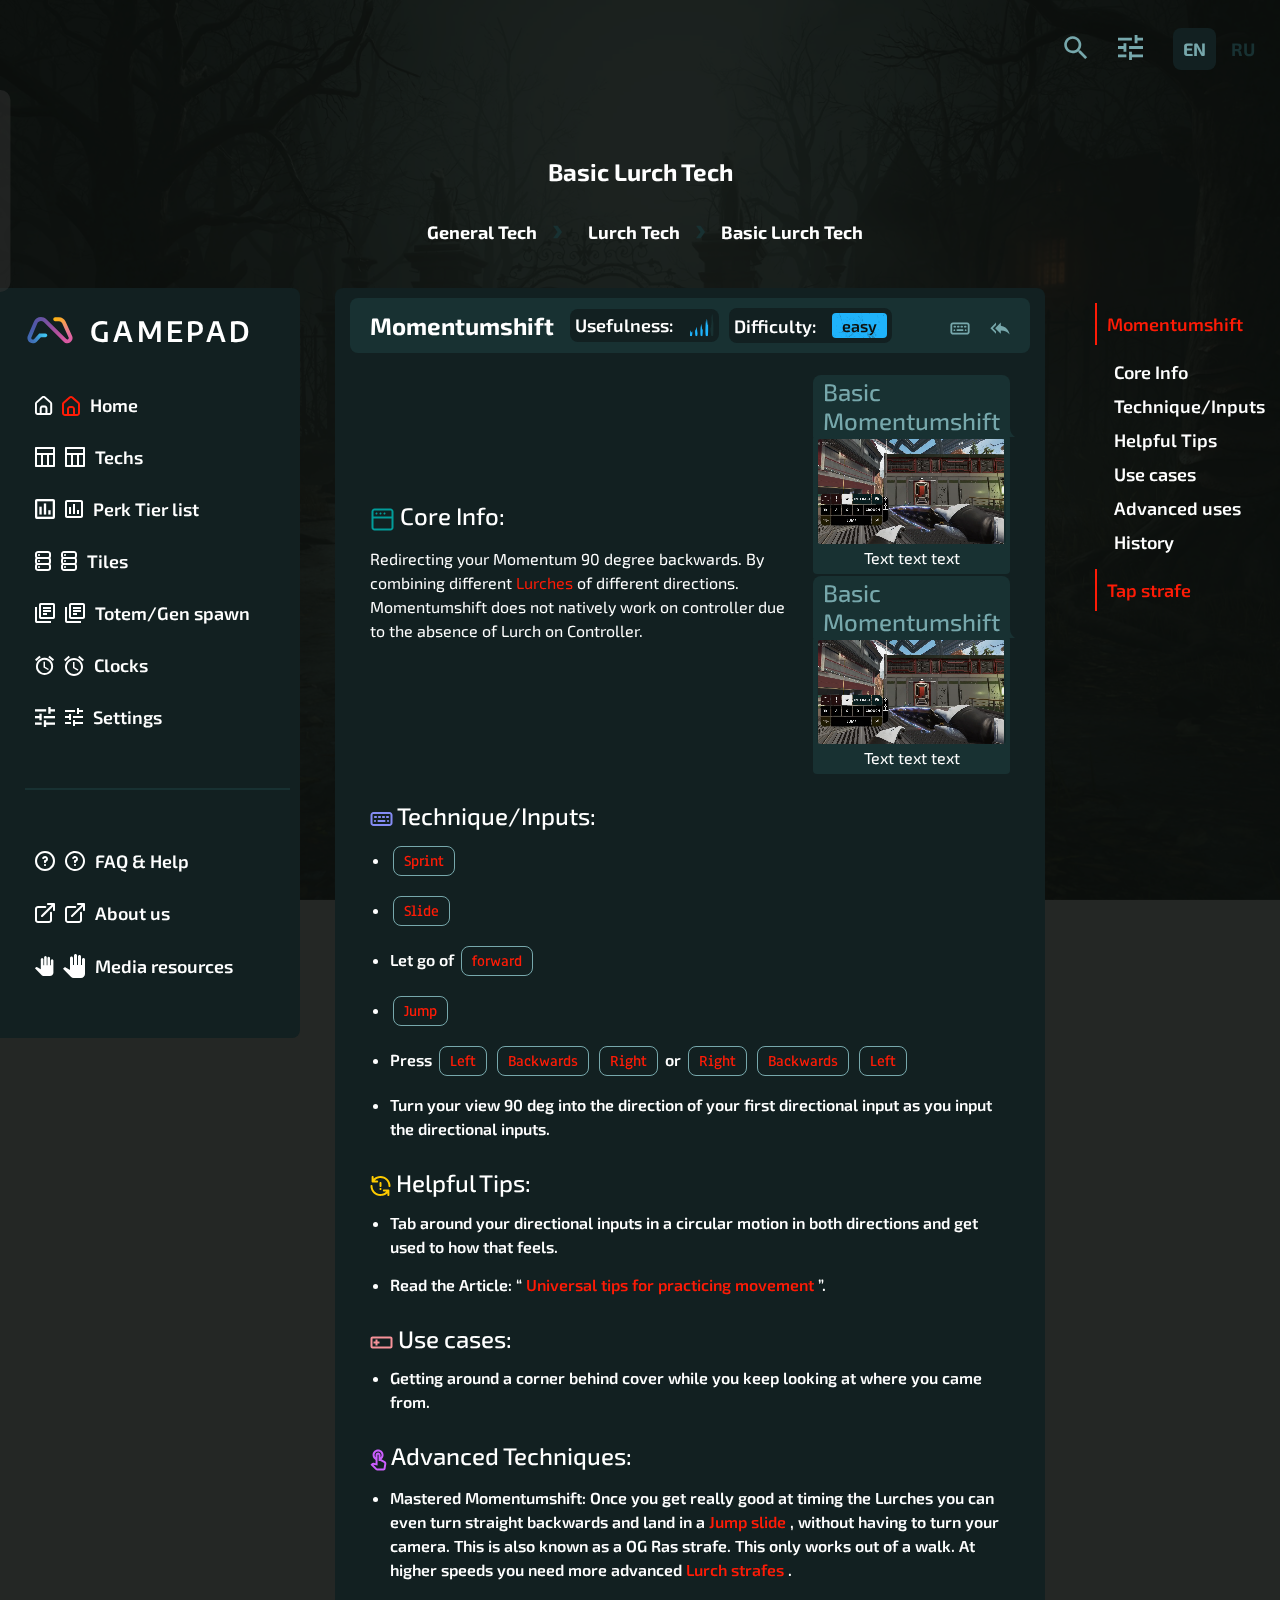
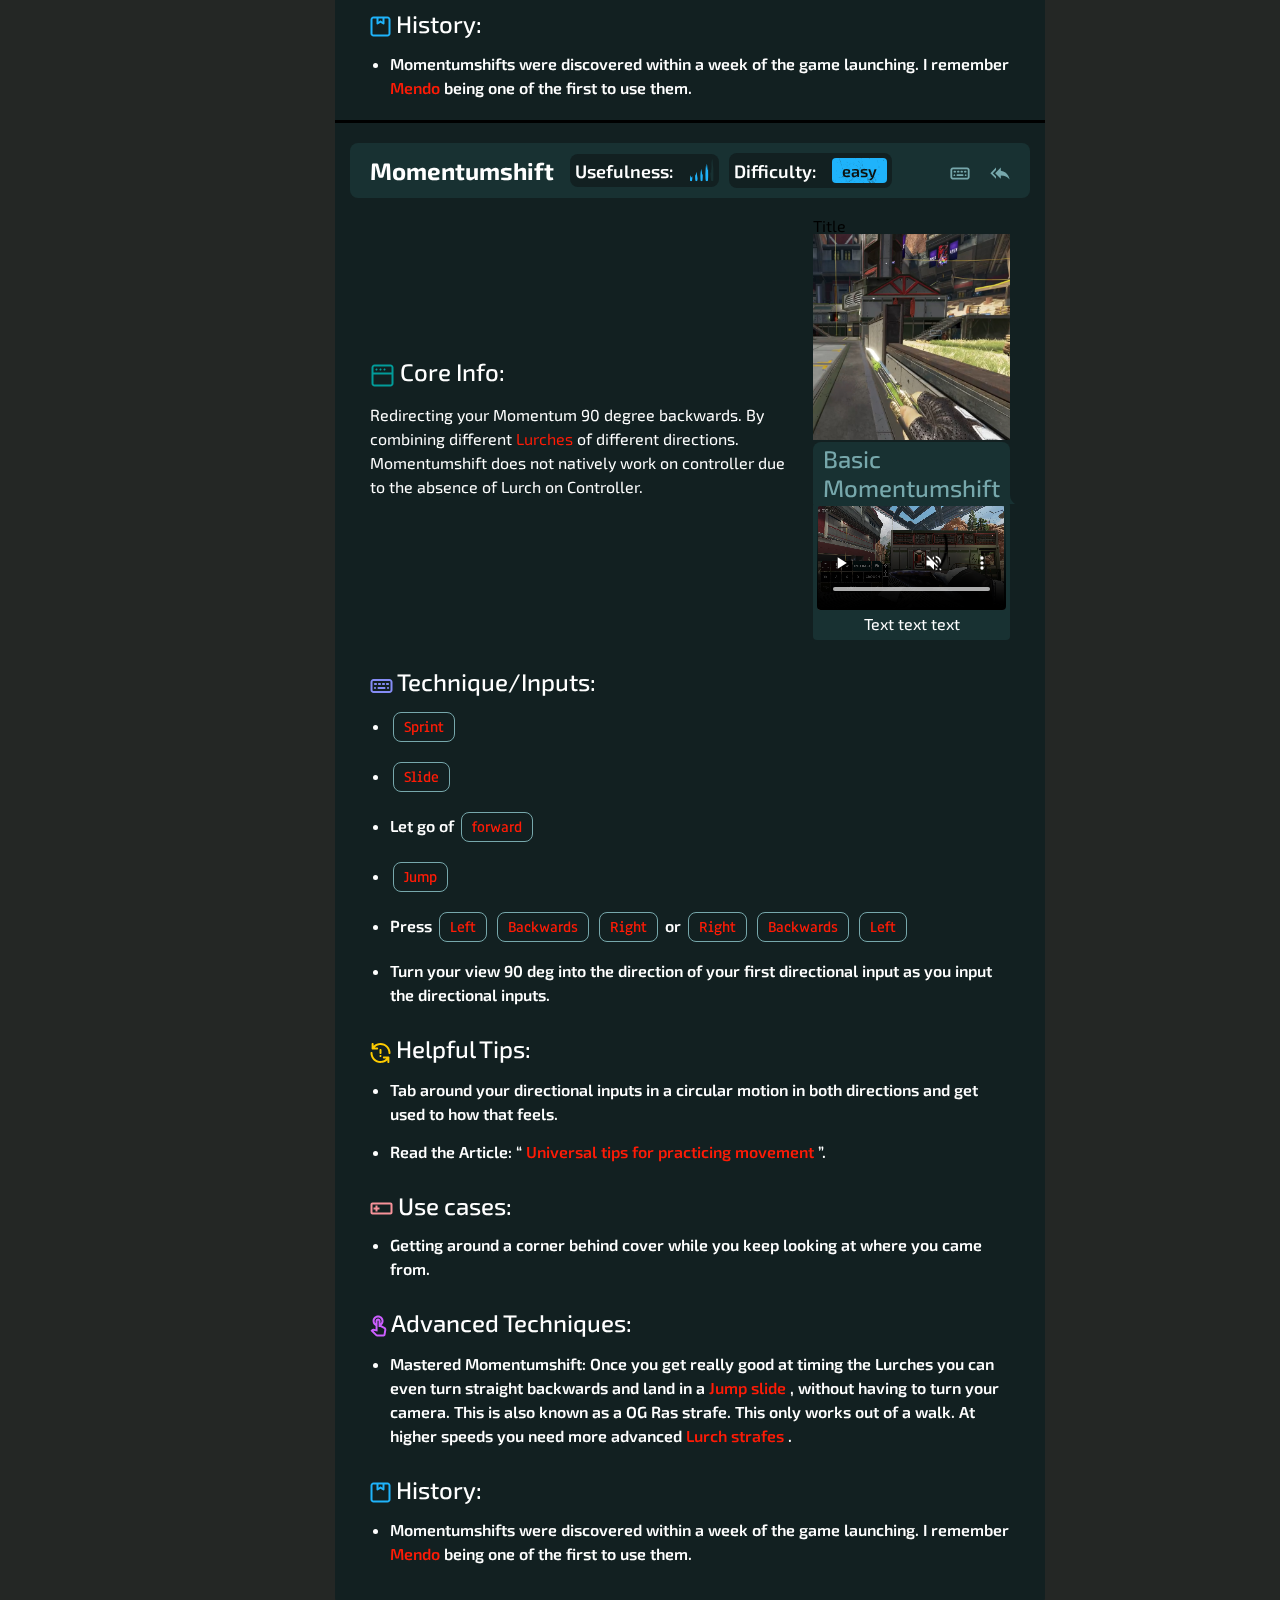
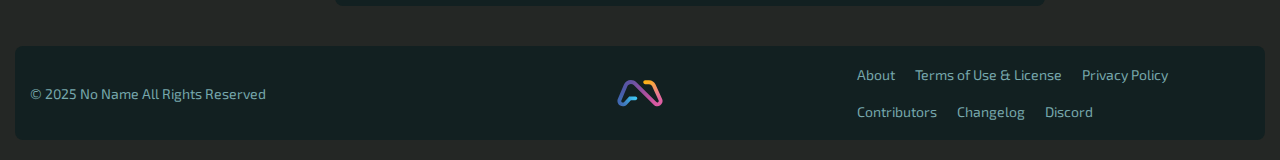
<file: single.html>
<!doctype html>
<html lang="en">
	<head>
		<meta charset="UTF-8">
		<meta name="viewport" content="width=device-width, initial-scale=1.0">
		<link rel="shortcut icon" href="./assets/img/favicon.ico">
		<title>Home Page</title>
		<script type="module" crossorigin="" src="./js/app.min.js?v=1760698091185"></script>
		<link rel="stylesheet" crossorigin="" href="./css/app.min.css?v=1760698091185">
	</head>
	<body data-fls-preloader="true">
		<div class="wrapper">
			<div class="bg-page">
				<img src="./assets/img/bg.jpg" alt="Image">
			</div>
			<header data-fls-header="" class="header">
				<div class="header__container">
					<button data-fls-menu="" class="header__burger">
						<img src="./assets/img/burger-open.svg" alt="icon">
					</button>
					<div class="header__actions">
						<div class="header__search-block search-block">
							<button class="search-block__btn"></button>
							<div class="search-block__body">
								<div class="search-block__body-wrapper">
									<form action="#">
										<input autocomplete="off" type="text" name="search" placeholder="Type...">
										<button type="submit"></button>
									</form>
									<div class="search-block__content-wrapper">
										<div class="search-block__content">
											<div class="search-block__items">
												<a href="#" class="search-block__link">
													<div class="search-block__left-side">
														<h3>Mantle ladder</h3>
														<ul class="search-block__breadcrumbs">
															<li>Legend Tech</li>
															<li>Wraith</li>
															<li>Portal</li>
														</ul>
													</div>
													<div class="search-block__right-side">
														<div class="search-block__usefulness">
															<span>Usefulness:</span>
															<img src="./assets/img/usefulness/signal-four.svg" alt="icon">
														</div>
														<div class="search-block__difficulty">
															<span>Difficulty:</span>
															<div class="hard">hard</div>
														</div>
													</div>
												</a>
												<a href="#" class="search-block__link">
													<div class="search-block__left-side">
														<h3>Punch boost</h3>
														<ul class="search-block__breadcrumbs">
															<li>General Tech</li>
															<li>Wall Tech</li>
															<li>Additional Wall Tech</li>
														</ul>
													</div>
													<div class="search-block__right-side">
														<div class="search-block__usefulness">
															<span>Usefulness:</span>
															<img src="./assets/img/usefulness/signal-two.svg" alt="icon">
														</div>
														<div class="search-block__difficulty">
															<span>Difficulty:</span>
															<div class="easy">easy</div>
														</div>
													</div>
												</a>
											</div>
										</div>
									</div>
								</div>
							</div>
						</div>
						<div class="header__filter filter-header">
							<button type="button" class="filter-header__btn"></button>
							<div class="filter-header__wrapper">
								<div class="filter-header__content">
									<div class="filter-header__switch-row switch-row">
										<div class="switch-row__content">
											<h3>Dark Mode</h3>
										</div>
										<label class="switch">
											<input class="switch__checkbox" type="checkbox" name="switch">
											<div class="switch__slider"></div>
										</label>
									</div>
									<div class="filter-header__box">
										<h3 class="filter-header__title">Layout Settings</h3>
										<div class="filter-header__switch-row switch-row">
											<div class="switch-row__content">
												<h3>Collapsed sidbar</h3>
												<p>
													Hides the tech dropdown menu from 
									the Sidebar. Also fixes it in place on Desktop
												</p>
											</div>
											<label class="switch">
												<input class="switch__checkbox" type="checkbox" name="switch">
												<div class="switch__slider"></div>
											</label>
										</div>
										<div class="filter-header__switch-row switch-row">
											<div class="switch-row__content">
												<h3>Full width text</h3>
												<p>Allow body text to take up the full width 
										of the
										screen.</p>
											</div>
											<label class="switch">
												<input class="switch__checkbox" type="checkbox" name="switch">
												<div class="switch__slider"></div>
											</label>
										</div>
									</div>
									<div class="filter-header__box">
										<h3 class="filter-header__title">Media Settings</h3>
										<div class="filter-header__switch-row switch-row">
											<div class="switch-row__content">
												<h3>Videos autoplay</h3>
												<p>Videos autoplay in Tech and Article pages.</p>
											</div>
											<label class="switch">
												<input class="switch__checkbox" type="checkbox" name="switch">
												<div class="switch__slider"></div>
											</label>
										</div>
										<div class="filter-header__switch-row switch-row">
											<div class="switch-row__content">
												<h3>Catalog video previews</h3>
												<p>Hovering over tech in the the Catalog 
									shows a video preview.</p>
											</div>
											<label class="switch">
												<input class="switch__checkbox" type="checkbox" name="switch">
												<div class="switch__slider"></div>
											</label>
										</div>
										<div class="filter-header__switch-row switch-row">
											<div class="switch-row__content">
												<h3>Dynamic media loading</h3>
												<p>
													Only load media when it is visible 
									on screen, can improve performance.
												</p>
											</div>
											<label class="switch">
												<input class="switch__checkbox" type="checkbox" name="switch">
												<div class="switch__slider"></div>
											</label>
										</div>
									</div>
								</div>
							</div>
						</div>
						<div class="header__languages">
							<a href="#" class="active">EN</a>
							<a href="#" class="">RU</a>
						</div>
					</div>
				</div>
			</header>
			<main class="single">
				<div class="single__header">
					<h1>Basic Lurch Tech</h1>
					<ul class="single__breadcrumbs">
						<li>
							<a href="#">General Tech</a>
						</li>
						<li>
							<a href="#">Lurch Tech</a>
						</li>
						<li>Basic Lurch Tech</li>
					</ul>
				</div>
				<div class="single__inner">
					<aside>
						<div class="aside-wrapper">
							<a class="aside-logo" href="#">
								<img src="./assets/img/logo.svg" alt="logo">
								<span>GAMEPAD</span>
							</a>
							<nav>
								<ul class="menu-pages">
									<li>
										<a href="#">
											<svg xmlns="http://www.w3.org/2000/svg" width="18" height="21" viewbox="0 0 18 21" fill="none">
												<path d="M17 7.00001L11 1.74001C10.45 1.24805 9.7379 0.976074 8.99997 0.976074C8.26204 0.976074 7.54999 1.24805 6.99997 1.74001L0.999973 7.00001C0.682341 7.28408 0.428873 7.63256 0.256445 8.02225C0.0840165 8.41194 -0.00341463 8.83389 -2.72762e-05 9.26001V18C-2.72762e-05 18.7957 0.316043 19.5587 0.878652 20.1213C1.44126 20.6839 2.20432 21 2.99997 21H15C15.7956 21 16.5587 20.6839 17.1213 20.1213C17.6839 19.5587 18 18.7957 18 18V9.25001C18.0019 8.82557 17.9138 8.40555 17.7414 8.01769C17.5691 7.62983 17.3163 7.28296 17 7.00001ZM11 19H6.99997V14C6.99997 13.7348 7.10533 13.4804 7.29287 13.2929C7.4804 13.1054 7.73476 13 7.99997 13H9.99997C10.2652 13 10.5195 13.1054 10.7071 13.2929C10.8946 13.4804 11 13.7348 11 14V19ZM16 18C16 18.2652 15.8946 18.5196 15.7071 18.7071C15.5195 18.8946 15.2652 19 15 19H13V14C13 13.2044 12.6839 12.4413 12.1213 11.8787C11.5587 11.3161 10.7956 11 9.99997 11H7.99997C7.20432 11 6.44126 11.3161 5.87865 11.8787C5.31604 12.4413 4.99997 13.2044 4.99997 14V19H2.99997C2.73476 19 2.4804 18.8946 2.29287 18.7071C2.10533 18.5196 1.99997 18.2652 1.99997 18V9.25001C2.00015 9.10802 2.03057 8.9677 2.08919 8.83839C2.14781 8.70907 2.2333 8.59372 2.33997 8.50001L8.33997 3.25001C8.52246 3.08969 8.75706 3.00127 8.99997 3.00127C9.24288 3.00127 9.47748 3.08969 9.65997 3.25001L15.66 8.50001C15.7666 8.59372 15.8521 8.70907 15.9108 8.83839C15.9694 8.9677 15.9998 9.10802 16 9.25001V18Z" fill="#FF1B06"></path>
											</svg>
											Home
										</a>
									</li>
									<li>
										<a href="#">
											<svg xmlns="http://www.w3.org/2000/svg" width="20" height="20" viewbox="0 0 20 20" fill="none">
												<path d="M19 0H1C0.734784 0 0.48043 0.105357 0.292893 0.292893C0.105357 0.48043 0 0.734784 0 1V19C0 19.2652 0.105357 19.5196 0.292893 19.7071C0.48043 19.8946 0.734784 20 1 20H19C19.2652 20 19.5196 19.8946 19.7071 19.7071C19.8946 19.5196 20 19.2652 20 19V1C20 0.734784 19.8946 0.48043 19.7071 0.292893C19.5196 0.105357 19.2652 0 19 0ZM6 18H2V8H6V18ZM12 18H8V8H12V18ZM18 18H14V8H18V18ZM18 6H2V2H18V6Z" fill="white"></path>
											</svg>
											Techs
										</a>
									</li>
									<li>
										<a href="#">
											<svg xmlns="http://www.w3.org/2000/svg" width="18" height="18" viewbox="0 0 18 18" fill="none">
												<path d="M16 0H2C0.9 0 0 0.9 0 2V16C0 17.1 0.9 18 2 18H16C17.1 18 18 17.1 18 16V2C18 0.9 17.1 0 16 0ZM16 16H2V2H16V16ZM4 7H6V14H4V7ZM8 4H10V14H8V4ZM12 10H14V14H12V10Z" fill="white"></path>
											</svg>
											Perk Tier list
										</a>
									</li>
									<li>
										<a href="#">
											<svg xmlns="http://www.w3.org/2000/svg" width="16" height="20" viewbox="0 0 16 20" fill="none">
												<path d="M4 15C3.80222 15 3.60888 15.0586 3.44443 15.1685C3.27998 15.2784 3.15181 15.4346 3.07612 15.6173C3.00043 15.8 2.98063 16.0011 3.01921 16.1951C3.0578 16.3891 3.15304 16.5673 3.29289 16.7071C3.43275 16.847 3.61093 16.9422 3.80491 16.9808C3.99889 17.0194 4.19996 16.9996 4.38268 16.9239C4.56541 16.8482 4.72159 16.72 4.83147 16.5556C4.94135 16.3911 5 16.1978 5 16C5 15.7348 4.89464 15.4804 4.70711 15.2929C4.51957 15.1054 4.26522 15 4 15ZM4 9C3.80222 9 3.60888 9.05865 3.44443 9.16853C3.27998 9.27841 3.15181 9.43459 3.07612 9.61732C3.00043 9.80004 2.98063 10.0011 3.01921 10.1951C3.0578 10.3891 3.15304 10.5673 3.29289 10.7071C3.43275 10.847 3.61093 10.9422 3.80491 10.9808C3.99889 11.0194 4.19996 10.9996 4.38268 10.9239C4.56541 10.8482 4.72159 10.72 4.83147 10.5556C4.94135 10.3911 5 10.1978 5 10C5 9.73478 4.89464 9.48043 4.70711 9.29289C4.51957 9.10536 4.26522 9 4 9ZM4 3C3.80222 3 3.60888 3.05865 3.44443 3.16853C3.27998 3.27841 3.15181 3.43459 3.07612 3.61732C3.00043 3.80004 2.98063 4.00111 3.01921 4.19509C3.0578 4.38907 3.15304 4.56725 3.29289 4.70711C3.43275 4.84696 3.61093 4.9422 3.80491 4.98079C3.99889 5.01937 4.19996 4.99957 4.38268 4.92388C4.56541 4.84819 4.72159 4.72002 4.83147 4.55557C4.94135 4.39112 5 4.19778 5 4C5 3.73478 4.89464 3.48043 4.70711 3.29289C4.51957 3.10536 4.26522 3 4 3ZM16 3C16 2.20435 15.6839 1.44129 15.1213 0.87868C14.5587 0.316071 13.7956 0 13 0H3C2.20435 0 1.44129 0.316071 0.87868 0.87868C0.316071 1.44129 0 2.20435 0 3V5C0.00441061 5.74005 0.282211 6.45236 0.78 7C0.282211 7.54764 0.00441061 8.25994 0 9V11C0.00441061 11.7401 0.282211 12.4524 0.78 13C0.282211 13.5476 0.00441061 14.2599 0 15V17C0 17.7956 0.316071 18.5587 0.87868 19.1213C1.44129 19.6839 2.20435 20 3 20H13C13.7956 20 14.5587 19.6839 15.1213 19.1213C15.6839 18.5587 16 17.7956 16 17V15C15.9956 14.2599 15.7178 13.5476 15.22 13C15.7178 12.4524 15.9956 11.7401 16 11V9C15.9956 8.25994 15.7178 7.54764 15.22 7C15.7178 6.45236 15.9956 5.74005 16 5V3ZM14 17C14 17.2652 13.8946 17.5196 13.7071 17.7071C13.5196 17.8946 13.2652 18 13 18H3C2.73478 18 2.48043 17.8946 2.29289 17.7071C2.10536 17.5196 2 17.2652 2 17V15C2 14.7348 2.10536 14.4804 2.29289 14.2929C2.48043 14.1054 2.73478 14 3 14H13C13.2652 14 13.5196 14.1054 13.7071 14.2929C13.8946 14.4804 14 14.7348 14 15V17ZM14 11C14 11.2652 13.8946 11.5196 13.7071 11.7071C13.5196 11.8946 13.2652 12 13 12H3C2.73478 12 2.48043 11.8946 2.29289 11.7071C2.10536 11.5196 2 11.2652 2 11V9C2 8.73478 2.10536 8.48043 2.29289 8.29289C2.48043 8.10536 2.73478 8 3 8H13C13.2652 8 13.5196 8.10536 13.7071 8.29289C13.8946 8.48043 14 8.73478 14 9V11ZM14 5C14 5.26522 13.8946 5.51957 13.7071 5.70711C13.5196 5.89464 13.2652 6 13 6H3C2.73478 6 2.48043 5.89464 2.29289 5.70711C2.10536 5.51957 2 5.26522 2 5V3C2 2.73478 2.10536 2.48043 2.29289 2.29289C2.48043 2.10536 2.73478 2 3 2H13C13.2652 2 13.5196 2.10536 13.7071 2.29289C13.8946 2.48043 14 2.73478 14 3V5Z" fill="white"></path>
											</svg>
											Tiles
										</a>
									</li>
									<li>
										<a href="#">
											<svg xmlns="http://www.w3.org/2000/svg" width="20" height="20" viewbox="0 0 20 20" fill="none">
												<path d="M2 4H0V18C0 19.1 0.9 20 2 20H16V18H2V4ZM18 0H6C4.9 0 4 0.9 4 2V14C4 15.1 4.9 16 6 16H18C19.1 16 20 15.1 20 14V2C20 0.9 19.1 0 18 0ZM18 14H6V2H18V14ZM8 7H16V9H8V7ZM8 10H12V12H8V10ZM8 4H16V6H8V4Z" fill="white"></path>
											</svg>
											Totem/Gen spawn
										</a>
									</li>
									<li>
										<a href="#">
											<svg xmlns="http://www.w3.org/2000/svg" width="20" height="21" viewbox="0 0 20 21" fill="none">
												<path d="M10.5 7H9.00001V13L13.75 15.85L14.5 14.62L10.5 12.25V7ZM15.337 0.809998L19.944 4.655L18.664 6.19L14.054 2.347L15.337 0.809998ZM4.66301 0.809998L5.94501 2.346L1.33701 6.19L0.0570068 4.654L4.66301 0.809998ZM10 3C5.03001 3 1.00001 7.03 1.00001 12C1.00001 16.97 5.03001 21 10 21C14.97 21 19 16.97 19 12C19 7.03 14.97 3 10 3ZM10 19C6.14001 19 3.00001 15.86 3.00001 12C3.00001 8.14 6.14001 5 10 5C13.86 5 17 8.14 17 12C17 15.86 13.86 19 10 19Z" fill="white"></path>
											</svg>
											Clocks
										</a>
									</li>
									<li>
										<a href="#">
											<svg xmlns="http://www.w3.org/2000/svg" width="18" height="18" viewbox="0 0 18 18" fill="none">
												<path d="M0 14V16H6V14H0ZM0 2V4H10V2H0ZM10 18V16H18V14H10V12H8V18H10ZM4 6V8H0V10H4V12H6V6H4ZM18 10V8H8V10H18ZM12 6H14V4H18V2H14V0H12V6Z" fill="white"></path>
											</svg>
											Settings
										</a>
									</li>
								</ul>
								<ul class="menu-info">
									<li>
										<a href="#">
											<svg xmlns="http://www.w3.org/2000/svg" width="20" height="20" viewbox="0 0 20 20" fill="none">
												<path d="M9.29 13.29C9.247 13.3375 9.20693 13.3876 9.17 13.44C9.13216 13.4957 9.10189 13.5563 9.08 13.62C9.05117 13.6767 9.03095 13.7374 9.02001 13.8C9.0151 13.8666 9.0151 13.9334 9.02001 14C9.01663 14.1312 9.04402 14.2613 9.10001 14.38C9.14492 14.5041 9.21657 14.6168 9.30989 14.7101C9.40321 14.8034 9.51591 14.8751 9.64001 14.92C9.75971 14.9729 9.88913 15.0002 10.02 15.0002C10.1509 15.0002 10.2803 14.9729 10.4 14.92C10.5241 14.8751 10.6368 14.8034 10.7301 14.7101C10.8234 14.6168 10.8951 14.5041 10.94 14.38C10.9844 14.2584 11.0048 14.1294 11 14C11.0008 13.8684 10.9755 13.7379 10.9258 13.6161C10.876 13.4943 10.8027 13.3834 10.71 13.29C10.617 13.1963 10.5064 13.1219 10.3846 13.0711C10.2627 13.0203 10.132 12.9942 10 12.9942C9.86799 12.9942 9.73729 13.0203 9.61543 13.0711C9.49357 13.1219 9.38297 13.1963 9.29 13.29ZM10 0C8.02219 0 6.08879 0.58649 4.4443 1.6853C2.79981 2.78412 1.51809 4.3459 0.761209 6.17317C0.00433284 8.00043 -0.193701 10.0111 0.192152 11.9509C0.578004 13.8907 1.53041 15.6725 2.92894 17.0711C4.32746 18.4696 6.10929 19.422 8.0491 19.8079C9.98891 20.1937 11.9996 19.9957 13.8268 19.2388C15.6541 18.4819 17.2159 17.2002 18.3147 15.5557C19.4135 13.9112 20 11.9778 20 10C20 8.68678 19.7413 7.38642 19.2388 6.17317C18.7363 4.95991 17.9997 3.85752 17.0711 2.92893C16.1425 2.00035 15.0401 1.26375 13.8268 0.761205C12.6136 0.258658 11.3132 0 10 0ZM10 18C8.41775 18 6.87104 17.5308 5.55544 16.6518C4.23985 15.7727 3.21447 14.5233 2.60897 13.0615C2.00347 11.5997 1.84504 9.99113 2.15372 8.43928C2.4624 6.88743 3.22433 5.46197 4.34315 4.34315C5.46197 3.22433 6.88743 2.4624 8.43928 2.15372C9.99113 1.84504 11.5997 2.00346 13.0615 2.60896C14.5233 3.21447 15.7727 4.23984 16.6518 5.55544C17.5308 6.87103 18 8.41775 18 10C18 12.1217 17.1572 14.1566 15.6569 15.6569C14.1566 17.1571 12.1217 18 10 18ZM10 5C9.47307 4.99966 8.95534 5.13812 8.49891 5.40144C8.04249 5.66476 7.66347 6.04366 7.4 6.5C7.32765 6.61382 7.27907 6.7411 7.25718 6.87418C7.23529 7.00726 7.24055 7.14339 7.27263 7.27439C7.30472 7.40538 7.36297 7.52854 7.44389 7.63643C7.52481 7.74433 7.62671 7.83475 7.74348 7.90224C7.86024 7.96974 7.98945 8.01292 8.12334 8.02918C8.25722 8.04544 8.39301 8.03445 8.52254 7.99688C8.65207 7.9593 8.77266 7.89591 8.87705 7.81052C8.98145 7.72513 9.06749 7.6195 9.13 7.5C9.21811 7.3474 9.34497 7.22078 9.49775 7.13298C9.65053 7.04518 9.82379 6.9993 10 7C10.2652 7 10.5196 7.10536 10.7071 7.29289C10.8946 7.48043 11 7.73478 11 8C11 8.26522 10.8946 8.51957 10.7071 8.70711C10.5196 8.89464 10.2652 9 10 9C9.73479 9 9.48043 9.10536 9.2929 9.29289C9.10536 9.48043 9 9.73478 9 10V11C9 11.2652 9.10536 11.5196 9.2929 11.7071C9.48043 11.8946 9.73479 12 10 12C10.2652 12 10.5196 11.8946 10.7071 11.7071C10.8946 11.5196 11 11.2652 11 11V10.82C11.6614 10.58 12.2174 10.1152 12.5708 9.50687C12.9242 8.89851 13.0525 8.18529 12.9334 7.49189C12.8143 6.79849 12.4552 6.16902 11.919 5.71352C11.3828 5.25801 10.7035 5.00546 10 5Z" fill="white"></path>
											</svg>
											FAQ & Help
										</a>
									</li>
									<li>
										<a href="#">
											<svg xmlns="http://www.w3.org/2000/svg" width="20" height="20" viewbox="0 0 20 20" fill="none">
												<path d="M16 8.82C15.7348 8.82 15.4804 8.92536 15.2929 9.11289C15.1054 9.30043 15 9.55478 15 9.82V17C15 17.2652 14.8946 17.5196 14.7071 17.7071C14.5196 17.8946 14.2652 18 14 18H3C2.73478 18 2.48043 17.8946 2.29289 17.7071C2.10536 17.5196 2 17.2652 2 17V6C2 5.73478 2.10536 5.48043 2.29289 5.29289C2.48043 5.10536 2.73478 5 3 5H10.18C10.4452 5 10.6996 4.89464 10.8871 4.70711C11.0746 4.51957 11.18 4.26522 11.18 4C11.18 3.73478 11.0746 3.48043 10.8871 3.29289C10.6996 3.10536 10.4452 3 10.18 3H3C2.20435 3 1.44129 3.31607 0.87868 3.87868C0.316071 4.44129 0 5.20435 0 6V17C0 17.7956 0.316071 18.5587 0.87868 19.1213C1.44129 19.6839 2.20435 20 3 20H14C14.7956 20 15.5587 19.6839 16.1213 19.1213C16.6839 18.5587 17 17.7956 17 17V9.82C17 9.55478 16.8946 9.30043 16.7071 9.11289C16.5196 8.92536 16.2652 8.82 16 8.82ZM19.92 0.62C19.8185 0.375651 19.6243 0.181475 19.38 0.0799999C19.2598 0.028759 19.1307 0.00157999 19 0H13C12.7348 0 12.4804 0.105357 12.2929 0.292893C12.1054 0.48043 12 0.734784 12 1C12 1.26522 12.1054 1.51957 12.2929 1.70711C12.4804 1.89464 12.7348 2 13 2H16.59L6.29 12.29C6.19627 12.383 6.12188 12.4936 6.07111 12.6154C6.02034 12.7373 5.9942 12.868 5.9942 13C5.9942 13.132 6.02034 13.2627 6.07111 13.3846C6.12188 13.5064 6.19627 13.617 6.29 13.71C6.38296 13.8037 6.49356 13.8781 6.61542 13.9289C6.73728 13.9797 6.86799 14.0058 7 14.0058C7.13201 14.0058 7.26272 13.9797 7.38458 13.9289C7.50644 13.8781 7.61704 13.8037 7.71 13.71L18 3.41V7C18 7.26522 18.1054 7.51957 18.2929 7.70711C18.4804 7.89464 18.7348 8 19 8C19.2652 8 19.5196 7.89464 19.7071 7.70711C19.8946 7.51957 20 7.26522 20 7V1C19.9984 0.869323 19.9712 0.740222 19.92 0.62Z" fill="white"></path>
											</svg>
											About us
										</a>
									</li>
									<li>
										<a href="#">
											<svg xmlns="http://www.w3.org/2000/svg" width="22" height="24" viewbox="0 0 22 24" fill="none">
												<path d="M22 5.5V20C22 22.2 20.2 24 18 24H10.7C9.62 24 8.6 23.57 7.85 22.81L0 14.83C0 14.83 1.26 13.6 1.3 13.58C1.52 13.39 1.79 13.29 2.09 13.29C2.31 13.29 2.51 13.35 2.69 13.45C2.73 13.46 7 15.91 7 15.91V4C7 3.17 7.67 2.5 8.5 2.5C9.33 2.5 10 3.17 10 4V11H11V1.5C11 0.67 11.67 0 12.5 0C13.33 0 14 0.67 14 1.5V11H15V2.5C15 1.67 15.67 1 16.5 1C17.33 1 18 1.67 18 2.5V11H19V5.5C19 4.67 19.67 4 20.5 4C21.33 4 22 4.67 22 5.5Z" fill="white"></path>
											</svg>
											Media resources
										</a>
									</li>
								</ul>
							</nav>
						</div>
						<button type="button" data-fls-menu="" class="aside-close"></button>
					</aside>
					<div class="single__container content-single">
						<div class="content-single__card">
							<div data-fls-watcher="navigator" id="first" class="content-single__item">
								<div class="content-single__header">
									<h3>Momentumshift</h3>
									<div class="content-single__items">
										<div data-fls-tippy-content="Текст всплывашки" class="content-single__usefulness">
											<span>Usefulness:</span>
											<img src="./assets/img/usefulness/signal-four.svg" alt="signal">
										</div>
										<div data-fls-tippy-content="Текст всплывашки" class="content-single__difficulty">
											<span>Difficulty:</span>
											<div class="easy">easy</div>
										</div>
									</div>
									<div class="content-single__actions">
										<span data-fls-tippy-content="Текст всплывашки" class="keyboard"></span>
										<button data-fls-tippy-content="Текст всплывашки" class="link-page"></button>
									</div>
								</div>
								<div class="content-single__text-blocks">
									<div class="content-single__info info-block">
										<div class="info-block__wrapper">
											<h3>
												<img src="./assets/img/single/icons/core-info.svg" alt="icon">
												Core Info:
											</h3>
											<p>
												Redirecting your Momentum 90 degree backwards. By combining different
												<a href="#">Lurches</a>
												of different directions.
                                    Momentumshift does not natively work 
                                    on controller due to the absence of Lurch on Controller.
											</p>
										</div>
										<div class="single-wrapper">
											<div class="single-video">
												<h4>Basic Momentumshift</h4>
												<div class="single-video__wrapper">
													<video loop playsinline="" muted autoplay controls>
														<source src="./assets/img/test.mp4" type="video/mp4">
														>
													</video>
													<span>Text text text</span>
												</div>
											</div>
											<div class="single-video">
												<h4>Basic Momentumshift</h4>
												<div class="single-video__wrapper">
													<video loop playsinline="" muted autoplay controls>
														<source src="./assets/img/test.mp4" type="video/mp4">
														>
													</video>
													<span>Text text text</span>
												</div>
											</div>
										</div>
									</div>
									<div class="content-single__technique technique-block">
										<div class="technique-block__wrapper">
											<h3>
												<img src="./assets/img/single/icons/technique.svg" alt="icon">
												Technique/Inputs:
											</h3>
											<ul>
												<li>
													<span class="key">Sprint</span>
												</li>
												<li>
													<span class="key">Slide</span>
												</li>
												<li>
													Let go of
													<span class="key">forward</span>
												</li>
												<li>
													<span class="key">Jump</span>
												</li>
												<li>
													Press
													<span class="key">Left</span>
													<span class="key">Backwards</span>
													<span class="key">Right</span>
													or
													<span class="key">Right</span>
													<span class="key">Backwards</span>
													<span class="key">Left</span>
												</li>
												<li>
													Turn your view 90 deg into the direction of your first directional input 
                                    as you input the directional inputs.
												</li>
											</ul>
										</div>
									</div>
									<div class="content-single__helpful helpful-block">
										<div class="helpful-block__wrapper">
											<h3>
												<img src="./assets/img/single/icons/help.svg" alt="Image">
												Helpful Tips:
											</h3>
											<ul>
												<li>
													Tab around your directional inputs in a circular motion in both directions and get used to how that feels.
												</li>
												<li>
													Read the Article: “
													<a href="#">Universal tips for practicing movement</a>
													”.
												</li>
											</ul>
										</div>
									</div>
									<div class="content-single__cases cases-block">
										<div class="cases-block__wrapper">
											<h3>
												<img src="./assets/img/single/icons/cases.svg" alt="Image">
												Use cases:
											</h3>
											<ul>
												<li>
													Getting around a corner behind cover while you keep looking at where you came from.
												</li>
											</ul>
										</div>
									</div>
									<div class="content-single__advanced advanced-block">
										<div class="advanced-block__wrapper">
											<h3>
												<img src="./assets/img/single/icons/advanced.svg" alt="Image">
												Advanced Techniques:
											</h3>
											<ul>
												<li>
													Mastered Momentumshift:
                                        Once you get really good at timing the Lurches you can even turn straight backwards and land in a
													<a href="#">Jump slide</a>
													, without having to turn your camera. This is also known as a OG Ras strafe. This only works out of a walk. At higher speeds you need more advanced
													<a href="#">Lurch strafes</a>
													.
												</li>
											</ul>
										</div>
									</div>
									<div class="content-single__history history-block">
										<div class="history-block__wrapper">
											<h3>
												<img src="./assets/img/single/icons/history.svg" alt="Image">
												History:
											</h3>
											<ul>
												<li>
													Momentumshifts were discovered within a week of the game launching. 
                                        I remember
													<a href="#">Mendo</a>
													being one of the first to use them.
												</li>
											</ul>
										</div>
									</div>
								</div>
							</div>
							<div data-fls-watcher="navigator" id="second" class="content-single__item">
								<div class="content-single__header">
									<h3>Momentumshift</h3>
									<div class="content-single__items">
										<div data-fls-tippy-content="Текст всплывашки" class="content-single__usefulness">
											<span>Usefulness:</span>
											<img src="./assets/img/usefulness/signal-four.svg" alt="signal">
										</div>
										<div data-fls-tippy-content="Текст всплывашки" class="content-single__difficulty">
											<span>Difficulty:</span>
											<div class="easy">easy</div>
										</div>
									</div>
									<div class="content-single__actions">
										<span data-fls-tippy-content="Текст всплывашки" class="keyboard"></span>
										<button data-fls-tippy-content="Текст всплывашки" class="link-page"></button>
									</div>
								</div>
								<div class="content-single__text-blocks">
									<div class="content-single__info info-block">
										<div class="info-block__wrapper">
											<h3>
												<img src="./assets/img/single/icons/core-info.svg" alt="icon">
												Core Info:
											</h3>
											<p>
												Redirecting your Momentum 90 degree backwards. By combining different
												<a href="#">Lurches</a>
												of different directions.
                                    Momentumshift does not natively work 
                                    on controller due to the absence of Lurch on Controller.
											</p>
										</div>
										<div class="single-wrapper">
											<div class="single-image">
												<h4>Title</h4>
												<img src="./assets/img/main-items/image.jpg" alt="Image">
											</div>
											<div class="single-video">
												<h4>Basic Momentumshift</h4>
												<div class="single-video__wrapper">
													<video loop playsinline="" muted autoplay controls>
														<source src="./assets/img/test.mp4" type="video/mp4">
														>
													</video>
													<span>Text text text</span>
												</div>
											</div>
										</div>
									</div>
									<div class="content-single__technique technique-block">
										<div class="technique-block__wrapper">
											<h3>
												<img src="./assets/img/single/icons/technique.svg" alt="icon">
												Technique/Inputs:
											</h3>
											<ul>
												<li>
													<span class="key">Sprint</span>
												</li>
												<li>
													<span class="key">Slide</span>
												</li>
												<li>
													Let go of
													<span class="key">forward</span>
												</li>
												<li>
													<span class="key">Jump</span>
												</li>
												<li>
													Press
													<span class="key">Left</span>
													<span class="key">Backwards</span>
													<span class="key">Right</span>
													or
													<span class="key">Right</span>
													<span class="key">Backwards</span>
													<span class="key">Left</span>
												</li>
												<li>
													Turn your view 90 deg into the direction of your first directional input 
                                    as you input the directional inputs.
												</li>
											</ul>
										</div>
									</div>
									<div class="content-single__helpful helpful-block">
										<div class="helpful-block__wrapper">
											<h3>
												<img src="./assets/img/single/icons/help.svg" alt="Image">
												Helpful Tips:
											</h3>
											<ul>
												<li>
													Tab around your directional inputs in a circular motion in both directions and get used to how that feels.
												</li>
												<li>
													Read the Article: “
													<a href="#">Universal tips for practicing movement</a>
													”.
												</li>
											</ul>
										</div>
									</div>
									<div class="content-single__cases cases-block">
										<div class="cases-block__wrapper">
											<h3>
												<img src="./assets/img/single/icons/cases.svg" alt="Image">
												Use cases:
											</h3>
											<ul>
												<li>
													Getting around a corner behind cover while you keep looking at where you came from.
												</li>
											</ul>
										</div>
									</div>
									<div class="content-single__advanced advanced-block">
										<div class="advanced-block__wrapper">
											<h3>
												<img src="./assets/img/single/icons/advanced.svg" alt="Image">
												Advanced Techniques:
											</h3>
											<ul>
												<li>
													Mastered Momentumshift:
                                        Once you get really good at timing the Lurches you can even turn straight backwards and land in a
													<a href="#">Jump slide</a>
													, without having to turn your camera. This is also known as a OG Ras strafe. This only works out of a walk. At higher speeds you need more advanced
													<a href="#">Lurch strafes</a>
													.
												</li>
											</ul>
										</div>
									</div>
									<div class="content-single__history history-block">
										<div class="history-block__wrapper">
											<h3>
												<img src="./assets/img/single/icons/history.svg" alt="Image">
												History:
											</h3>
											<ul>
												<li>
													Momentumshifts were discovered within a week of the game launching. 
                                        I remember
													<a href="#">Mendo</a>
													being one of the first to use them.
												</li>
											</ul>
										</div>
									</div>
								</div>
							</div>
						</div>
					</div>
					<nav class="single__navigation">
						<div class="single__navigation-wrapper">
							<h3 data-fls-scrollto="#first">Momentumshift</h3>
							<ul>
								<li>
									<a data-fls-scrollto="#first .info-block" href="#">Core Info</a>
								</li>
								<li>
									<a data-fls-scrollto="#first .technique-block" href="#">Technique/Inputs</a>
								</li>
								<li>
									<a data-fls-scrollto="#first .helpful-block" href="#">Helpful Tips</a>
								</li>
								<li>
									<a data-fls-scrollto="#first .cases-block" href="#">Use cases</a>
								</li>
								<li>
									<a data-fls-scrollto="#first .advanced-block" href="#">Advanced uses</a>
								</li>
								<li>
									<a data-fls-scrollto="#first .history-block" href="#">History</a>
								</li>
							</ul>
						</div>
						<div class="single__navigation-wrapper">
							<h3 data-fls-scrollto="#second">Tap strafe</h3>
							<ul>
								<li>
									<a data-fls-scrollto="#second .info-block" href="#">Core Info</a>
								</li>
								<li>
									<a data-fls-scrollto="#second .technique-block" href="#">Technique/Inputs</a>
								</li>
								<li>
									<a data-fls-scrollto="#second .helpful-block" href="#">Helpful Tips</a>
								</li>
								<li>
									<a data-fls-scrollto="#second .cases-block" href="#">Use cases</a>
								</li>
								<li>
									<a data-fls-scrollto="#second .advanced-block" href="#">Advanced uses</a>
								</li>
								<li>
									<a data-fls-scrollto="#second .history-block" href="#">History</a>
								</li>
							</ul>
						</div>
					</nav>
				</div>
			</main>
			<footer data-fls-footer="" class="footer">
				<div class="footer__container">
					<div class="footer__rights">© 2025 No Name All Rights Reserved</div>
					<a href="#" class="footer__logo">
						<img src="./assets/img/logo.svg" alt="logo">
					</a>
					<nav class="footer__menu">
						<ul>
							<li>
								<a href="#">About</a>
							</li>
							<li>
								<a href="#">Terms of Use & License</a>
							</li>
							<li>
								<a href="#">Privacy Policy</a>
							</li>
							<li>
								<a href="#">Contributors</a>
							</li>
							<li>
								<a href="#">Changelog</a>
							</li>
							<li>
								<a href="#">Discord</a>
							</li>
						</ul>
					</nav>
				</div>
			</footer>
		</div>
		<ul id="fls-dev-panel">
			<li>
				<a href="single.html">single</a>
			</li>
			<li>
				<a href="range.html">range</a>
			</li>
			<li>
				<a href="posts.html">posts</a>
			</li>
			<li>
				<a href="media.html">media</a>
			</li>
			<li>
				<a href="items.html">items</a>
			</li>
			<li>
				<a href="index.html">index</a>
			</li>
			<li>
				<a href="404.html">404</a>
			</li>
		</ul>
		<style>
			#fls-dev-panel{
				position: fixed;
				left: 10px;
				padding: 15px 25px 15px 15px;
				border-radius: 0 10px 10px 0;
				top: 10%;
				color: #ffffff;
				background-color: rgba(51, 51, 51, 0.5);
				transform: translate(-100%, 0px);
				max-height: 80svh;
				overflow: auto;
				transition: all 300ms;
				z-index: 9999;
				font-family: Arial, "Helvetica Neue", Helvetica, sans-serif;
			}
			#fls-dev-panel li{
				list-style:none;
			}
			#fls-dev-panel hr{
				border-bottom: 1px solid;
			}
			#fls-dev-panel:hover{
				left: 0px;
				transform: translate(0, 0);
			}
			#fls-dev-panel a{
				text-decoration: none;
				color: inherit;
			}
			#fls-dev-panel a:hover {
				text-decoration: underline;
			}
			#fls-dev-panel li:not(:last-child) {
				margin-bottom: 10px;
			}
		</style>
	</body>
</html>
</file>
<file: css/app.min.css>
@import url("https://fonts.googleapis.com/css?family=Exo+2:100,200,300,regular,500,600,700,800,900,100italic,200italic,300italic,italic,500italic,600italic,700italic,800italic,900italic&display=swap");@import url("https://fonts.googleapis.com/css?family=Anaheim:regular,500,600,700,800&display=swap");@import url("https://fonts.googleapis.com/css?family=Encode+Sans+SC:100,200,300,regular,500,600,700,800,900&display=swap");*{border:0;margin:0;padding:0}*,:after,:before{box-sizing:border-box}:after,:before{display:inline-block}body,html{height:100%}body{line-height:1;scrollbar-gutter:stable;-ms-text-size-adjust:100%;-moz-text-size-adjust:100%;-webkit-text-size-adjust:100%;-webkit-font-smoothing:antialiased;-moz-osx-font-smoothing:grayscale}button,input,textarea{background-color:transparent;color:inherit;font-family:inherit;font-size:inherit;line-height:inherit}input,textarea{width:100%}label{display:inline-block}button,option,select{cursor:pointer}a{color:inherit;display:inline-block;text-decoration:none}ul li{list-style:none}img{height:auto;max-width:100%;vertical-align:middle}h1,h2,h3,h4,h5,h6{font-size:inherit;font-weight:inherit}@font-face{font-display:swap;font-family:iconfont;src:url(../assets/fonts/iconfont.woff2?ef34959e0faff9d0550253b32939c799) format("woff2")}[class*="--icon-"]:before{font-family:iconfont}[class*="--icon-totem"]:before{content:"\f101"}[class*="--icon-tiles"]:before{content:"\f102"}[class*="--icon-techs"]:before{content:"\f103"}[class*="--icon-settings"]:before{content:"\f104"}[class*="--icon-search"]:before{content:"\f105"}[class*="--icon-nav-arrow"]:before{content:"\f106"}[class*="--icon-media"]:before{content:"\f107"}[class*="--icon-list"]:before{content:"\f108"}[class*="--icon-keyboard"]:before{content:"\f109"}[class*="--icon-home"]:before{content:"\f10a"}[class*="--icon-history"]:before{content:"\f10b"}[class*="--icon-help"]:before{content:"\f10c"}[class*="--icon-filters"]:before{content:"\f10d"}[class*="--icon-faq"]:before{content:"\f10e"}[class*="--icon-double-arrow"]:before{content:"\f10f"}[class*="--icon-decore"]:before{content:"\f110"}[class*="--icon-core-info"]:before{content:"\f111"}[class*="--icon-copy"]:before{content:"\f112"}[class*="--icon-close"]:before{content:"\f113"}[class*="--icon-clocks"]:before{content:"\f114"}[class*="--icon-cases"]:before{content:"\f115"}[class*="--icon-arrow"]:before{content:"\f116"}[class*="--icon-advanced"]:before{content:"\f117"}[class*="--icon-about"]:before{content:"\f118"}body{color:#000;font-family:Exo\ 2;font-size:1rem;min-width:20rem}[data-fls-scrolllock] body{overflow:hidden;overscroll-behavior:none;touch-action:none}.wrapper{display:flex;flex-direction:column;min-height:100%;overflow:clip}.wrapper>main{flex:1 1 auto}.wrapper>*{min-width:0}[class*=__container]{margin:0 auto;max-width:75rem;padding-left:.9375rem;padding-right:.9375rem}summary::-webkit-details-marker,summary::marker{display:none}details>summary::marker{content:"";cursor:pointer;outline:none}.icon-menu{display:none}.filter-open .header,.search-open .header{z-index:160}.header__container{align-items:center;display:flex;gap:.625rem;max-width:120rem;padding-bottom:1.5625rem;padding-top:1.5625rem;position:relative}.header__burger{flex:0 0 1.6875rem;height:1.6875rem;width:1.6875rem}.header__burger img{max-width:100%}.header__actions{align-items:center;display:flex;flex-grow:1;gap:1.25rem;justify-content:flex-end}.header__languages{align-items:center;display:flex;gap:.3125rem}.header__languages a{border-radius:.5rem;color:#183132;font-family:Exo\ 2;font-size:1.125rem;font-weight:700;line-height:normal;padding:.625rem;text-align:center;transition:all .3s}.header__languages a.active{background:#122021;color:#77a8ac}body:after{backdrop-filter:blur(.25rem);background-color:rgba(0,0,0,.7);content:"";height:100%;left:0;opacity:0;pointer-events:none;position:fixed;top:0;transition:opacity .8s ease 0s;width:100%;z-index:100}.filter-open body:after,.search-open body:after{opacity:1}.search-block__btn:before{color:#77a8ac;content:"\f105";font-family:iconfont;font-size:1.5rem;transition:all .3s}.search-block__body{left:0;opacity:0;pointer-events:none;position:absolute;top:0;transition:all .3s;width:100%}.search-open .search-block__body{opacity:1;pointer-events:all;z-index:1000}.search-block__body-wrapper{background:#183132;border-radius:0 0 .5rem .5rem;margin:0 auto;max-width:90.625rem;padding:1rem .625rem .75rem}.search-block__body-wrapper form{position:relative}.search-block__body-wrapper form input{background-color:#122021;border:.0625rem solid #77a8ac;border-radius:.5rem;color:#fff;font-family:Exo\ 2;font-size:1.125rem;font-weight:400;line-height:normal;padding:.5rem 3.125rem .5rem 1.25rem}.search-block__body-wrapper form button{position:absolute;right:1.25rem;top:50%;transform:translateY(-50%)}.search-block__body-wrapper form button:before{color:#77a8ac;content:"\f105";font-family:iconfont;font-size:1.5rem;transition:all .3s}.search-block__body-wrapper form:not(:last-child){margin-bottom:.9375rem}.search-block__content-wrapper{max-height:0;opacity:0;overflow-y:auto;pointer-events:none;transition:all .45s;visibility:hidden;will-change:max-height}.search-block__content-wrapper::-webkit-scrollbar{display:none}.search-open .search-focus .search-block__content-wrapper{max-height:31.25rem;opacity:1;pointer-events:all;visibility:visible}.search-block__link{align-items:center;background:#122021;border-radius:.5rem;display:flex;gap:1.25rem;justify-content:space-between;padding:.5rem 1.25rem;transition:all .3s}.search-block__link:not(:last-child){margin-bottom:.9375rem}.search-block__left-side h3{color:#fff;font-family:Exo\ 2;font-size:1.125rem;font-weight:600;line-height:normal}.search-block__left-side h3:not(:last-child){margin-bottom:.375rem}.search-block__breadcrumbs,.search-block__breadcrumbs li{align-items:center;display:flex;gap:.375rem}.search-block__breadcrumbs li{color:#77a8ac;font-family:Exo\ 2;font-size:1rem;font-weight:600;line-height:normal}.search-block__breadcrumbs li:not(:last-child):after{color:#77a8ac;content:"\f116";font-family:iconfont;font-size:.625rem;line-height:normal;transform:translateY(.09375rem)}.search-block__right-side{align-items:center;display:flex;gap:1.375rem}.search-block__usefulness{align-items:center;display:flex;gap:.625rem}.search-block__usefulness span{color:#fff;font-family:Exo\ 2;font-size:1rem;font-weight:700;line-height:normal}.search-block__usefulness img{height:1.5625rem;max-width:100%;width:1.5625rem}.search-block__difficulty{align-items:center;display:flex;gap:.625rem}.search-block__difficulty span{color:#fff;font-family:Exo\ 2;font-size:1rem;font-weight:700;line-height:normal}.filter-header__btn{border-radius:.5rem;padding:.625rem;transition:all .3s}.filter-header__btn:before{color:#77a8ac;content:"\f104";font-family:iconfont;font-size:1.5625rem;transition:all .3s}.filter-open .filter-header__btn{background:#122021}.filter-open .filter-header__btn:before{content:"\f113"}.filter-header__wrapper{opacity:0;pointer-events:none;position:absolute;top:calc(100% + .625rem);transition:all .3s;visibility:hidden;z-index:200}.filter-open .filter-header__wrapper{opacity:1;pointer-events:all;visibility:visible}.filter-header__content{background:#183132;border-radius:.5rem;padding:1.25rem .625rem .625rem;width:100%}.filter-header__box{border:.125rem solid #77a8ac;border-radius:.5rem;display:grid;gap:.3125rem;margin-top:2.1875rem;padding:.625rem}.filter-header__title{background:#183132;color:#fff;font-family:Exo\ 2;font-size:1rem;font-weight:400;line-height:normal;margin:0 auto;padding:.625rem 1.25rem;transform:translateY(-78%)}.switch-row{align-items:flex-start;background:#122021;border-radius:.5rem;display:flex;justify-content:space-between;padding:.5rem .625rem}.switch-row__content h3{color:#fff;font-family:Exo\ 2;font-size:1.125rem;font-weight:700;line-height:normal}.switch-row__content h3:not(:last-child){margin-bottom:.1875rem}.switch-row__content p{color:#77a8ac;font-family:Exo\ 2;font-size:.875rem;font-weight:400;line-height:normal}.footer{margin:1.25rem .9375rem}.footer__container{align-items:center;background:#122021;border-radius:.5rem;display:grid;gap:1.25rem;grid-template-columns:repeat(3,1fr);max-width:100%;padding-bottom:1.25rem;padding-top:1.25rem}.footer__rights{color:#77a8ac;font-family:Exo\ 2;font-size:.875rem;font-weight:400;line-height:normal}.footer__logo{align-self:center;flex-grow:1;justify-self:center;max-width:100%;text-align:center;width:3.125rem}.footer__menu ul{align-items:center;display:flex;flex-wrap:wrap;gap:1.25rem}.footer__menu ul li a{color:#77a8ac;font-family:Exo\ 2;font-size:.875rem;font-weight:400;line-height:normal;transition:all .3s}.tippy-box[data-animation=fade][data-state=hidden]{opacity:0}[data-tippy-root]{max-width:calc(100vw - .625rem)}.tippy-box{background-color:#333;border-radius:.25rem;color:#fff;font-family:Exo\ 2;font-size:.875rem;line-height:1.4;outline:0;position:relative;transition-property:transform,visibility,opacity}.tippy-box[data-placement^=top]>.tippy-arrow{bottom:0}.tippy-box[data-placement^=top]>.tippy-arrow:before{border-top-color:initial;border-width:.5rem .5rem 0;bottom:-.4375rem;left:0;transform-origin:center top}.tippy-box[data-placement^=bottom]>.tippy-arrow{top:0}.tippy-box[data-placement^=bottom]>.tippy-arrow:before{border-bottom-color:initial;border-width:0 .5rem .5rem;left:0;top:-.4375rem;transform-origin:center bottom}.tippy-box[data-placement^=left]>.tippy-arrow{right:0}.tippy-box[data-placement^=left]>.tippy-arrow:before{border-left-color:initial;border-width:.5rem 0 .5rem .5rem;right:-.4375rem;transform-origin:center left}.tippy-box[data-placement^=right]>.tippy-arrow{left:0}.tippy-box[data-placement^=right]>.tippy-arrow:before{border-right-color:initial;border-width:.5rem .5rem .5rem 0;left:-.4375rem;transform-origin:center right}.tippy-box[data-inertia][data-state=visible]{transition-timing-function:cubic-bezier(.54,1.5,.38,1.11)}.tippy-arrow{color:#333;height:1rem;width:1rem}.tippy-arrow:before{border-color:transparent;border-style:solid;content:"";position:absolute}.tippy-content{padding:.3125rem .5625rem;position:relative;z-index:1}.tippy-content video{aspect-ratio:440/250;max-width:27.5rem;width:100%}.tippy-content .tippy-image{aspect-ratio:90/120;max-width:5.625rem}.tippy-content .tippy-image img{height:100%;object-fit:contain;width:100%}.single{padding-bottom:1.25rem;padding-top:3.75rem}.single__header{margin:0 auto;max-width:75rem;padding-left:.9375rem;padding-right:.9375rem}.single__header h1{color:#fff;font-family:Exo\ 2;font-size:1.5rem;font-weight:700;line-height:normal;text-align:center}.single__header h1:not(:last-child){margin-bottom:1.5625rem}.single__header:not(:last-child){margin-bottom:2.1875rem}.single__breadcrumbs{align-items:center;display:flex;flex-wrap:wrap;gap:1rem;justify-content:center}.single__breadcrumbs li{color:#fff;font-family:Exo\ 2;font-size:1.125rem;font-weight:700;line-height:normal}.single__breadcrumbs li a{transition:all .3s}.single__breadcrumbs li:not(:last-child){align-items:center;display:flex;gap:.375rem}.single__breadcrumbs li:not(:last-child):after{color:#183132;content:"\f116";font-family:iconfont;font-size:.875rem}.single__inner{align-items:flex-start;display:flex;gap:1.25rem;justify-content:space-between}.single__container{flex-grow:1}.single__navigation{flex:0 0 11.875rem;padding:.9375rem;position:sticky;top:1.875rem;z-index:100}.single__navigation-wrapper h3{border-left:.125rem solid #ff1b06;color:#ff1b06;cursor:pointer;font-family:Exo\ 2;font-size:1.125rem;font-weight:600;line-height:normal;padding:.625rem}.single__navigation-wrapper h3.--navigator-active+ul{max-height:37.5rem}.single__navigation-wrapper ul{margin-top:1rem;max-height:0;overflow:hidden;transition:max-height .3s ease;will-change:max-height}.single__navigation-wrapper ul li a{align-items:center;color:#fff;display:flex;font-family:Exo\ 2;font-size:1.125rem;font-weight:600;gap:.5rem;line-height:normal;transition:all .3s}.single__navigation-wrapper ul li a:before{color:#ff1b06;content:"\f106";font-family:iconfont;font-size:.75rem;opacity:0;transform:translate(-.625rem);transition:all .3s}.single__navigation-wrapper ul li:not(:last-child){margin-bottom:.75rem}.single__navigation-wrapper:not(:last-child){margin-bottom:1rem}.content-single__card{background:#122021;border-radius:.5rem;padding-bottom:1.25rem;padding-top:.625rem}.content-single__item{padding-left:.9375rem;padding-right:.9375rem}.content-single__item:not(:last-child){border-bottom:.1875rem solid #000;margin-bottom:1.25rem}.content-single__items{align-items:center;display:flex;gap:.625rem}.content-single__header{align-items:center;background:#183132;border-radius:.5rem;display:flex;padding:.625rem 1.25rem;row-gap:.9375rem}.content-single__header h3{color:#fff;font-family:Exo\ 2;font-size:1.5rem;font-weight:700;line-height:normal}.content-single__usefulness{align-items:center;background:#122021;border-radius:.5rem;display:flex;gap:1rem;padding:.3125rem}.content-single__usefulness span{color:#fff;font-family:Exo\ 2;font-size:1.125rem;font-weight:600;line-height:normal}.content-single__usefulness img{flex:0 0 1.5625rem;max-width:100%;width:1.5625rem}.content-single__difficulty{align-items:center;background:#122021;border-radius:.5rem;display:flex;gap:1rem;padding:.3125rem}.content-single__difficulty span{color:#fff;font-family:Exo\ 2;font-size:1.125rem;font-weight:600;line-height:normal}.content-single__actions{align-items:center;display:flex;flex-grow:1;gap:1.25rem;justify-content:flex-end}.content-single__text-blocks{padding:1.25rem}.content-single__text-blocks>:not(:last-child){margin-bottom:1.875rem}.content-single__text-blocks h3{color:#fff;font-family:Exo\ 2;font-size:1.5rem;font-weight:500;line-height:1}.content-single__text-blocks h3:not(:last-child){margin-bottom:.9375rem}.content-single__text-blocks p{color:#fff;font-family:Exo\ 2;font-size:1rem;font-weight:400;line-height:1.5}.content-single__text-blocks p a{color:#ff1b06;transition:all .3s}.content-single__text-blocks ul{padding-left:1.25rem}.content-single__text-blocks ul li{color:#fff;font-family:Exo\ 2;font-size:1rem;font-weight:600;line-height:1.5;list-style-type:disc}.content-single__text-blocks ul li a{color:#ff1b06;transition:all .3s}.content-single__text-blocks ul li::marker{color:#fff}.content-single__text-blocks ul li:not(:last-child){margin-bottom:.875rem}.info-block{align-items:center;display:flex;gap:1.25rem}.info-block__wrapper{flex-grow:1}.info-block__title{align-items:center;display:flex;gap:.75rem}.info-block__title:before{color:#029c9a;content:"\f111";font-family:iconfont;font-size:1.25rem;font-weight:200}.technique-block{align-items:center;display:flex;gap:1.25rem}.technique-block__wrapper{flex-grow:1}.technique-block__title{align-items:center;display:flex;gap:.75rem}.technique-block__title:before{color:#858cf5;content:"\f109";font-family:iconfont;font-size:1.375rem;font-weight:200}.helpful-block{align-items:center;display:flex;gap:1.25rem}.helpful-block__wrapper{flex-grow:1}.helpful-block__title{align-items:center;display:flex;gap:.75rem}.helpful-block__title:before{color:#fc0;content:"\f10c";font-family:iconfont;font-size:1.375rem;font-weight:200}.cases-block{align-items:center;display:flex;gap:1.25rem}.cases-block__wrapper{flex-grow:1}.cases-block__title{align-items:center;display:flex;gap:.75rem}.cases-block__title:before{color:#f7929a;content:"\f115";font-family:iconfont;font-size:1.5625rem;font-weight:200}.advanced-block{align-items:center;display:flex;gap:1.25rem}.advanced-block__wrapper{flex-grow:1}.advanced-block__title{align-items:center;display:flex;gap:.75rem}.advanced-block__title:before{color:#cc5eff;content:"\f117";font-family:iconfont;font-size:1.25rem;font-weight:200}.history-block{align-items:center;display:flex;gap:1.25rem}.history-block__wrapper{flex-grow:1}.history-block__title{align-items:center;display:flex;gap:.75rem}.history-block__title:before{color:#1fb3fb;content:"\f10b";font-family:iconfont;font-size:1.25rem;font-weight:200}.single-video{max-width:27.875rem}.single-video h4{background:#183132;border-radius:.5rem .5rem 0 0;color:#77a8ac;display:inline-block;font-family:Exo\ 2;font-size:1.5rem;font-weight:500;line-height:normal;max-width:100%;padding:.125rem .625rem;position:relative;transform:translateY(.125rem)}.single-video h4:before{background:url(../assets/img/title-decore.svg) 0 0/100% no-repeat;bottom:0;content:"";height:.625rem;left:100%;position:absolute;width:.5625rem}.single-video__wrapper{background:#183132;border-radius:.25rem;overflow:hidden;padding:.25rem}.single-video__wrapper span{color:#fff;display:block;font-family:Exo\ 2;font-size:1rem;font-weight:400;line-height:1.5;text-align:center}.single-video video{aspect-ratio:446/247;border-radius:.25rem;overflow:hidden;width:100%}aside{flex:0 0 18.75rem}aside,aside .aside-wrapper{border-radius:0 .5rem .5rem 0}aside .aside-wrapper{background:#122021;max-width:18.75rem;padding:1.5625rem .625rem 3.125rem 1.5625rem;width:100%}aside .aside-close{opacity:0;pointer-events:none;position:fixed;right:-100%;top:7%;transition:all .3s;visibility:hidden;z-index:200}[data-fls-menu-open] aside .aside-close{opacity:1;pointer-events:all;right:4%;visibility:visible}aside .aside-close:before{color:#fff;content:"\f113";font-family:iconfont;font-size:1.5625rem}aside .aside-logo{align-items:center;color:#fff;display:flex;font-family:Encode Sans SC;font-size:1.75rem;font-weight:600;gap:.9375rem;letter-spacing:.21rem;line-height:normal;text-align:center}aside .aside-logo img{max-width:100%;width:3.125rem}aside .aside-logo:not(:last-child){margin-bottom:2.25rem}aside .menu-pages li:not(:last-child){margin-bottom:.625rem}aside .menu-pages li a{align-items:center;border-radius:.5rem;color:#fff;display:flex;font-family:Exo\ 2;font-size:1.125rem;font-weight:600;gap:.625rem;line-height:normal;padding:.625rem}aside .menu-pages li a.active{background:#183132}aside .menu-pages li a:before{color:#fff;font-size:1.25rem;font-weight:200;transition:all .3s}aside .menu-pages li:first-child a:before{content:"\f10a";font-family:iconfont}aside .menu-pages li:nth-child(2) a:before{content:"\f103";font-family:iconfont}aside .menu-pages li:nth-child(3) a:before{content:"\f108";font-family:iconfont}aside .menu-pages li:nth-child(4) a:before{content:"\f102";font-family:iconfont}aside .menu-pages li:nth-child(5) a:before{content:"\f101";font-family:iconfont}aside .menu-pages li:nth-child(6) a:before{content:"\f114";font-family:iconfont}aside .menu-pages li:nth-child(7) a:before{content:"\f104";font-family:iconfont}aside .menu-pages:not(:last-child){border-bottom:.125rem solid #183132;margin-bottom:3.125rem;padding-bottom:3.125rem}aside .menu-info li:not(:last-child){margin-bottom:.625rem}aside .menu-info li a{align-items:center;border-radius:.5rem;color:#fff;display:flex;font-family:Exo\ 2;font-size:1.125rem;font-weight:600;gap:.625rem;line-height:normal;padding:.625rem}aside .menu-info li a.active{background:#183132}aside .menu-info li a:before{color:#fff;font-size:1.25rem;font-weight:200;transition:all .3s}aside .menu-info li:first-child a:before{content:"\f10e";font-family:iconfont}aside .menu-info li:nth-child(2) a:before{content:"\f118";font-family:iconfont}aside .menu-info li:nth-child(3) a:before{content:"\f107";font-family:iconfont}.wrapper{position:relative}.wrapper .bg-page:before{background-color:rgba(12,16,13,.9);content:"";height:100%;left:0;position:absolute;top:0;width:100%;z-index:2}.wrapper .bg-page img{height:100%;left:0;object-fit:cover;position:fixed;top:0;width:100%}.wrapper footer,.wrapper header,.wrapper main{position:relative;z-index:3}.filter-open footer,.filter-open main,.search-open footer,.search-open main,main:before{pointer-events:none}main:before{backdrop-filter:blur(.25rem);background-color:rgba(0,0,0,.7);content:"";height:100%;left:0;opacity:0;position:fixed;top:0;transition:opacity .8s ease 0s;width:100%;z-index:100}[data-fls-menu-open] main:before{opacity:1}.basic,.easy,.hard,.master,.medium{align-items:center;border-radius:.25rem;color:#0c100d;display:inline-flex;font-family:Exo\ 2;font-size:1rem;font-weight:600;justify-content:center;line-height:normal;overflow:hidden;padding:.1875rem .625rem;position:relative}.basic:before,.easy:before,.hard:before,.master:before,.medium:before{background:url(../assets/img/difficulty-bg.png) 0 0/cover no-repeat;content:"";height:100%;left:0;position:absolute;top:0;width:100%}.basic{background-color:#91e2ad}.easy{background-color:#1fb3fb}.medium{background-color:#63dcff}.hard{background-color:#fc0}.master{background-color:#ff1b06}.keyboard:before{content:"\f109"}.keyboard:before,.link-page:before{color:#77a8ac;font-family:iconfont;font-size:1.25rem;font-weight:200;transition:all .3s}.link-page:before{content:"\f112"}.key{border:.0625rem solid #77a8ac;border-radius:.5rem;color:#ff1b06;display:inline-block;font-family:Anaheim;font-size:1rem;font-weight:600;line-height:1.5;margin:.1875rem;padding:.125rem .625rem}.switch{cursor:pointer;display:flex;flex:0 0 3.4375rem;height:1.875rem;position:relative;width:3.4375rem}.switch__checkbox{display:none}.switch__checkbox:checked+.switch__slider{background-color:#77a8ac}.switch__checkbox:checked+.switch__slider:after{background:#f5f5f5;box-shadow:-.1875rem 0 .125rem 0 rgba(0,0,0,.2);display:flex;left:1.625rem}.switch__slider{background-color:#183132;border-radius:.625rem;bottom:0;left:0;position:absolute;right:0;top:0;transition:background .5s}.switch__slider:after{background:#77a8ac;border-radius:.5rem;box-shadow:.1875rem 0 .125rem 0 rgba(0,0,0,.2);content:"";height:1.5rem;left:.1875rem;position:absolute;top:.1875rem;transition:left .5s,background;width:1.5rem}.main-gamepad{padding-bottom:7.5rem;padding-top:2.5rem}.main-gamepad__header{margin:0 auto;max-width:75rem;padding-left:.9375rem;padding-right:.9375rem;text-align:center}.main-gamepad__header:not(:last-child){margin-bottom:1.875rem}.main-gamepad__logo{align-items:center;display:inline-flex;flex-direction:column;gap:.25rem;justify-content:center}.main-gamepad__logo img{max-width:100%;width:3.125rem}.main-gamepad__logo span{color:#fff;font-family:Encode Sans SC;font-size:1.75rem;font-weight:600;letter-spacing:.21rem;line-height:normal;text-align:center}.main-gamepad__logo:not(:last-child){margin-bottom:.9375rem}.main-gamepad__link{align-items:center;background:#122021;border-radius:.5rem;display:flex;gap:.625rem;justify-content:center;margin-left:auto;margin-right:auto;max-width:36.25rem;padding:.625rem;text-align:center;transition:all .3s;width:100%}.main-gamepad__link:after{color:#ff1b06;content:"\f10f";font-family:iconfont}.main-gamepad__link span{color:#fff;font-family:Exo\ 2;font-size:1.125rem;font-weight:700;line-height:normal;text-align:center}.main-gamepad__inner{align-items:flex-start;display:flex;gap:1.25rem;justify-content:space-between}.main-gamepad__container{flex-grow:1}.main-gamepad__items{display:grid;gap:.9375rem;grid-template-columns:repeat(4,1fr)}.main-gamepad__main-article{align-items:center;background:#122021;border-radius:.5rem;display:flex;flex-direction:column;gap:.25rem;justify-content:center;min-height:9.375rem;overflow:hidden;padding:1.5rem;position:relative;width:36.25rem;width:100%}.main-gamepad__main-article span{color:#fff;font-size:2rem;position:relative;z-index:2}.main-gamepad__main-article p,.main-gamepad__main-article span{display:block;font-family:Exo\ 2;font-style:normal;font-weight:700;line-height:normal;text-align:center;transform:scale(1);transition:all .3s}.main-gamepad__main-article p{color:#77a8ac;font-size:.875rem}.main-gamepad__main-article:before{background:linear-gradient(90deg,#ff7337 0 8.125rem,#029c9a 8.125rem 17.5rem,#f7929a 15.625rem 25rem,#fc0 25rem 31.25rem,#91e2ad 25rem 31.25rem) 0 0/100% .3125rem no-repeat,linear-gradient(270deg,#cc5eff 0 6.25rem,#1fb3fb 8.125rem 17.5rem,#4381f8 17.5rem 26.875rem,#858cf5 26.875rem 32.1875rem,#63dcff 26.875rem 35.625rem) 0 100%/100% .3125rem no-repeat}.main-gamepad__main-article:after,.main-gamepad__main-article:before{border-radius:inherit;content:"";inset:0;pointer-events:none;position:absolute}.main-gamepad__main-article:after{background:linear-gradient(180deg,#ff7337 0 50%,#63dcff 50% 100%) 0 0/.3125rem 100% no-repeat,linear-gradient(180deg,#91e2ad 0 50%,#cc5eff 50% 100%) 100% 0/.3125rem 100% no-repeat}.main-gamepad__article{align-items:center;border-radius:.5rem;display:flex;justify-content:center;max-width:17.8125rem;min-height:9.375rem;overflow:hidden;padding:1.25rem;position:relative;width:100%}.main-gamepad__article span{color:#fff;font-family:Exo\ 2;font-style:normal;font-weight:700;line-height:normal;position:relative;text-align:center;transform:scale(1);transition:all .3s;z-index:2}.main-gamepad__decore{align-items:center;display:flex;height:2rem;justify-content:center;left:0;position:absolute;top:0;width:100%;z-index:5}.main-gamepad__decore svg{height:2.0625rem;left:50%;position:absolute;top:0;transform:translate(-50%)}.main-gamepad__icon{position:relative;z-index:2}.main-gamepad__image,.main-gamepad__image:before{height:100%;left:0;position:absolute;top:0;width:100%}.main-gamepad__image:before{background-color:rgba(18,32,33,.9);content:"";z-index:2}.main-gamepad__image img{height:100%;left:0;object-fit:cover;position:absolute;top:0;transform:scale(1);transition:all .3s;width:100%}.spollers{display:grid;gap:.9375rem}.spollers__item{font-size:1.25rem}.spollers__title{border:.0625rem solid #eee;border-radius:.3125rem;cursor:default;list-style:none;padding:.625rem .9375rem;position:relative;text-align:left;width:100%}.spollers__title::-webkit-details-marker,.spollers__title::marker{display:none}.--spoller-init .spollers__title{cursor:pointer}.--spoller-init .spollers__title:after,.--spoller-init .spollers__title:before{background-color:#000;content:"";height:.125rem;position:absolute;right:.625rem;top:50%;transition:transform .5s ease 0s;width:.9375rem}.--spoller-init .spollers__title:before{transform:translate(-75%,-50%) rotate(40deg)}.--spoller-init .spollers__title:after{transform:translateY(-50%) rotate(-40deg)}.--spoller-init .spollers__title.--spoller-active:before{transform:translateX(-75%) rotate(-40deg)}.--spoller-init .spollers__title.--spoller-active:after{transform:rotate(40deg)}.spollers__body{border:.0625rem solid #eee;border-radius:.3125rem;padding:1.25rem}.rangeSlider{background-color:#183132!important}.rangeBar,.rangeSlider{height:.375rem!important}.rangeSlider .rangeHandle.rsActive .rangeNub,.rangeSlider.rsFocus .rangeBar,.rangeSlider.rsFocus .rangeNub{background-color:#fff!important}.rangeSlider .rangeHandle{height:.9375rem!important;width:.9375rem!important}.rangeNub:before{background-color:#0c100d!important;border-radius:50%!important;content:"";height:.5625rem!important;left:50%!important;position:absolute!important;top:50%!important;transform:translate(-50%,-50%)!important;width:.5625rem!important}.rangePips .rsPip{height:0!important;top:.625rem!important;width:0!important}.rangePips .rsPip:before{color:#183132!important;content:"\f106";font-family:iconfont!important;font-size:.75rem!important;position:absolute!important;top:.25em!important;transform:translate(-50%) rotate(-90deg)!important}.pipIcon{display:inline-flex!important;flex:0 0 1.4375rem!important;height:1.4375rem!important;width:1.4375rem!important}.pipIcon img{display:block!important;height:100%!important;object-fit:contain!important;width:100%!important}.rangePips .rsPipVal{top:.875rem!important}.rangePips .rsPip.rsSelected .rsPipVal{top:1.125rem!important}.rangeNub{border-radius:50%!important}.catalog{align-items:flex-start;display:flex;gap:1.25rem}.catalog__container{flex-grow:1;max-width:93.75rem}.catalog__header{align-items:center;display:flex;gap:1.875rem}.catalog__header:not(:last-child){margin-bottom:2.5rem}.catalog__rangers{align-items:center;display:flex;flex-grow:1;gap:1.875rem;padding-left:1.25rem}.catalog__icon-range,.catalog__label-range{width:100%}.catalog__icon-range h3,.catalog__label-range h3{color:#fff;font-family:Exo\ 2;font-size:1.125rem;font-weight:700;line-height:normal}.catalog__icon-range h3:not(:last-child),.catalog__label-range h3:not(:last-child){margin-bottom:1.375rem}.catalog__close-tabs{align-items:center;align-self:flex-end;background:#183132;border-radius:.5rem;color:#fff;display:flex;font-family:Exo\ 2;font-size:1.125rem;font-weight:700;gap:.625rem;justify-content:center;line-height:normal;min-width:10rem;padding:.625rem;transition:background .3s}.catalog__close-tabs:after{color:#ff1b06;content:"\f116";font-family:iconfont;font-size:.75rem;line-height:normal;transform:rotate(90deg);transition:all .3s}.catalog__close-tabs.--active:after{transform:rotate(-90deg)}.catalog__spollers{align-items:start;display:grid;gap:.625rem;grid-template-columns:repeat(3,1fr)}.spoller-block{background:#122021;border-radius:.5rem;margin:0 auto;max-width:31.25rem;width:100%}.spoller-block__header{align-items:center;background:#183132;border-radius:.5rem;color:#fff;display:flex;font-family:Exo\ 2;font-size:1.5rem;font-weight:700;justify-content:center;line-height:normal;padding:.625rem;text-align:center}.spoller-block__header:after{transform:rotate(-180deg)}.spoller-block__header:before{transform:rotate(0deg)}.spoller-block__header:after,.spoller-block__header:before{color:#122021;content:"\f116";font-family:iconfont;font-size:.9375rem;line-height:normal}.spoller-block__wrapper{padding:.625rem .375rem .9375em}.spoller-block__item:not(:last-child){margin-bottom:.75rem}.spoller-block__item-wrap{max-width:100%;text-align:center}.spoller-block__title{align-items:center;background:#183132;border-radius:.5rem;color:#fff;cursor:pointer;display:inline-flex;font-family:Exo\ 2;font-size:1.125rem;font-weight:700;gap:.625rem;line-height:normal;padding:.375rem .75rem}.spoller-block__title:after,.spoller-block__title:before{color:#fff;content:"\f116";font-family:iconfont;font-size:.625rem;line-height:normal;transform:rotate(90deg);transition:all .3s}.spoller-block__title.--spoller-active{border-radius:.5rem .5rem 0 0}.spoller-block__title.--spoller-active:after,.spoller-block__title.--spoller-active:before{transform:rotate(-90deg)}.spoller-block__body{background:#183132;border-radius:.5rem;max-width:100%;padding:.625rem}.spoller-block__link-item{border:.1875rem solid #0c100d;border-radius:.5rem;padding:.75rem;position:relative}.spoller-block__link-item h4{background-color:#183132;color:#fff;font-family:Exo\ 2;font-size:1.125rem;font-weight:700;left:50%;line-height:normal;max-width:100%;padding:0 1.5625rem;position:absolute;top:0;transform:translate(-50%,calc(-50% - .375rem))}.spoller-block__link-item:not(:last-child){margin-bottom:1.5625rem}.spoller-block__link-item:first-child{margin-top:1.25rem}.map-tech .spoller-block__link-item{border:none;padding:0}.map-tech .spoller-block__link-item:not(:last-child){margin-bottom:.5rem}.map-tech .spoller-block__link-item:first-child{margin-top:.625rem}.spoller-block__link{align-items:center;background:#0c100d;border-radius:.5rem;display:block;display:flex;gap:.625rem;justify-content:space-between;padding:.625rem;width:100%}.spoller-block__link span{color:#fff;font-family:Exo\ 2;font-size:1rem;font-weight:500;line-height:normal}.spoller-block__types{align-items:center;display:flex;gap:.625rem}.spoller-block__types img{flex:0 0 1.4375rem;height:1.4375rem;width:1.4375rem}.catalog__spoller-block.is-empty,.spoller-block__item.is-empty,.spoller-block__link-item.is-hidden{display:none!important}.post-section{align-items:flex-start;display:flex;gap:1.25rem;justify-content:space-between;padding-bottom:1.25rem}.post-section__container{flex-grow:1}.post-block__title{background-color:#122021;border-radius:.5rem .5rem 0 0;color:#fff;font-family:Exo\ 2;font-size:1.5rem;font-weight:700;line-height:normal;margin:0 auto;max-width:36.25rem;padding:.625rem;text-align:center;width:100%}.post-block__items{background-color:#122021;border-radius:.5rem;display:grid;gap:.5rem;grid-template-columns:repeat(4,1fr);padding:.5rem;position:relative}.post-block__items:before{background:url(../assets/img/posts/bg-items.png) 0 0/cover repeat;content:"";height:100%;left:0;overflow:hidden;position:absolute;top:0;width:100%}.post-block__article{align-items:center;border-radius:.5rem;display:flex;flex-direction:column;justify-content:center;overflow:hidden;padding-top:1.25rem;position:relative;width:100%}.post-block__bg-block,.post-block__bg-block img{height:100%;left:0;position:absolute;top:0;width:100%}.post-block__bg-block img{object-fit:cover;opacity:.4;transform:scale(1);transition:all .3s}.post-block__bg{height:100%;left:0;opacity:.6;position:absolute;top:0;width:100%;z-index:1}.post-block__icon{height:3.75rem;max-width:100%;position:relative;transform:scale(1);transition:all .3s;width:3.75rem;z-index:1}.post-block__footer{align-items:center;background:linear-gradient(180deg,transparent 20.25%,#183032);display:flex;gap:.3125rem;padding:.625rem .75rem 1.25rem;position:relative;width:100%;z-index:3}.post-block__footer h3{color:#fff;font-family:Exo\ 2;font-weight:700;line-height:normal}.post-block__avatar{border-radius:.25rem;bottom:90%;height:1.5rem;left:.75rem;max-width:100%;position:absolute;width:1.5rem}.post-block:not(:last-child){margin-bottom:1rem}.preloader{background-color:#fff;left:0;min-height:100svh;position:fixed;top:0;width:100%;z-index:9999}.preloader__lines{display:flex;height:100%;left:0;position:absolute;top:0;width:100%}.preloader__line{background-color:#000;height:100%;width:33.33%}.preloader__container{align-items:center;display:flex;flex-direction:column;justify-content:center;min-height:100dvh;position:relative;text-align:center;z-index:2}.preloader__image{align-items:center;display:flex;gap:.625rem}.preloader__image img{max-width:100%;width:2.8125rem}.preloader__image span{color:#fff;font-family:Encode Sans SC;font-size:1.75rem;font-weight:600;letter-spacing:.21rem;line-height:normal;text-align:center}.preloader__image:not(:last-child){margin-bottom:1.5625rem}.preloader__text{color:#fff;font-family:Encode Sans SC;font-size:1.75rem;font-weight:600;letter-spacing:.21rem;line-height:normal;text-align:center}.error{padding-bottom:5rem;padding-top:3.125rem}.error__container{min-height:100dvh;text-align:center}.error__logo{align-items:center;display:inline-flex;flex-direction:column;gap:.25rem;justify-content:center;text-align:center}.error__logo img{max-width:100%;width:3.125rem}.error__logo span{color:#fff;font-family:Encode Sans SC;font-size:1.75rem;font-weight:600;letter-spacing:.21rem;line-height:normal;text-align:center}.error__logo:not(:last-child){margin-bottom:6.25rem}.error__image{text-align:center}.error__image img{max-width:100%}.error__image:not(:last-child){margin-bottom:2.5rem}.error__info{text-align:center}.error__info span{color:#fff;display:block;font-family:Exo\ 2;font-size:1.5rem;font-weight:700;line-height:normal;text-align:center;text-transform:uppercase}.error__info span:not(:last-child){margin-bottom:1rem}.error__info p{color:#fff;font-family:Exo\ 2;font-size:1rem;font-weight:400;line-height:1.5;margin:0 auto;max-width:18.75rem;text-align:center}.error__info p:not(:last-child){margin-bottom:3.125rem}.error__info a{align-items:center;border:.125rem solid #ff1b06;border-radius:.5rem;color:#fff;display:inline-flex;font-family:Exo\ 2;font-weight:500;gap:.9375rem;justify-content:center;line-height:1;padding:.625rem 1.25rem}.error__info a,.error__info a:before{font-size:1.125rem;transition:all .3s}.error__info a:before{color:#ff1b06;content:"\f116";font-family:iconfont;line-height:normal;transform:rotate(-180deg)}@media (max-width:81.25em){.content-single__header{column-gap:1rem}}@media (max-width:78.125em){.advanced-block,.cases-block,.helpful-block,.history-block,.info-block,.technique-block{align-items:flex-start;flex-direction:column}}@media (max-width:77.5em){.content-single__items{flex-grow:1;flex:0 0 100%;order:3}.content-single__header{flex-wrap:wrap;padding:.625rem}.content-single__header h3{flex-grow:1;order:1}.content-single__actions{flex-grow:1;order:2}}@media (max-width:75em){.main-gamepad__article span{font-size:1.5rem}.catalog__rangers{align-items:flex-start;flex-direction:column;gap:3.125rem}.post-block__items{grid-template-columns:repeat(3,1fr)}}@media (max-width:73.125em) and (min-width:25.625em){.main-gamepad__main-article{grid-row:3/4}}@media (max-width:73.125em){.main-gamepad__items{grid-template-columns:repeat(2,1fr);justify-content:center;justify-items:center}.main-gamepad__article{max-width:100%}}@media (max-width:64em){.footer__container{align-items:center;display:flex;flex-direction:column;justify-content:center}.footer__rights{margin-top:1.25rem;order:3}.footer__logo{order:1}.footer__menu ul{justify-content:center}.footer__menu{order:2}.single__breadcrumbs li{color:#77a8ac;font-weight:500}.content-single__text-blocks{padding:1.5625rem .3125rem}}@media (max-width:62em){.single__navigation{display:none}aside{height:100svh;left:-100%;overflow:auto;position:fixed;top:0;transition:left .3s;width:100%;z-index:200}aside .aside-wrapper{padding:3.125rem .9375rem 1.875rem}[data-fls-menu-open] aside,[data-fls-menu-open] aside:before{left:0}.catalog__spollers{grid-template-columns:1fr}}@media (max-width:48em) and (min-width:26.25em){.filter-header__wrapper{left:50%;top:100%;transform:translate(-50%)}}@media (max-width:48em){.search-block__link{align-items:flex-start;flex-direction:column}.search-block__breadcrumbs{flex-wrap:wrap}.spoller-block__header{gap:.625rem}.post-block__items{grid-template-columns:repeat(2,1fr)}.post-block__footer h3{font-size:1.125rem}}@media (max-width:47.99875em) and (any-hover:none){.icon-menu{cursor:default}}@media (max-width:47.99875em){.menu__body{height:100svh;overflow:auto;padding:3.125rem .9375rem 1.875rem}.menu__body,.menu__body:before{left:-100%;position:fixed;top:0;transition:left .3s;width:100%}.menu__body:before{content:"";height:4.375rem;z-index:2}[data-fls-menu-open] .menu__body,[data-fls-menu-open] .menu__body:before{left:0}.icon-menu{display:block;height:1.125rem;position:relative;width:1.875rem;z-index:5}.icon-menu span,.icon-menu:after,.icon-menu:before{background-color:#000;content:"";height:.125rem;position:absolute;right:0;transition:all .3s ease 0s;width:100%}.icon-menu:before{top:0}.icon-menu:after{bottom:0}.icon-menu span{top:calc(50% - .0625rem)}[data-fls-menu-open] .icon-menu span{width:0}[data-fls-menu-open] .icon-menu:before{top:calc(50% - .0625rem);transform:rotate(-45deg)}[data-fls-menu-open] .icon-menu:after{bottom:calc(50% - .0625rem);transform:rotate(45deg)}.catalog__header{align-items:flex-start;flex-direction:column;gap:3.125rem}.catalog__rangers{padding-right:1.25rem;width:100%}.catalog__close-tabs{align-self:flex-start}}@media (max-width:31.25em){.catalog__close-tabs{width:100%}.post-block__items{grid-template-columns:1fr}}@media (max-width:28.125em){.rsPip .basic,.rsPip .easy,.rsPip .hard,.rsPip .master,.rsPip .medium{font-size:.75rem}}@media (max-width:26.25em){.filter-header__wrapper{left:0;top:100%}}@media (max-width:25.625em){.main-gamepad__items{grid-template-columns:1fr}}@media (max-width:25em){.content-single__items{flex-wrap:wrap}.content-single__header h3{font-size:1.125rem}}@media (max-width:22.1875em){.search-block__right-side{align-items:flex-start;flex-direction:column}}@media (max-width:21.5625em){.rsPip .basic,.rsPip .easy,.rsPip .hard,.rsPip .master,.rsPip .medium{font-size:.625rem}}@media (max-width:20em){.post-section{padding-top:3.75rem}}@media (min-width:20em) and (max-width:75em){.post-section{padding-top:clamp(3.75rem,1.93181818181875rem + 9.0909090909vw,8.75rem)}}@media (min-width:25.625em){.main-gamepad__main-article{grid-column:span 2}}@media (min-width:26.25em){.filter-header__content{min-width:25rem}}@media (min-width:31.25em){.post-block__article{max-width:22.5rem}}@media (min-width:47.99875em){.catalog__icon-range,.catalog__label-range{max-width:30rem}}@media (min-width:48em) and (max-width:120em){.spoller-block__header{gap:clamp(.625rem,.20833333333125rem + .8680555556vw,1.25rem)}.post-block__footer h3{font-size:clamp(1.125rem,.875rem + .5208333333vw,1.5rem)}}@media (min-width:48em){.filter-header{position:relative}.filter-header__wrapper{right:0}}@media (min-width:61.99875em){.main-gamepad__inner aside{margin-top:9.75rem}}@media (min-width:62em){.header__burger{display:none}}@media (min-width:64em){.single__breadcrumbs li a{border-radius:.5rem;padding:.625rem}}@media (min-width:75em) and (max-width:120em){.main-gamepad__article span{font-size:clamp(1.5rem,.66666666666875rem + 1.1111111111vw,2rem)}}@media (min-width:75em){.post-section{padding-top:8.75rem}}@media (min-width:81.25em) and (max-width:120em){.content-single__header{column-gap:clamp(1rem,-2.145161290325rem + 3.8709677419vw,2.5rem)}}@media (min-width:120em){.content-single__header{column-gap:2.5rem}.main-gamepad__article span{font-size:2rem}.spoller-block__header{gap:1.25rem}.post-block__footer h3{font-size:1.5rem}}@media (any-hover:hover){.header__languages a:not(.active):hover{background:#122021;color:#77a8ac}.search-block__body-wrapper form button:hover:before,.search-block__btn:hover:before{color:#fff}.search-block__link:hover{background:#111b1c}.filter-header__btn:hover:before{color:#fff}.footer__menu ul li a:hover{color:#ff1b06}.single__breadcrumbs li a:hover{background:#122021;color:#ff1b06}.single__navigation-wrapper ul li a:hover{color:#ff1b06}.single__navigation-wrapper ul li a:hover:before{opacity:1;transform:translate(0)}.content-single__text-blocks p a:hover,.content-single__text-blocks ul li a:hover{filter:brightness(.8)}aside .menu-pages li a:hover{background:#183132}aside .menu-pages li a:hover:before{color:#ff1b06}aside .menu-info li a:hover{background:#183132}aside .menu-info li a:hover:before{color:#ff1b06}.keyboard:hover:before,.link-page:hover:before{color:#fff}.main-gamepad__link:hover{background:#1a2d2e}.main-gamepad__article:hover span,.main-gamepad__main-article:hover p,.main-gamepad__main-article:hover span{transform:scale(1.05)}.main-gamepad__article:hover .main-gamepad__image img{transform:scale(1.1)}.catalog__close-tabs:hover{background:#122525}.post-block__article:hover .post-block__bg-block img,.post-block__article:hover .post-block__icon{transform:scale(1.05)}.error__info a:hover{background-color:#ff1b06}.error__info a:hover:before{color:#fff}}
</file>
